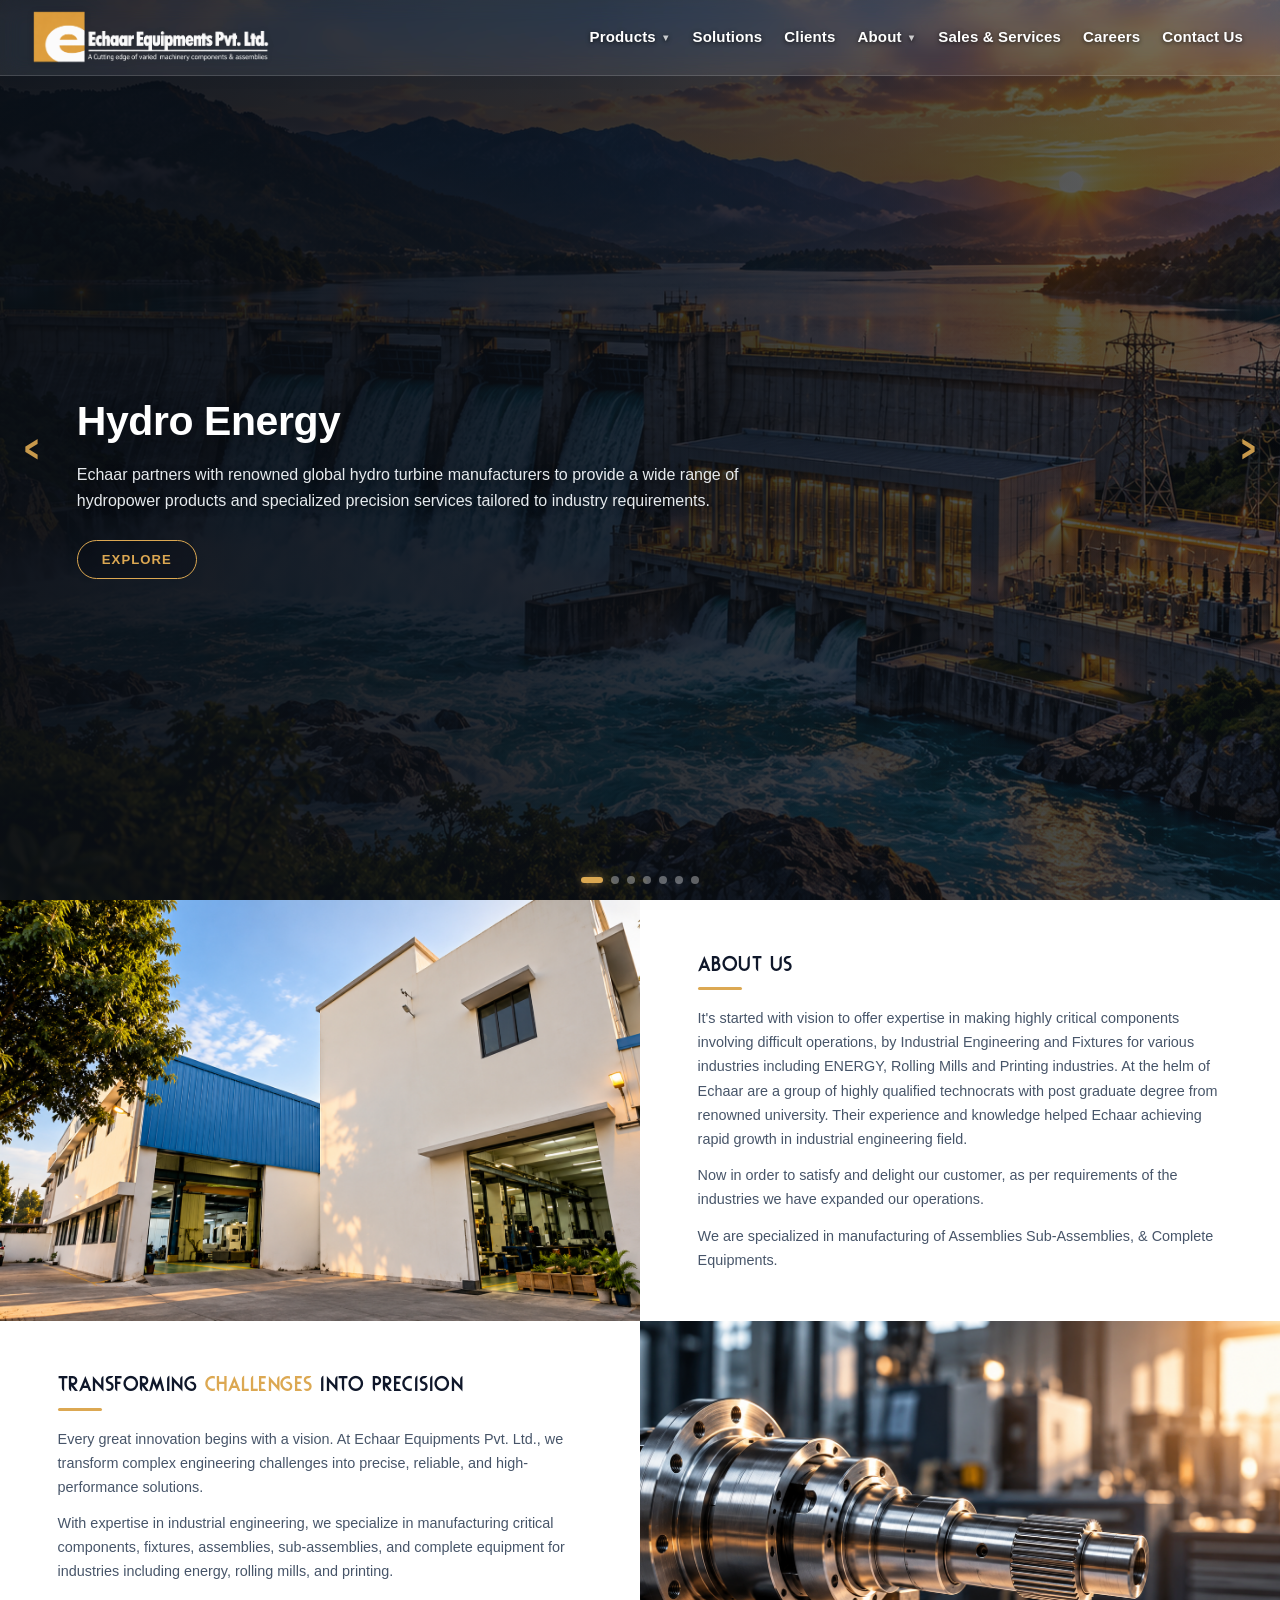
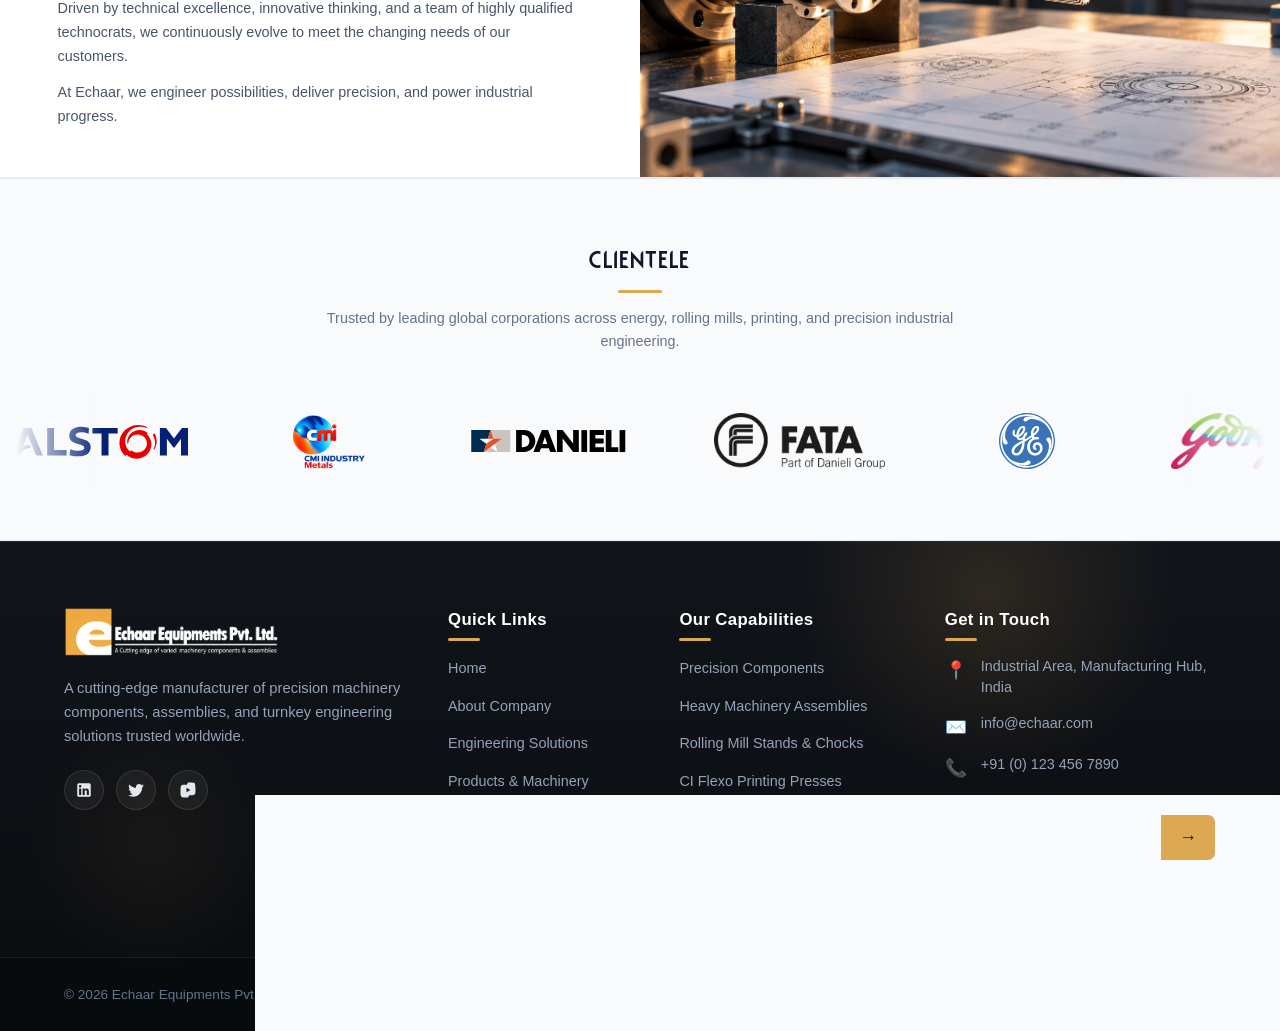
<file: html/index.html>
<!DOCTYPE html>
<html lang="en">
<head>
  <meta charset="UTF-8" />
  <meta name="viewport" content="width=device-width, initial-scale=1.0" />
  <title>Echaar Equipments Pvt. Ltd. | Precision Engineering & Turnkey Solutions</title>

  <!-- Favicon -->
  <link rel="icon" type="image/png" href="../logo/Echaar%20Equipments%20Favicon.png" />

  <!-- CSS Stylesheets -->
  <link rel="stylesheet" href="../css/common.css" />
  <link rel="stylesheet" href="../css/header.css" />
  <link rel="stylesheet" href="../css/style.css" />
  <link rel="stylesheet" href="../css/footor.css" />
</head>
<body class="home-page">

  <!-- ================= HEADER NAVBAR ================= -->
  <nav class="glass-navbar">
    <div class="nav-brand">
      <a href="index.html">
        <img 
          src="../logo/Echaar%20Equipments%20Logo.png" 
          alt="Echaar Equipments Logo" 
          class="nav-logo logo-dark"
        />
        <img 
          src="../logo/Echaar%20Equipments%20Logo%20footer.png" 
          alt="Echaar Equipments Logo" 
          class="nav-logo logo-light"
        />
      </a>
    </div>

    <!-- Mobile Toggle Button -->
    <button class="menu-toggle" id="menuToggle" aria-label="Toggle navigation">
      <span class="bar"></span>
      <span class="bar"></span>
      <span class="bar"></span>
    </button>

    <!-- Navigation Menu -->
    <ul class="nav-menu" id="navMenu">
    <!-- Products Dropdown: Products -> Group Title -> Group -->
    <li class="nav-item has-dropdown products-dropdown">
      <a href="products.html" class="nav-link">
        Products <span class="arrow-icon">▼</span>
      </a>
      <ul class="dropdown-menu products-menu">
        <div class="dropdown-division-col">
          <li class="dropdown-group-header">
            <span class="division-badge">Division</span>
            <span class="division-name">Converting Machinery Division</span>
          </li>
          <li class="dropdown-item">
            <a href="products.html?group=Ci+Flexopress">
              <span class="group-dot"></span>
              Ci Flexopress
            </a>
          </li>
          <li class="dropdown-item">
            <a href="products.html?group=FlexoDelight">
              <span class="group-dot"></span>
              FlexoDelight
            </a>
          </li>
          <li class="dropdown-item">
            <a href="products.html?group=Flexointelligent">
              <span class="group-dot"></span>
              Flexointelligent
            </a>
          </li>
          <li class="dropdown-item">
            <a href="products.html?group=Flexomaster">
              <span class="group-dot"></span>
              Flexomaster
            </a>
          </li>
        </div>
        <div class="dropdown-division-col">
          <li class="dropdown-group-header">
            <span class="division-badge">Division</span>
            <span class="division-name">Precision Manufacturing Division</span>
          </li>
          <li class="dropdown-item">
            <a href="products.html?group=Hydro+Energy">
              <span class="group-dot"></span>
              Hydro Energy
            </a>
          </li>
          <li class="dropdown-item">
            <a href="products.html?group=Windmill+Energy">
              <span class="group-dot"></span>
              Windmill Energy
            </a>
          </li>
          <li class="dropdown-item">
            <a href="products.html?group=Oil+%26+Gas">
              <span class="group-dot"></span>
              Oil & Gas
            </a>
          </li>
          <li class="dropdown-item">
            <a href="products.html?group=Cold+Rolling+Mills">
              <span class="group-dot"></span>
              Cold Rolling Mills
            </a>
          </li>
          <li class="dropdown-item">
            <a href="products.html?group=Valves">
              <span class="group-dot"></span>
              Valves
            </a>
          </li>
          <li class="dropdown-item">
            <a href="products.html?group=Construction+Equipments">
              <span class="group-dot"></span>
              Construction Equipments
            </a>
          </li>
          <li class="dropdown-item">
            <a href="products.html?group=Printing+Machines">
              <span class="group-dot"></span>
              Printing Machines
            </a>
          </li>
        </div>
      </ul>
    </li>

      <li class="nav-item">
        <a href="solutions.html" class="nav-link">Solutions</a>
      </li>

      <li class="nav-item">
        <a href="clients.html" class="nav-link">Clients</a>
      </li>

      <li class="nav-item has-dropdown">
        <a href="about.html" class="nav-link">
          About <span class="arrow-icon">▼</span>
        </a>
        <ul class="dropdown-menu">
          <li class="dropdown-item"><a href="about.html#about">About Us</a></li>
          <li class="dropdown-item"><a href="about.html#vision">Mission & Vision</a></li>
          <li class="dropdown-item"><a href="about.html#capabilities">Capabilities</a></li>
          <li class="dropdown-item"><a href="about.html#certifications">Certifications</a></li>
        </ul>
      </li>

      <li class="nav-item">
        <a href="#" class="nav-link">Sales & Services</a>
      </li>

      <li class="nav-item">
        <a href="careers.html" class="nav-link">Careers</a>
      </li>

      <li class="nav-item">
        <a href="contact.html" class="nav-link">Contact Us</a>
      </li>
    </ul>
  </nav>

  <!-- ================= MAIN CONTENT ================= -->
  <main>

    <!-- ================= 9-IMAGE HERO CAROUSEL ================= -->
    <section class="hero-carousel" aria-label="Featured Engineering Sectors">
      <div class="carousel-track-wrapper">
        <div class="carousel-track" id="carouselTrack">

          <!-- Slide 1: Hydro Energy -->
          <div class="carousel-slide active" data-index="0">
            <div class="slide-bg-image" style="background-image: url('../homepage%20images/Hydro%20Energy.png');"></div>
            <div class="slide-overlay"></div>
            <div class="slide-content-container">
              <div class="slide-content">
                <h1 class="slide-title">Hydro Energy</h1>
                <p class="slide-description">
                  Echaar partners with renowned global hydro turbine manufacturers to provide a wide range of hydropower products and specialized precision services tailored to industry requirements.
                </p>
                <div class="slide-actions">
                  <a href="products.html#energy" class="btn-outline-gold">EXPLORE</a>
                </div>
              </div>
            </div>
          </div>

          <!-- Slide 2: Windmill Energy -->
          <div class="carousel-slide" data-index="1">
            <div class="slide-bg-image" style="background-image: url('../homepage%20images/Windmill%20Energy.webp');"></div>
            <div class="slide-overlay"></div>
            <div class="slide-content-container">
              <div class="slide-content">
                <h2 class="slide-title">Windmill Energy</h2>
                <p class="slide-description">
                  Echaar has been actively involved in India's wind energy sector since its inception, delivering critical components and assemblies for technologically challenging applications.
                </p>
                <div class="slide-actions">
                  <a href="products.html#energy" class="btn-outline-gold">EXPLORE</a>
                </div>
              </div>
            </div>
          </div>

          <!-- Slide 3: Oil & Gas -->
          <div class="carousel-slide" data-index="2">
            <div class="slide-bg-image" style="background-image: url('../homepage%20images/Oil%20and%20Gas.png');"></div>
            <div class="slide-overlay"></div>
            <div class="slide-content-container">
              <div class="slide-content">
                <h2 class="slide-title">Oil & Gas</h2>
                <p class="slide-description">
                  Rapidly established expertise in manufacturing and exporting oil and gas components, meeting stringent quality standards while continuously expanding capabilities.
                </p>
                <div class="slide-actions">
                  <a href="products.html#valves" class="btn-outline-gold">EXPLORE</a>
                </div>
              </div>
            </div>
          </div>

          <!-- Slide 4: Cold Rolling Mills -->
          <div class="carousel-slide" data-index="3">
            <div class="slide-bg-image" style="background-image: url('../homepage%20images/Cold%20Rolling%20Mill.png');"></div>
            <div class="slide-overlay"></div>
            <div class="slide-content-container">
              <div class="slide-content">
                <h2 class="slide-title">Cold Rolling Mills</h2>
                <p class="slide-description">
                  Extensive experience in manufacturing a comprehensive range of components and equipment for cold rolling mills, offering turnkey solutions to meet diverse industry requirements.
                </p>
                <div class="slide-actions">
                  <a href="products.html#mills" class="btn-outline-gold">EXPLORE</a>
                </div>
              </div>
            </div>
          </div>

          <!-- Slide 5: Valves -->
          <div class="carousel-slide" data-index="4">
            <div class="slide-bg-image" style="background-image: url('../homepage%20images/Valve.png');"></div>
            <div class="slide-overlay"></div>
            <div class="slide-content-container">
              <div class="slide-content">
                <h2 class="slide-title">Valves</h2>
                <p class="slide-description">
                  Supplying high-performance industrial valves including gate valves, bellows-sealed valves, and critical components such as valve bodies, bonnets, and actuator bodies.
                </p>
                <div class="slide-actions">
                  <a href="products.html#valves" class="btn-outline-gold">EXPLORE</a>
                </div>
              </div>
            </div>
          </div>

          <!-- Slide 6: Construction Equipments -->
          <div class="carousel-slide" data-index="5">
            <div class="slide-bg-image" style="background-image: url('../homepage%20images/Construction%20machineries.png');"></div>
            <div class="slide-overlay"></div>
            <div class="slide-content-container">
              <div class="slide-content">
                <h2 class="slide-title">Construction Equipments</h2>
                <p class="slide-description">
                  Manufacturing high-precision, critical components for construction equipment used in high-pressure applications, including rotary actuator housings and manifolds.
                </p>
                <div class="slide-actions">
                  <a href="products.html#mills" class="btn-outline-gold">EXPLORE</a>
                </div>
              </div>
            </div>
          </div>

          <!-- Slide 7: Printing Machines -->
          <div class="carousel-slide" data-index="6">
            <div class="slide-bg-image" style="background-image: url('../homepage%20images/High-Tech%20Printing%20Press%20Production%20Floor.webp');"></div>
            <div class="slide-overlay"></div>
            <div class="slide-content-container">
              <div class="slide-content">
                <h2 class="slide-title">Printing Machines</h2>
                <p class="slide-description">
                  Echaar manufactures state-of-the-art Central Impression Flexographic Printing Presses (CI Flexo) ensuring superior printing quality, high dimensional accuracy, and world-class performance.
                </p>
                <div class="slide-actions">
                  <a href="products.html#printing" class="btn-outline-gold">EXPLORE</a>
                </div>
              </div>
            </div>
          </div>

        </div>
      </div>

      <!-- Minimalist Rodondo Font Side Arrows (Echaar Primary Colour) -->
      <button class="carousel-arrow prev-arrow" id="prevSlideBtn" aria-label="Previous Slide">&lt;</button>
      <button class="carousel-arrow next-arrow" id="nextSlideBtn" aria-label="Next Slide">&gt;</button>

      <!-- Slide Indicators / Pagination Dots -->
      <div class="carousel-indicators" id="carouselIndicators"></div>
    </section>

    <!-- ================= HOMEPAGE SHOWCASE / OVERVIEW ================= -->
    <section class="home-showcase-section">
      <div class="showcase-container">

        <!-- Row 1: Echaar Equipments Facility + Corporate Background -->
        <div class="showcase-row showcase-row-1">
          <div class="showcase-image-col">
            <img 
              src="../homepage%20images/Echaar%20Equipments.png" 
              alt="Echaar Equipments Manufacturing Facility" 
              class="showcase-img"
              loading="lazy"
            />
          </div>
          <div class="showcase-text-col">
            <h2 class="showcase-title">ABOUT US</h2>
            <div class="showcase-title-bar"></div>
            <p>
              It's started with vision to offer expertise in making highly critical components involving difficult operations, by Industrial Engineering and Fixtures for various industries including ENERGY, Rolling Mills and Printing industries. At the helm of Echaar are a group of highly qualified technocrats with post graduate degree from renowned university. Their experience and knowledge helped Echaar achieving rapid growth in industrial engineering field.
            </p>
            <p>
              Now in order to satisfy and delight our customer, as per requirements of the industries we have expanded our operations.
            </p>
            <p>
              We are specialized in manufacturing of Assemblies Sub-Assemblies, & Complete Equipments.
            </p>
          </div>
        </div>

        <!-- Row 2: Transforming Challenges Into Precision + Precision Machined Component -->
        <div class="showcase-row showcase-row-2 reverse-mobile">
          <div class="showcase-text-col">
            <h2 class="showcase-title">
              TRANSFORMING <span class="text-gold">CHALLENGES</span> INTO PRECISION
            </h2>
            <div class="showcase-title-bar"></div>
            <p>
              Every great innovation begins with a vision. At Echaar Equipments Pvt. Ltd., we transform complex engineering challenges into precise, reliable, and high-performance solutions.
            </p>
            <p>
              With expertise in industrial engineering, we specialize in manufacturing critical components, fixtures, assemblies, sub-assemblies, and complete equipment for industries including energy, rolling mills, and printing.
            </p>
            <p>
              Driven by technical excellence, innovative thinking, and a team of highly qualified technocrats, we continuously evolve to meet the changing needs of our customers.
            </p>
            <p>
              At Echaar, we engineer possibilities, deliver precision, and power industrial progress.
            </p>
          </div>
          <div class="showcase-image-col">
            <img 
              src="../homepage%20images/Precision%20Engineering.png" 
              alt="Precision Machined Engineering Component on Blueprint" 
              class="showcase-img"
              loading="lazy"
            />
          </div>
        </div>

      </div>
    </section>

    <!-- ================= LATEST NEWS SECTION (Google Sheets Live Feed) ================= -->
    <section class="home-news-section" id="homeNewsSection" style="display: none;">
      <div class="news-container">
        <div class="news-section-header">
          <h2 class="news-section-title">LATEST NEWS</h2>
          <div class="news-title-bar"></div>
          <p class="news-section-subtitle">
            Recent milestones, prestigious accolades, and corporate announcements from Echaar.
          </p>
        </div>

        <!-- 2 cards per row grid -->
        <div class="news-cards-grid" id="newsCardsGrid">
          <!-- Dynamically populated from Google Sheets -->
        </div>
      </div>
    </section>

    <!-- ================= CLIENT LOGOS CAROUSEL ================= -->
    <section class="home-clients-section">
      <div class="clients-section-header">
        <h2 class="clients-section-title">CLIENTELE</h2>
        <div class="clients-title-bar"></div>
        <p class="clients-section-subtitle">
          Trusted by leading global corporations across energy, rolling mills, printing, and precision industrial engineering.
        </p>
      </div>

      <div class="clients-carousel-viewport">
        <!-- Edge Gradient Fades for Infinite Feel -->
        <div class="clients-edge-fade fade-left"></div>
        <div class="clients-edge-fade fade-right"></div>

        <!-- Continuous Infinite Scrolling Track -->
        <div class="clients-carousel-track">
          <!-- Set 1 -->
          <div class="client-logo-card">
            <div class="client-logo-img-box">
              <img src="../clients/alstom-2.svg" alt="Alstom Logo" loading="lazy" />
            </div>
          </div>

          <div class="client-logo-card">
            <div class="client-logo-img-box">
              <img src="../clients/cmi-logo.webp" alt="CMI Industry Logo" loading="lazy" />
            </div>
          </div>

          <div class="client-logo-card">
            <div class="client-logo-img-box">
              <img src="../clients/logo_danieli.svg" alt="Danieli Logo" loading="lazy" />
            </div>
          </div>

          <div class="client-logo-card">
            <div class="client-logo-img-box">
              <img src="../clients/fatagroup-logo-d.png" alt="FATA Group Logo" loading="lazy" />
            </div>
          </div>

          <div class="client-logo-card">
            <div class="client-logo-img-box">
              <img src="../clients/general-electric.svg" alt="General Electric Logo" loading="lazy" />
            </div>
          </div>

          <div class="client-logo-card">
            <div class="client-logo-img-box">
              <img src="../clients/godrej-seeklogo.png" alt="Godrej Logo" loading="lazy" />
            </div>
          </div>

          <div class="client-logo-card">
            <div class="client-logo-img-box">
              <img src="../clients/Larsen___Toubro_idEyGWMyqs_0.svg" alt="Larsen & Toubro Logo" loading="lazy" />
            </div>
          </div>

          <div class="client-logo-card">
            <div class="client-logo-img-box">
              <img src="../clients/Manroland_Logo.svg.webp" alt="Manroland Logo" loading="lazy" />
            </div>
          </div>

          <div class="client-logo-card">
            <div class="client-logo-img-box">
              <img src="../clients/Manugraph%20Technology%20Logo.png" alt="Manugraph Technology Logo" loading="lazy" />
            </div>
          </div>

          <div class="client-logo-card">
            <div class="client-logo-img-box">
              <img src="../clients/suzlon-energy-logo.svg" alt="Suzlon Energy Logo" loading="lazy" />
            </div>
          </div>

          <div class="client-logo-card">
            <div class="client-logo-img-box">
              <img src="../clients/VW-India-Registered-Logo-1-scaled-200x43.jpg" alt="Volkswagen India Logo" loading="lazy" />
            </div>
          </div>

          <div class="client-logo-card">
            <div class="client-logo-img-box">
              <img src="../clients/wartsila-seeklogo.png" alt="Wärtsilä Logo" loading="lazy" />
            </div>
          </div>

          <!-- Set 2 (Identical Clones for Seamless Continuous Loop) -->
          <div class="client-logo-card" aria-hidden="true">
            <div class="client-logo-img-box">
              <img src="../clients/alstom-2.svg" alt="Alstom Logo" loading="lazy" />
            </div>
          </div>

          <div class="client-logo-card" aria-hidden="true">
            <div class="client-logo-img-box">
              <img src="../clients/cmi-logo.webp" alt="CMI Industry Logo" loading="lazy" />
            </div>
          </div>

          <div class="client-logo-card" aria-hidden="true">
            <div class="client-logo-img-box">
              <img src="../clients/logo_danieli.svg" alt="Danieli Logo" loading="lazy" />
            </div>
          </div>

          <div class="client-logo-card" aria-hidden="true">
            <div class="client-logo-img-box">
              <img src="../clients/fatagroup-logo-d.png" alt="FATA Group Logo" loading="lazy" />
            </div>
          </div>

          <div class="client-logo-card" aria-hidden="true">
            <div class="client-logo-img-box">
              <img src="../clients/general-electric.svg" alt="General Electric Logo" loading="lazy" />
            </div>
          </div>

          <div class="client-logo-card" aria-hidden="true">
            <div class="client-logo-img-box">
              <img src="../clients/godrej-seeklogo.png" alt="Godrej Logo" loading="lazy" />
            </div>
          </div>

          <div class="client-logo-card" aria-hidden="true">
            <div class="client-logo-img-box">
              <img src="../clients/Larsen___Toubro_idEyGWMyqs_0.svg" alt="Larsen & Toubro Logo" loading="lazy" />
            </div>
          </div>

          <div class="client-logo-card" aria-hidden="true">
            <div class="client-logo-img-box">
              <img src="../clients/Manroland_Logo.svg.webp" alt="Manroland Logo" loading="lazy" />
            </div>
          </div>

          <div class="client-logo-card" aria-hidden="true">
            <div class="client-logo-img-box">
              <img src="../clients/Manugraph%20Technology%20Logo.png" alt="Manugraph Technology Logo" loading="lazy" />
            </div>
          </div>

          <div class="client-logo-card" aria-hidden="true">
            <div class="client-logo-img-box">
              <img src="../clients/suzlon-energy-logo.svg" alt="Suzlon Energy Logo" loading="lazy" />
            </div>
          </div>

          <div class="client-logo-card" aria-hidden="true">
            <div class="client-logo-img-box">
              <img src="../clients/VW-India-Registered-Logo-1-scaled-200x43.jpg" alt="Volkswagen India Logo" loading="lazy" />
            </div>
          </div>

          <div class="client-logo-card" aria-hidden="true">
            <div class="client-logo-img-box">
              <img src="../clients/wartsila-seeklogo.png" alt="Wärtsilä Logo" loading="lazy" />
            </div>
          </div>
        </div>
      </div>
    </section>

  </main>

  <!-- ================= FOOTER ================= -->
  <footer class="glass-footer">
    <div class="footer-container">

      <!-- Column 1: Brand Info & Socials -->
      <div class="footer-col brand-col">
        <a href="index.html" class="footer-logo-link">
          <img 
            src="../logo/Echaar%20Equipments%20Logo%20footer.png" 
            alt="Echaar Equipments Logo" 
            class="footer-logo"
          />
        </a>
        <p class="company-desc">
          A cutting-edge manufacturer of precision machinery components, assemblies, and turnkey engineering solutions trusted worldwide.
        </p>
        <div class="footer-socials">
          <a href="#" aria-label="LinkedIn"><svg width="18" height="18" viewBox="0 0 24 24" fill="currentColor"><path d="M19 3a2 2 0 0 1 2 2v14a2 2 0 0 1-2 2H5a2 2 0 0 1-2-2V5a2 2 0 0 1 2-2h14m-.5 15.5v-5.3a3.26 3.26 0 0 0-3.26-3.26c-.85 0-1.84.52-2.28 1.3v-1.11h-2.79v8.37h2.79v-4.93c0-.77.62-1.4 1.39-1.4a1.4 1.4 0 0 1 1.4 1.4v4.93h2.75M6.88 8.56a1.68 1.68 0 0 0 1.68-1.68c0-.93-.75-1.69-1.68-1.69a1.69 1.69 0 0 0-1.69 1.69c0 .93.76 1.68 1.69 1.68m1.39 9.94v-8.37H5.5v8.37h2.77z"/></svg></a>
          <a href="#" aria-label="Twitter"><svg width="18" height="18" viewBox="0 0 24 24" fill="currentColor"><path d="M22.46 6c-.77.35-1.6.58-2.46.69.88-.53 1.56-1.37 1.88-2.38-.83.5-1.75.85-2.72 1.05C18.37 4.5 17.26 4 16 4c-2.35 0-4.27 1.92-4.27 4.29 0 .34.04.67.11.98C8.28 9.09 5.11 7.38 3 4.79c-.37.63-.58 1.37-.58 2.15 0 1.49.75 2.81 1.91 3.56-.71 0-1.37-.2-1.95-.5v.05c0 2.08 1.48 3.82 3.44 4.21a4.22 4.22 0 0 1-1.93.07 4.28 4.28 0 0 0 4 2.98 8.521 8.521 0 0 1-5.33 1.84c-.34 0-.68-.02-1.02-.06C3.44 20.29 5.7 21 8.12 21 16 21 20.33 14.46 20.33 8.79c0-.19 0-.37-.01-.56.84-.6 1.56-1.36 2.14-2.23z"/></svg></a>
          <a href="#" aria-label="YouTube"><svg width="18" height="18" viewBox="0 0 24 24" fill="currentColor"><path d="M10 15l5.19-3L10 9v6m11.56-7.83c.13.47.22 1.1.28 1.9.07.8.1 1.49.1 2.09L22 12c0 2.19-.16 3.8-.44 4.83-.25.9-.83 1.48-1.73 1.73-.47.13-1.33.22-2.65.28-1.3.07-2.49.1-3.59.1L12 22c-4.19 0-6.8-.16-7.83-.44-.9-.25-1.48-.83-1.73-1.73-.13-.47-.22-1.1-.28-1.9-.07-.8-.1-1.49-.1-2.09L2 12c0-2.19.16-3.8.44-4.83.25-.9.83-1.48 1.73-1.73.47-.13 1.33-.22 2.65-.28 1.3-.07 2.49-.1 3.59-.1L12 2c4.19 0 6.8.16 7.83.44.9.25 1.48.83 1.73 1.73z"/></svg></a>
        </div>
      </div>

      <!-- Column 2: Quick Links -->
      <div class="footer-col">
        <h4 class="col-title">Quick Links</h4>
        <ul class="footer-links">
          <li><a href="index.html">Home</a></li>
          <li><a href="about.html">About Company</a></li>
          <li><a href="solutions.html">Engineering Solutions</a></li>
          <li><a href="products.html">Products & Machinery</a></li>
          <li><a href="clients.html">Clients & Partners</a></li>
          <li><a href="careers.html">Careers</a></li>
          <li><a href="contact.html">Contact Us</a></li>
        </ul>
      </div>

      <!-- Column 3: Capabilities -->
      <div class="footer-col">
        <h4 class="col-title">Our Capabilities</h4>
        <ul class="footer-links">
          <li><a href="products.html#precision">Precision Components</a></li>
          <li><a href="products.html#precision">Heavy Machinery Assemblies</a></li>
          <li><a href="products.html#mills">Rolling Mill Stands & Chocks</a></li>
          <li><a href="products.html#printing">CI Flexo Printing Presses</a></li>
          <li><a href="about.html#capabilities">Quality & Testing</a></li>
        </ul>
      </div>

      <!-- Column 4: Contact & Newsletter -->
      <div class="footer-col">
        <h4 class="col-title">Get in Touch</h4>
        <div class="contact-item">
          <span class="icon">📍</span>
          <p>Industrial Area, Manufacturing Hub, India</p>
        </div>
        <div class="contact-item">
          <span class="icon">✉️</span>
          <p><a href="mailto:info@echaar.com">info@echaar.com</a></p>
        </div>
        <div class="contact-item">
          <span class="icon">📞</span>
          <p><a href="tel:+910000000000">+91 (0) 123 456 7890</a></p>
        </div>

        <form class="footer-newsletter" id="footerForm">
          <input type="email" placeholder="Enter your email" required aria-label="Email Address" />
          <button type="submit" aria-label="Subscribe">→</button>
        </form>
      </div>

    </div>

    <!-- Bottom Bar -->
    <div class="footer-bottom">
      <div class="footer-bottom-container">
        <p>&copy; <span id="currentYear"></span> Echaar Equipments Pvt. Ltd. All rights reserved.</p>
        <div class="bottom-links">
          <a href="#">Privacy Policy</a>
          <span>•</span>
          <a href="#">Terms of Use</a>
          <span>•</span>
          <button type="button" id="backToTop" class="back-to-top">Back to top ↑</button>
        </div>
      </div>
    </div>
  </footer>

  <!-- JavaScript Files -->
  <script src="../js/header.js"></script>
  <script src="../js/script.js"></script>
  <script src="../js/footor.js"></script>
</body>
</html>
</file>
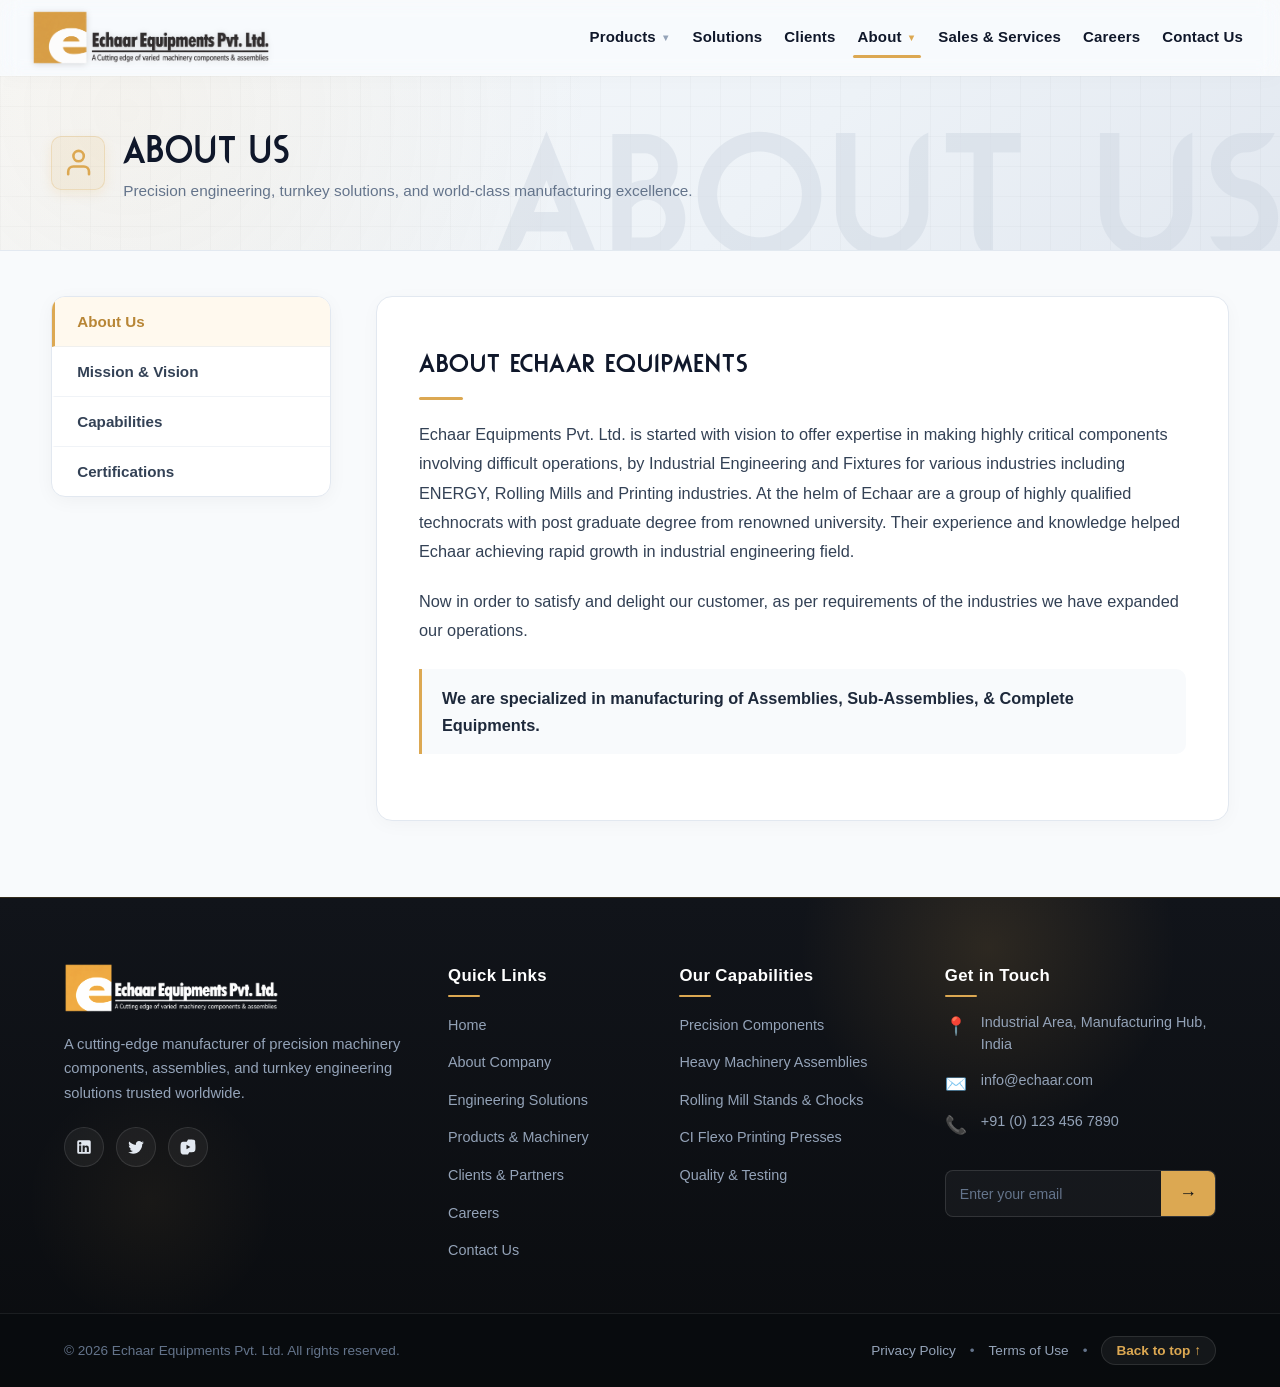
<file: html/about.html>
<!DOCTYPE html>
<html lang="en">
<head>
  <meta charset="UTF-8" />
  <meta name="viewport" content="width=device-width, initial-scale=1.0" />
  <title>About Us | Echaar Equipments Pvt. Ltd.</title>

  <!-- Favicon -->
  <link rel="icon" type="image/png" href="../logo/Echaar%20Equipments%20Favicon.png" />

  <!-- CSS Stylesheets -->
  <link rel="stylesheet" href="../css/common.css" />
  <link rel="stylesheet" href="../css/header.css" />
  <link rel="stylesheet" href="../css/about.css" />
  <link rel="stylesheet" href="../css/footor.css" />
</head>
<body>

  <!-- ================= HEADER NAVBAR ================= -->
  <nav class="glass-navbar">
    <div class="nav-brand">
      <a href="index.html">
        <img src="../logo/Echaar%20Equipments%20Logo.png" alt="Echaar Equipments Logo" class="nav-logo" />
      </a>
    </div>

    <!-- Mobile Hamburger Toggle -->
    <button class="menu-toggle" id="menuToggle" aria-label="Toggle navigation">
      <span class="bar"></span>
      <span class="bar"></span>
      <span class="bar"></span>
    </button>

    <!-- Navigation Menu -->
    <ul class="nav-menu" id="navMenu">
    <!-- Products Dropdown: Products -> Group Title -> Group -->
    <li class="nav-item has-dropdown products-dropdown">
      <a href="products.html" class="nav-link">
        Products <span class="arrow-icon">▼</span>
      </a>
      <ul class="dropdown-menu products-menu">
        <div class="dropdown-division-col">
          <li class="dropdown-group-header">
            <span class="division-badge">Division</span>
            <span class="division-name">Converting Machinery Division</span>
          </li>
          <li class="dropdown-item">
            <a href="products.html?group=Ci+Flexopress">
              <span class="group-dot"></span>
              Ci Flexopress
            </a>
          </li>
          <li class="dropdown-item">
            <a href="products.html?group=FlexoDelight">
              <span class="group-dot"></span>
              FlexoDelight
            </a>
          </li>
          <li class="dropdown-item">
            <a href="products.html?group=Flexointelligent">
              <span class="group-dot"></span>
              Flexointelligent
            </a>
          </li>
          <li class="dropdown-item">
            <a href="products.html?group=Flexomaster">
              <span class="group-dot"></span>
              Flexomaster
            </a>
          </li>
        </div>
        <div class="dropdown-division-col">
          <li class="dropdown-group-header">
            <span class="division-badge">Division</span>
            <span class="division-name">Precision Manufacturing Division</span>
          </li>
          <li class="dropdown-item">
            <a href="products.html?group=Hydro+Energy">
              <span class="group-dot"></span>
              Hydro Energy
            </a>
          </li>
          <li class="dropdown-item">
            <a href="products.html?group=Windmill+Energy">
              <span class="group-dot"></span>
              Windmill Energy
            </a>
          </li>
          <li class="dropdown-item">
            <a href="products.html?group=Oil+%26+Gas">
              <span class="group-dot"></span>
              Oil & Gas
            </a>
          </li>
          <li class="dropdown-item">
            <a href="products.html?group=Cold+Rolling+Mills">
              <span class="group-dot"></span>
              Cold Rolling Mills
            </a>
          </li>
          <li class="dropdown-item">
            <a href="products.html?group=Valves">
              <span class="group-dot"></span>
              Valves
            </a>
          </li>
          <li class="dropdown-item">
            <a href="products.html?group=Construction+Equipments">
              <span class="group-dot"></span>
              Construction Equipments
            </a>
          </li>
          <li class="dropdown-item">
            <a href="products.html?group=Printing+Machines">
              <span class="group-dot"></span>
              Printing Machines
            </a>
          </li>
        </div>
      </ul>
    </li>

      <li class="nav-item">
        <a href="solutions.html" class="nav-link">Solutions</a>
      </li>

      <li class="nav-item">
        <a href="clients.html" class="nav-link">Clients</a>
      </li>

      <li class="nav-item has-dropdown">
        <a href="about.html" class="nav-link active">
          About <span class="arrow-icon">▼</span>
        </a>
        <ul class="dropdown-menu">
          <li class="dropdown-item"><a href="about.html#about">About Us</a></li>
          <li class="dropdown-item"><a href="about.html#vision">Mission & Vision</a></li>
          <li class="dropdown-item"><a href="about.html#capabilities">Capabilities</a></li>
          <li class="dropdown-item"><a href="about.html#certifications">Certifications</a></li>
        </ul>
      </li>

      <li class="nav-item">
        <a href="#" class="nav-link">Sales & Services</a>
      </li>

      <li class="nav-item">
        <a href="careers.html" class="nav-link">Careers</a>
      </li>

      <li class="nav-item">
        <a href="contact.html" class="nav-link">Contact Us</a>
      </li>
    </ul>
  </nav>

  <!-- ================= INNER PAGE BANNER ================= -->
  <section class="page-title-banner">
    <div class="banner-content">
      <div class="banner-header-flex">
        <div class="banner-icon">
          <svg viewBox="0 0 24 24" fill="none" stroke="currentColor" stroke-width="2" stroke-linecap="round" stroke-linejoin="round">
            <path d="M20 21v-2a4 4 0 0 0-4-4H8a4 4 0 0 0-4 4v2"></path>
            <circle cx="12" cy="7" r="4"></circle>
          </svg>
        </div>
        <div>
          <h1 class="banner-title">About Us</h1>
          <p class="banner-subtitle">Precision engineering, turnkey solutions, and world-class manufacturing excellence.</p>
        </div>
      </div>
    </div>
    <span class="banner-watermark">ABOUT US</span>
  </section>

  <!-- ================= MAIN ABOUT CONTENT WITH SIDEBAR TABS ================= -->
  <main class="about-viewport">
    <div class="about-layout">

      <!-- Left Sidebar Navigation Card -->
      <aside class="about-sidebar" role="tablist" aria-label="About Navigation">
        <button class="about-tab-btn active" data-tab="about" role="tab" aria-selected="true" aria-controls="about">
          About Us
        </button>
        <button class="about-tab-btn" data-tab="vision" role="tab" aria-selected="false" aria-controls="vision">
          Mission & Vision
        </button>
        <button class="about-tab-btn" data-tab="capabilities" role="tab" aria-selected="false" aria-controls="capabilities">
          Capabilities
        </button>
        <button class="about-tab-btn" data-tab="certifications" role="tab" aria-selected="false" aria-controls="certifications">
          Certifications
        </button>
      </aside>

      <!-- Right Tab Content Area -->
      <section class="about-content-area">

        <!-- Panel 1: About Us -->
        <article class="about-tab-panel active" id="about" role="tabpanel" aria-labelledby="tab-about">
          <h2 class="panel-title">About Echaar Equipments</h2>
          <div class="about-text-body">
            <p>
              Echaar Equipments Pvt. Ltd. is started with vision to offer expertise in making highly critical components involving difficult operations, by Industrial Engineering and Fixtures for various industries including ENERGY, Rolling Mills and Printing industries. At the helm of Echaar are a group of highly qualified technocrats with post graduate degree from renowned university. Their experience and knowledge helped Echaar achieving rapid growth in industrial engineering field.
            </p>
            <p>
              Now in order to satisfy and delight our customer, as per requirements of the industries we have expanded our operations.
            </p>
            <div class="about-highlight-box">
              We are specialized in manufacturing of Assemblies, Sub-Assemblies, & Complete Equipments.
            </div>
          </div>
        </article>

        <!-- Panel 2: Mission & Vision -->
        <article class="about-tab-panel" id="vision" role="tabpanel" aria-labelledby="tab-vision">
          <h2 class="panel-title">Mission & Vision</h2>
          
          <div class="mv-section-block">
            <h3 class="mv-section-title">
              Our Vision
              <span class="mv-tag">2030 Roadmap</span>
            </h3>
            <ul class="mv-list">
              <li>
                <span class="mv-bullet">✦</span>
                <span>To become one of the top 5 ITNS manufacturer in India by 2030.</span>
              </li>
              <li>
                <span class="mv-bullet">✦</span>
                <span>To become a Global leader in supplying the best and economical Renewable Energy products.</span>
              </li>
              <li>
                <span class="mv-bullet">✦</span>
                <span>To become top 5 exporters among the ITNS manufacturer in India.</span>
              </li>
              <li>
                <span class="mv-bullet">✦</span>
                <span>To become one of the renowned names in building printing machines.</span>
              </li>
              <li>
                <span class="mv-bullet">✦</span>
                <span>Diversified business strategy to have sustainable growth in global market.</span>
              </li>
              <li>
                <span class="mv-bullet">✦</span>
                <span>To develop the best team of employees and suppliers.</span>
              </li>
            </ul>
          </div>

          <div class="mv-section-block">
            <h3 class="mv-section-title">
              Our Mission
              <span class="mv-tag">Core Objectives</span>
            </h3>
            <ul class="mv-list">
              <li>
                <span class="mv-bullet">✦</span>
                <span>To identify the upcoming industrial segments and successfully develop and supply quality economical products to sustain in global market and keep the maximum growth rate.</span>
              </li>
              <li>
                <span class="mv-bullet">✦</span>
                <span>To offer products and services to customers at most competitive prices by means of latest technology and innovative manufacturing.</span>
              </li>
              <li>
                <span class="mv-bullet">✦</span>
                <span>To develop critical and precision products for the leading companies globally in respective industrial sector.</span>
              </li>
              <li>
                <span class="mv-bullet">✦</span>
                <span>To collaborate with technology experts and design, develop and manufacture the best printing machines.</span>
              </li>
              <li>
                <span class="mv-bullet">✦</span>
                <span>To continuously train the employees and supplier by upgrading the skills, knowledge and nurture values to establish the Best Working Practices, Environment, Health, Safety & QMS practices.</span>
              </li>
              <li>
                <span class="mv-bullet">✦</span>
                <span>To introduce latest technology in manufacturing to enhance quality, productivity and economical cost of production.</span>
              </li>
            </ul>
          </div>
        </article>

        <!-- Panel 3: Capabilities -->
        <article class="about-tab-panel" id="capabilities" role="tabpanel" aria-labelledby="tab-capabilities">
          <h2 class="panel-title">Our Capabilities</h2>
          <p class="about-text-body">
            Comprehensive infrastructure equipped with advanced machinery and testing capabilities for high-precision manufacturing.
          </p>

          <div class="capabilities-grid">
            <div class="capability-card">
              <h4>Machining</h4>
              <p>CNC Machining of Critical Heavy Components, High Precision Machining involving critical process planning.</p>
            </div>

            <div class="capability-card">
              <h4>Heavy Fabrication</h4>
              <p>Quality Fabrications of Ferrous & Non Ferrous Metals, CNC Profile Cutting, Quality Welding through WPS, PQR & Qualified Welders.</p>
            </div>

            <div class="capability-card">
              <h4>Welding Processes</h4>
              <p>Specialized welding expertise including SMAW, SAW, FCAW, TIG, MIG & MAG processes for complex geometries.</p>
            </div>

            <div class="capability-card">
              <h4>Paint Shop</h4>
              <p>State of the Art Blasting and Painting booth with certified C5 Marine Painting capabilities.</p>
            </div>

            <div class="capability-card">
              <h4>Engineering & Management</h4>
              <p>Turnkey Project Management, Product Development, Research & Development, and advanced Industrial Engineering.</p>
            </div>

            <div class="capability-card">
              <h4>Quality Assurance & QA/QC</h4>
              <p>QAP Receipt QA, In-process QA & Final QA. High-precision CMM, Masters Slip Gauges, and Surfaces Roughness Testers.</p>
            </div>

            <div class="capability-card">
              <h4>Nondestructive Testing (NDT)</h4>
              <p>Certified NDT testing including Ultrasonic Testing, Hardness Testing, Magnetic Particle Testing, and Dye Penetrant Testing.</p>
            </div>
          </div>
        </article>

        <!-- Panel 4: Certifications -->
        <article class="about-tab-panel" id="certifications" role="tabpanel" aria-labelledby="tab-certifications">
          <h2 class="panel-title">Certifications & Quality Accreditations</h2>
          <p class="certifications-intro">
            Echaar Equipments Pvt. Ltd. is committed to maintaining the highest standards of quality and excellence. Our manufacturing processes and quality management systems are certified by leading global authorities.
          </p>

          <div class="certificates-grid">
            <!-- 1. ISO 9001 NABCB Certificate -->
            <div class="cert-card">
              <div class="cert-preview-wrapper">
                <span class="cert-icon-placeholder">📜</span>
              </div>
              <h4 class="cert-title">ISO 9001:2015 NABCB Quality Certificate</h4>
              <a href="../certificates/Certificate_NABCB_ISO_9001_639118592554103204_Ver_1.pdf" target="_blank" class="cert-view-btn">
                View Certificate PDF →
              </a>
            </div>

            <!-- 2. NSIC-CRISIL Certificate -->
            <div class="cert-card">
              <div class="cert-preview-wrapper">
                <img src="../certificates/NSIC-CRISIL-CERTIFICATE-2018-19.jpg" alt="NSIC-CRISIL Certificate" loading="lazy" />
              </div>
              <h4 class="cert-title">NSIC - CRISIL Rating (2018-19)</h4>
              <a href="../certificates/NSIC-CRISIL-CERTIFICATE-2018-19.jpg" target="_blank" class="cert-view-btn">
                View Certificate →
              </a>
            </div>

            <!-- 3. Award SME 2017 -->
            <div class="cert-card">
              <div class="cert-preview-wrapper">
                <span class="cert-icon-placeholder">🏆</span>
              </div>
              <h4 class="cert-title">National Award SME 2017</h4>
              <a href="../certificates/AWARD%20SME%202017.pdf" target="_blank" class="cert-view-btn">
                View Award PDF →
              </a>
            </div>

            <!-- 4. Certificate 2 -->
            <div class="cert-card">
              <div class="cert-preview-wrapper">
                <img src="../certificates/certificate_2.jpg" alt="CRISIL Certified" loading="lazy" />
              </div>
              <h4 class="cert-title">CRISIL Performance Assessment</h4>
              <a href="../certificates/certificate_2.jpg" target="_blank" class="cert-view-btn">
                View Certificate →
              </a>
            </div>

            <!-- 5. Vision Mission & Quality Policy -->
            <div class="cert-card">
              <div class="cert-preview-wrapper">
                <span class="cert-icon-placeholder">📑</span>
              </div>
              <h4 class="cert-title">Vision, Mission & Quality Policy</h4>
              <a href="../certificates/Echaar-Vision-Mission-and-Quality-Policy.pdf" target="_blank" class="cert-view-btn">
                View Policy PDF →
              </a>
            </div>
          </div>
        </article>

      </section>

    </div>
  </main>

  <!-- ================= FOOTER ================= -->
  <footer class="glass-footer">
    <div class="footer-container">

      <!-- Column 1: Brand Info & Socials -->
      <div class="footer-col brand-col">
        <a href="index.html" class="footer-logo-link">
          <img 
            src="../logo/Echaar%20Equipments%20Logo%20footer.png" 
            alt="Echaar Equipments Logo" 
            class="footer-logo"
          />
        </a>
        <p class="company-desc">
          A cutting-edge manufacturer of precision machinery components, assemblies, and turnkey engineering solutions trusted worldwide.
        </p>
        <div class="footer-socials">
          <a href="#" aria-label="LinkedIn"><svg width="18" height="18" viewBox="0 0 24 24" fill="currentColor"><path d="M19 3a2 2 0 0 1 2 2v14a2 2 0 0 1-2 2H5a2 2 0 0 1-2-2V5a2 2 0 0 1 2-2h14m-.5 15.5v-5.3a3.26 3.26 0 0 0-3.26-3.26c-.85 0-1.84.52-2.28 1.3v-1.11h-2.79v8.37h2.79v-4.93c0-.77.62-1.4 1.39-1.4a1.4 1.4 0 0 1 1.4 1.4v4.93h2.75M6.88 8.56a1.68 1.68 0 0 0 1.68-1.68c0-.93-.75-1.69-1.68-1.69a1.69 1.69 0 0 0-1.69 1.69c0 .93.76 1.68 1.69 1.68m1.39 9.94v-8.37H5.5v8.37h2.77z"/></svg></a>
          <a href="#" aria-label="Twitter"><svg width="18" height="18" viewBox="0 0 24 24" fill="currentColor"><path d="M22.46 6c-.77.35-1.6.58-2.46.69.88-.53 1.56-1.37 1.88-2.38-.83.5-1.75.85-2.72 1.05C18.37 4.5 17.26 4 16 4c-2.35 0-4.27 1.92-4.27 4.29 0 .34.04.67.11.98C8.28 9.09 5.11 7.38 3 4.79c-.37.63-.58 1.37-.58 2.15 0 1.49.75 2.81 1.91 3.56-.71 0-1.37-.2-1.95-.5v.05c0 2.08 1.48 3.82 3.44 4.21a4.22 4.22 0 0 1-1.93.07 4.28 4.28 0 0 0 4 2.98 8.521 8.521 0 0 1-5.33 1.84c-.34 0-.68-.02-1.02-.06C3.44 20.29 5.7 21 8.12 21 16 21 20.33 14.46 20.33 8.79c0-.19 0-.37-.01-.56.84-.6 1.56-1.36 2.14-2.23z"/></svg></a>
          <a href="#" aria-label="YouTube"><svg width="18" height="18" viewBox="0 0 24 24" fill="currentColor"><path d="M10 15l5.19-3L10 9v6m11.56-7.83c.13.47.22 1.1.28 1.9.07.8.1 1.49.1 2.09L22 12c0 2.19-.16 3.8-.44 4.83-.25.9-.83 1.48-1.73 1.73-.47.13-1.33.22-2.65.28-1.3.07-2.49.1-3.59.1L12 22c-4.19 0-6.8-.16-7.83-.44-.9-.25-1.48-.83-1.73-1.73-.13-.47-.22-1.1-.28-1.9-.07-.8-.1-1.49-.1-2.09L2 12c0-2.19.16-3.8.44-4.83.25-.9.83-1.48 1.73-1.73.47-.13 1.33-.22 2.65-.28 1.3-.07 2.49-.1 3.59-.1L12 2c4.19 0 6.8.16 7.83.44.9.25 1.48.83 1.73 1.73z"/></svg></a>
        </div>
      </div>

      <!-- Column 2: Quick Links -->
      <div class="footer-col">
        <h4 class="col-title">Quick Links</h4>
        <ul class="footer-links">
          <li><a href="index.html">Home</a></li>
          <li><a href="about.html">About Company</a></li>
          <li><a href="solutions.html">Engineering Solutions</a></li>
          <li><a href="products.html">Products & Machinery</a></li>
          <li><a href="clients.html">Clients & Partners</a></li>
          <li><a href="careers.html">Careers</a></li>
          <li><a href="contact.html">Contact Us</a></li>
        </ul>
      </div>

      <!-- Column 3: Capabilities -->
      <div class="footer-col">
        <h4 class="col-title">Our Capabilities</h4>
        <ul class="footer-links">
          <li><a href="products.html#precision">Precision Components</a></li>
          <li><a href="products.html#precision">Heavy Machinery Assemblies</a></li>
          <li><a href="products.html#mills">Rolling Mill Stands & Chocks</a></li>
          <li><a href="products.html#printing">CI Flexo Printing Presses</a></li>
          <li><a href="about.html#capabilities">Quality & Testing</a></li>
        </ul>
      </div>

      <!-- Column 4: Contact & Newsletter -->
      <div class="footer-col">
        <h4 class="col-title">Get in Touch</h4>
        <div class="contact-item">
          <span class="icon">📍</span>
          <p>Industrial Area, Manufacturing Hub, India</p>
        </div>
        <div class="contact-item">
          <span class="icon">✉️</span>
          <p><a href="mailto:info@echaar.com">info@echaar.com</a></p>
        </div>
        <div class="contact-item">
          <span class="icon">📞</span>
          <p><a href="tel:+910000000000">+91 (0) 123 456 7890</a></p>
        </div>

        <form class="footer-newsletter" id="footerForm">
          <input type="email" placeholder="Enter your email" required aria-label="Email Address" />
          <button type="submit" aria-label="Subscribe">→</button>
        </form>
      </div>

    </div>

    <!-- Bottom Bar -->
    <div class="footer-bottom">
      <div class="footer-bottom-container">
        <p>&copy; <span id="currentYear"></span> Echaar Equipments Pvt. Ltd. All rights reserved.</p>
        <div class="bottom-links">
          <a href="#">Privacy Policy</a>
          <span>•</span>
          <a href="#">Terms of Use</a>
          <span>•</span>
          <button type="button" id="backToTop" class="back-to-top">Back to top ↑</button>
        </div>
      </div>
    </div>
  </footer>

  <!-- JavaScript Files -->
  <script src="../js/header.js"></script>
  <script src="../js/about.js"></script>
  <script src="../js/footor.js"></script>
</body>
</html>
</file>
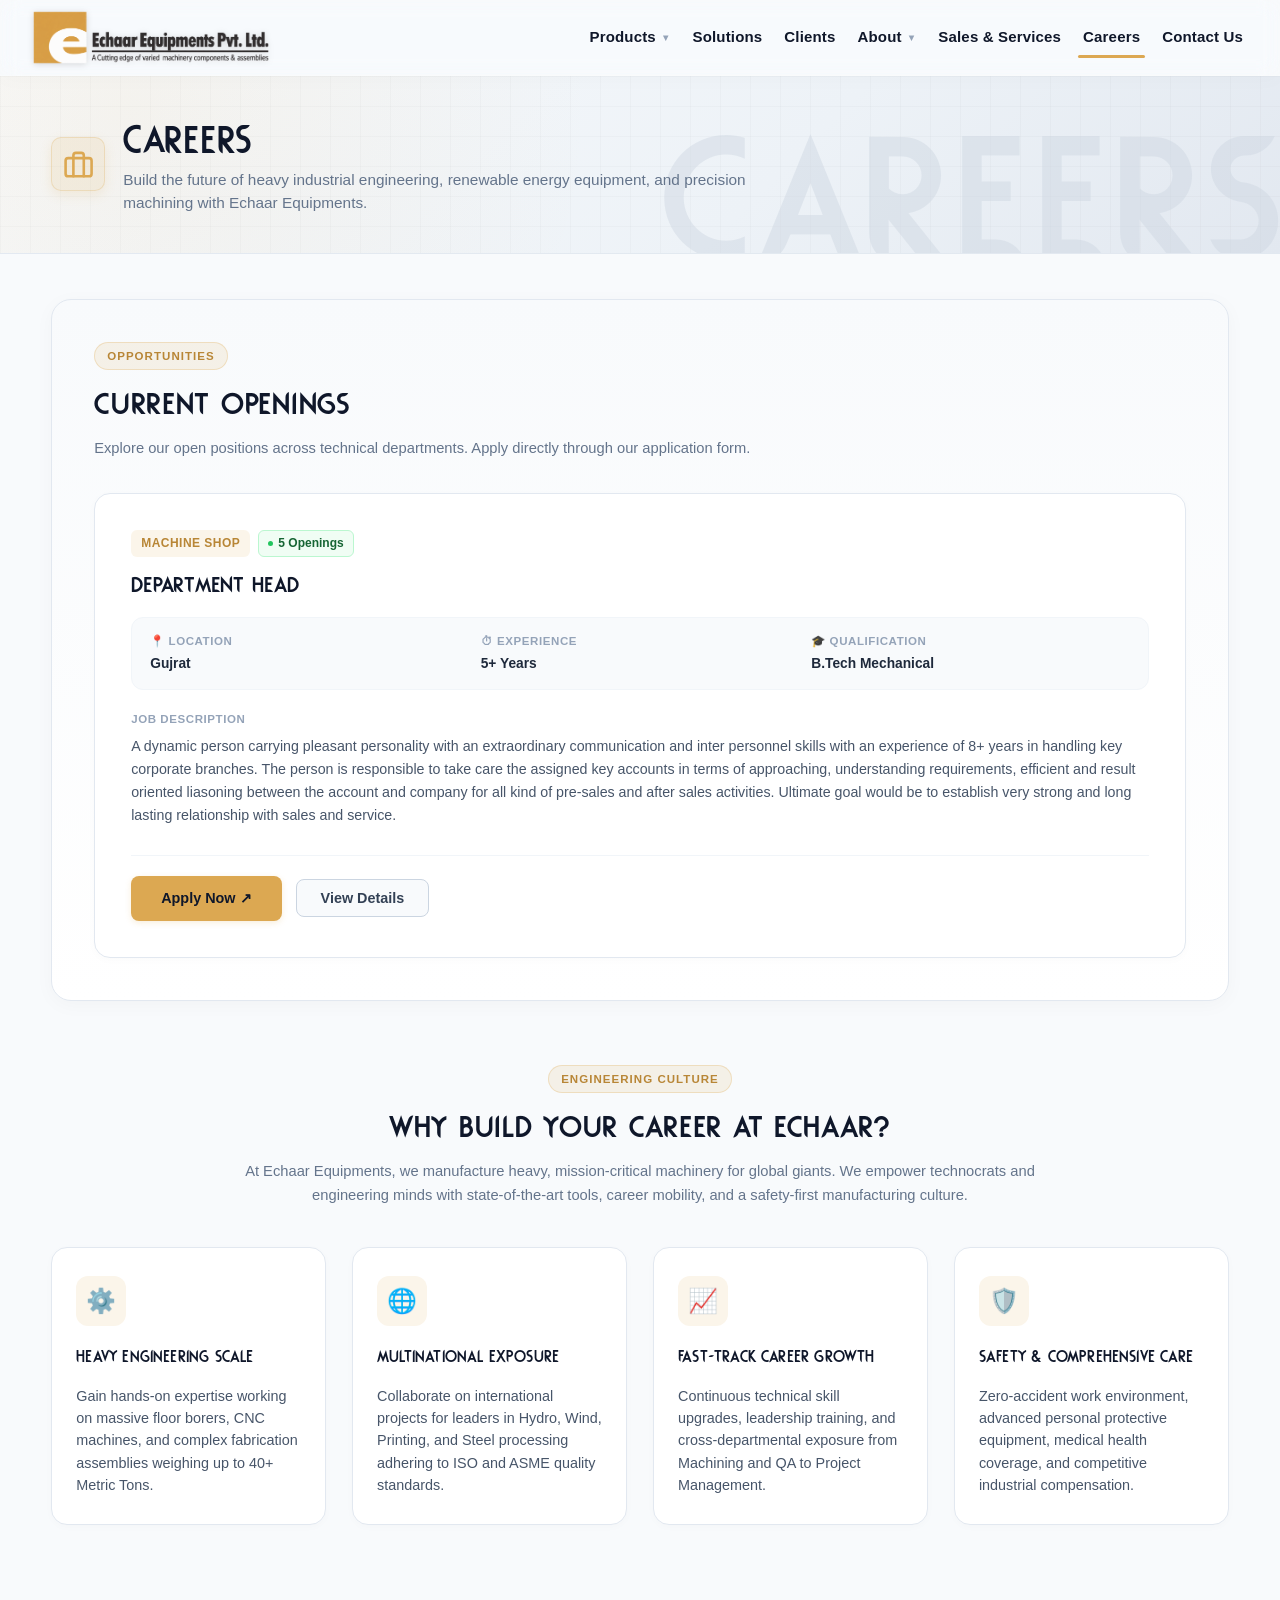
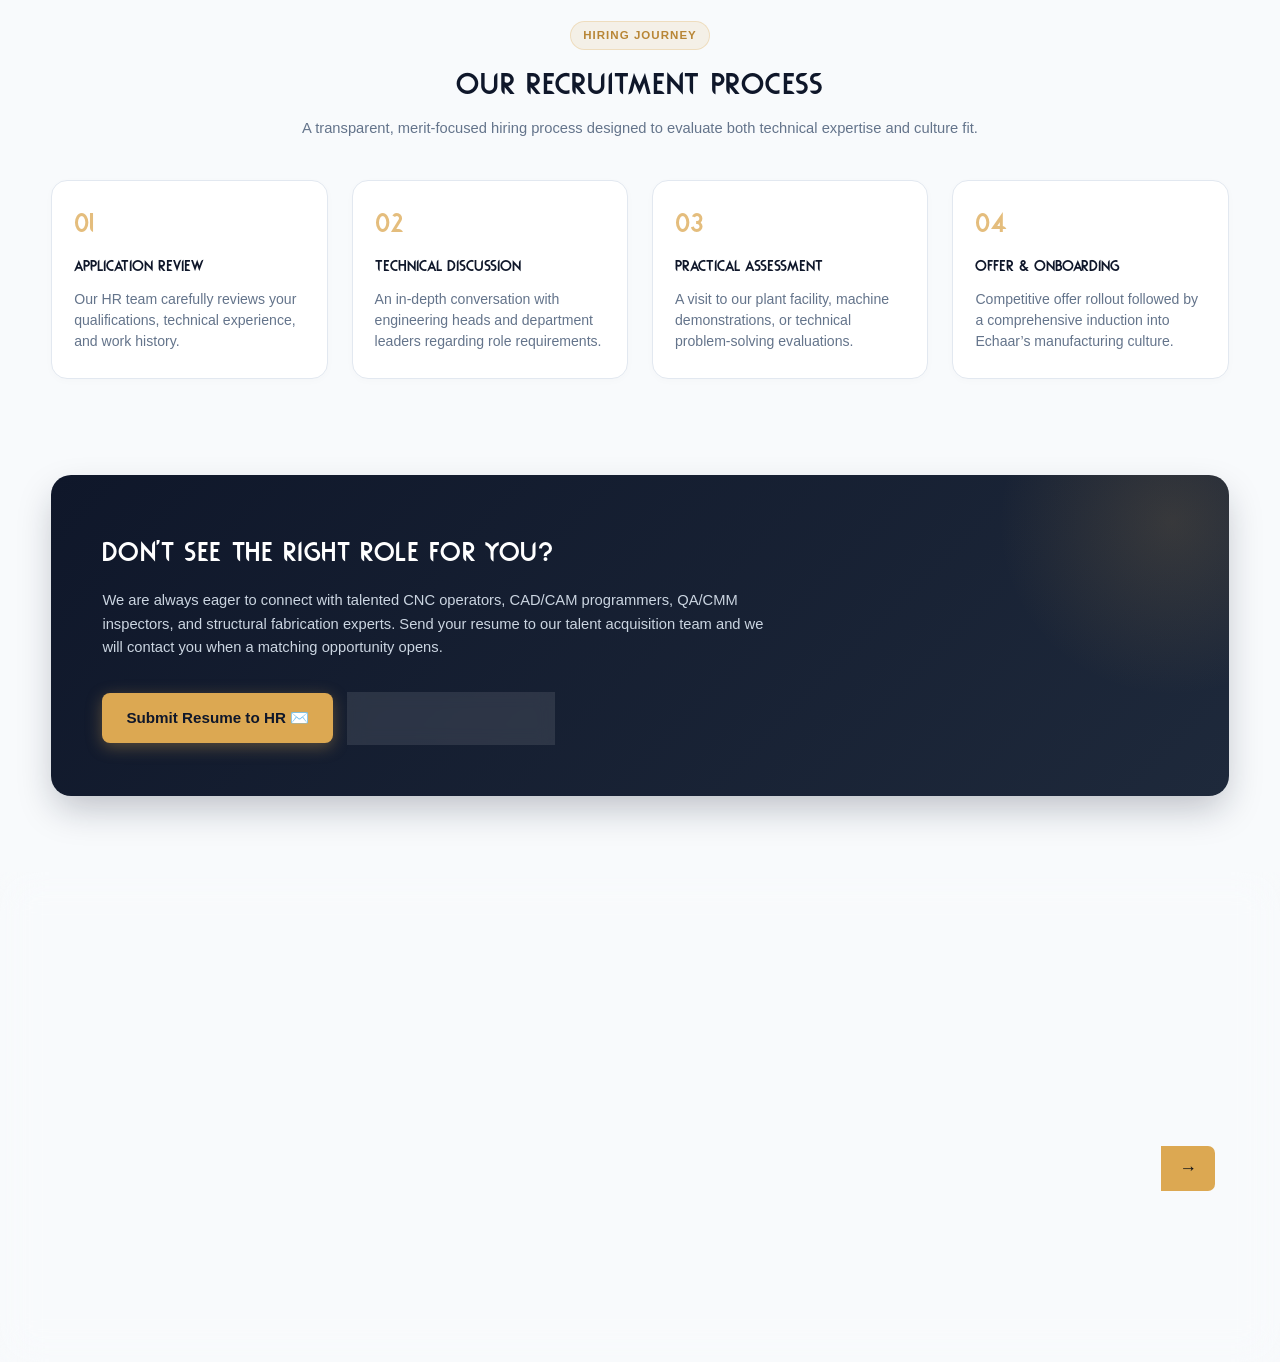
<file: html/careers.html>
<!DOCTYPE html>
<html lang="en">
<head>
  <meta charset="UTF-8" />
  <meta name="viewport" content="width=device-width, initial-scale=1.0" />
  <title>Careers & Opportunities | Echaar Equipments Pvt. Ltd.</title>

  <!-- Favicon -->
  <link rel="icon" type="image/png" href="../logo/Echaar%20Equipments%20Favicon.png" />

  <!-- CSS Stylesheets -->
  <link rel="stylesheet" href="../css/common.css" />
  <link rel="stylesheet" href="../css/header.css" />
  <link rel="stylesheet" href="../css/careers.css" />
  <link rel="stylesheet" href="../css/footor.css" />
</head>
<body>

  <!-- ================= HEADER NAVBAR ================= -->
  <nav class="glass-navbar">
    <div class="nav-brand">
      <a href="index.html">
        <img src="../logo/Echaar%20Equipments%20Logo.png" alt="Echaar Equipments Logo" class="nav-logo" />
      </a>
    </div>

    <!-- Mobile Hamburger Toggle -->
    <button class="menu-toggle" id="menuToggle" aria-label="Toggle navigation">
      <span class="bar"></span>
      <span class="bar"></span>
      <span class="bar"></span>
    </button>

    <!-- Navigation Menu -->
    <ul class="nav-menu" id="navMenu">
      <!-- Products Dropdown: Products -> Group Title -> Group -->
      <li class="nav-item has-dropdown products-dropdown">
        <a href="products.html" class="nav-link">
          Products <span class="arrow-icon">▼</span>
        </a>
        <ul class="dropdown-menu products-menu">
          <div class="dropdown-division-col">
            <li class="dropdown-group-header">
              <span class="division-badge">Division</span>
              <span class="division-name">Converting Machinery Division</span>
            </li>
            <li class="dropdown-item">
              <a href="products.html?group=Ci+Flexopress">
                <span class="group-dot"></span>
                Ci Flexopress
              </a>
            </li>
            <li class="dropdown-item">
              <a href="products.html?group=FlexoDelight">
                <span class="group-dot"></span>
                FlexoDelight
              </a>
            </li>
            <li class="dropdown-item">
              <a href="products.html?group=Flexointelligent">
                <span class="group-dot"></span>
                Flexointelligent
              </a>
            </li>
            <li class="dropdown-item">
              <a href="products.html?group=Flexomaster">
                <span class="group-dot"></span>
                Flexomaster
              </a>
            </li>
          </div>
          <div class="dropdown-division-col">
            <li class="dropdown-group-header">
              <span class="division-badge">Division</span>
              <span class="division-name">Precision Manufacturing Division</span>
            </li>
            <li class="dropdown-item">
              <a href="products.html?group=Hydro+Energy">
                <span class="group-dot"></span>
                Hydro Energy
              </a>
            </li>
            <li class="dropdown-item">
              <a href="products.html?group=Windmill+Energy">
                <span class="group-dot"></span>
                Windmill Energy
              </a>
            </li>
            <li class="dropdown-item">
              <a href="products.html?group=Oil+%26+Gas">
                <span class="group-dot"></span>
                Oil & Gas
              </a>
            </li>
            <li class="dropdown-item">
              <a href="products.html?group=Cold+Rolling+Mills">
                <span class="group-dot"></span>
                Cold Rolling Mills
              </a>
            </li>
            <li class="dropdown-item">
              <a href="products.html?group=Valves">
                <span class="group-dot"></span>
                Valves
              </a>
            </li>
            <li class="dropdown-item">
              <a href="products.html?group=Construction+Equipments">
                <span class="group-dot"></span>
                Construction Equipments
              </a>
            </li>
            <li class="dropdown-item">
              <a href="products.html?group=Printing+Machines">
                <span class="group-dot"></span>
                Printing Machines
              </a>
            </li>
          </div>
        </ul>
      </li>

      <li class="nav-item">
        <a href="solutions.html" class="nav-link">Solutions</a>
      </li>

      <li class="nav-item">
        <a href="clients.html" class="nav-link">Clients</a>
      </li>

      <!-- About Dropdown -->
      <li class="nav-item has-dropdown">
        <a href="about.html" class="nav-link">
          About <span class="arrow-icon">▼</span>
        </a>
        <ul class="dropdown-menu">
          <li class="dropdown-item"><a href="about.html#about">About Us</a></li>
          <li class="dropdown-item"><a href="about.html#vision">Mission & Vision</a></li>
          <li class="dropdown-item"><a href="about.html#capabilities">Capabilities</a></li>
          <li class="dropdown-item"><a href="about.html#certifications">Certifications</a></li>
        </ul>
      </li>

      <li class="nav-item">
        <a href="#" class="nav-link">Sales & Services</a>
      </li>

      <li class="nav-item">
        <a href="careers.html" class="nav-link active">Careers</a>
      </li>

      <li class="nav-item">
        <a href="contact.html" class="nav-link">Contact Us</a>
      </li>
    </ul>
  </nav>

  <!-- ================= INNER PAGE BANNER ================= -->
  <section class="page-title-banner">
    <div class="banner-content">
      <div class="banner-header-flex">
        <div class="banner-icon">
          <svg viewBox="0 0 24 24" fill="none" stroke="currentColor" stroke-width="2" stroke-linecap="round" stroke-linejoin="round">
            <rect x="2" y="7" width="20" height="14" rx="2" ry="2"></rect>
            <path d="M16 21V5a2 2 0 0 0-2-2h-4a2 2 0 0 0-2 2v16"></path>
          </svg>
        </div>
        <div>
          <h1 class="banner-title">Careers</h1>
          <p class="banner-subtitle">Build the future of heavy industrial engineering, renewable energy equipment, and precision machining with Echaar Equipments.</p>
        </div>
      </div>
    </div>
    <span class="banner-watermark">CAREERS</span>
  </section>

  <!-- ================= MAIN CAREERS VIEWPORT ================= -->
  <main class="careers-viewport">

    <!-- Section 1: Current Job Openings (Live Dynamic from Google Sheet) -->
    <section class="careers-openings-section" id="openingsSection" aria-label="Current Job Openings">
      <div class="openings-header-row">
        <div>
          <span class="section-tag">OPPORTUNITIES</span>
          <h2 class="section-title">Current Openings</h2>
          <p class="section-subtitle">
            Explore our open positions across technical departments. Apply directly through our application form.
          </p>
        </div>
      </div>

      <!-- Dynamic Jobs Container -->
      <div class="jobs-container" id="jobsContainer">
        <div class="careers-loader-box">
          <div class="careers-spinner"></div>
          <p>Fetching active openings from recruitment database...</p>
        </div>
      </div>

      <!-- Empty State -->
      <div class="jobs-empty-state" id="jobsEmptyState" style="display: none;">
        <div class="empty-icon">📋</div>
        <h3>No Openings Available</h3>
        <p>There are currently no active job openings at the moment. Check back soon or submit a general application below.</p>
      </div>
    </section>

    <!-- Section 2: Why Join Echaar (Culture & Values) -->
    <section class="careers-values-section" aria-label="Why Join Echaar Equipments">
      <div class="careers-section-header">
        <span class="section-tag">ENGINEERING CULTURE</span>
        <h2 class="section-title">Why Build Your Career at Echaar?</h2>
        <p class="section-subtitle">
          At Echaar Equipments, we manufacture heavy, mission-critical machinery for global giants. We empower technocrats and engineering minds with state-of-the-art tools, career mobility, and a safety-first manufacturing culture.
        </p>
      </div>

      <div class="values-grid">
        <div class="value-card">
          <div class="value-icon-box">⚙️</div>
          <h3 class="value-card-title">Heavy Engineering Scale</h3>
          <p class="value-card-text">
            Gain hands-on expertise working on massive floor borers, CNC machines, and complex fabrication assemblies weighing up to 40+ Metric Tons.
          </p>
        </div>

        <div class="value-card">
          <div class="value-icon-box">🌐</div>
          <h3 class="value-card-title">Multinational Exposure</h3>
          <p class="value-card-text">
            Collaborate on international projects for leaders in Hydro, Wind, Printing, and Steel processing adhering to ISO and ASME quality standards.
          </p>
        </div>

        <div class="value-card">
          <div class="value-icon-box">📈</div>
          <h3 class="value-card-title">Fast-Track Career Growth</h3>
          <p class="value-card-text">
            Continuous technical skill upgrades, leadership training, and cross-departmental exposure from Machining and QA to Project Management.
          </p>
        </div>

        <div class="value-card">
          <div class="value-icon-box">🛡️</div>
          <h3 class="value-card-title">Safety & Comprehensive Care</h3>
          <p class="value-card-text">
            Zero-accident work environment, advanced personal protective equipment, medical health coverage, and competitive industrial compensation.
          </p>
        </div>
      </div>
    </section>

    <!-- Section 3: Recruitment Process -->
    <section class="hiring-process-section" aria-label="Our Recruitment Process">
      <div class="careers-section-header">
        <span class="section-tag">HIRING JOURNEY</span>
        <h2 class="section-title">Our Recruitment Process</h2>
        <p class="section-subtitle">A transparent, merit-focused hiring process designed to evaluate both technical expertise and culture fit.</p>
      </div>

      <div class="process-steps-grid">
        <div class="process-step-card">
          <span class="step-number">01</span>
          <h3 class="step-title">Application Review</h3>
          <p class="step-text">Our HR team carefully reviews your qualifications, technical experience, and work history.</p>
        </div>

        <div class="process-step-card">
          <span class="step-number">02</span>
          <h3 class="step-title">Technical Discussion</h3>
          <p class="step-text">An in-depth conversation with engineering heads and department leaders regarding role requirements.</p>
        </div>

        <div class="process-step-card">
          <span class="step-number">03</span>
          <h3 class="step-title">Practical Assessment</h3>
          <p class="step-text">A visit to our plant facility, machine demonstrations, or technical problem-solving evaluations.</p>
        </div>

        <div class="process-step-card">
          <span class="step-number">04</span>
          <h3 class="step-title">Offer & Onboarding</h3>
          <p class="step-text">Competitive offer rollout followed by a comprehensive induction into Echaar’s manufacturing culture.</p>
        </div>
      </div>
    </section>

    <!-- Section 4: General Talent Pool / Spontaneous Application Banner -->
    <section class="careers-cta-banner">
      <div class="cta-content">
        <h2 class="cta-title">Don't See the Right Role For You?</h2>
        <p class="cta-desc">
          We are always eager to connect with talented CNC operators, CAD/CAM programmers, QA/CMM inspectors, and structural fabrication experts. Send your resume to our talent acquisition team and we will contact you when a matching opportunity opens.
        </p>
      </div>
      <div class="cta-actions">
        <a href="mailto:careers@echaar.com?subject=General%20Application%20-%20Candidate%20Resume" class="cta-btn-primary">
          Submit Resume to HR ✉️
        </a>
        <a href="tel:+910000000000" class="cta-btn-secondary">
          Call Recruitment Desk
        </a>
      </div>
    </section>

  </main>

  <!-- ================= JOB DETAIL & APPLICATION MODAL ================= -->
  <div class="job-modal-backdrop" id="jobModal" role="dialog" aria-modal="true" aria-labelledby="modalJobTitle">
    <div class="job-modal-dialog">
      <div class="job-modal-header">
        <div class="modal-title-group">
          <span class="modal-dept-badge" id="modalJobDept">Department</span>
          <h3 class="modal-job-title" id="modalJobTitle">Position Title</h3>
        </div>
        <button type="button" class="job-modal-close-btn" id="jobModalClose" aria-label="Close job details">✕</button>
      </div>

      <div class="job-modal-body">
        <!-- Highlights Bar -->
        <div class="job-modal-meta-grid">
          <div class="modal-meta-card">
            <span class="meta-label">Vacancies</span>
            <strong class="meta-val" id="modalJobVacancies">-</strong>
          </div>
          <div class="modal-meta-card">
            <span class="meta-label">Qualification</span>
            <strong class="meta-val" id="modalJobQualification">-</strong>
          </div>
          <div class="modal-meta-card">
            <span class="meta-label">Experience</span>
            <strong class="meta-val" id="modalJobExperience">-</strong>
          </div>
          <div class="modal-meta-card">
            <span class="meta-label">Location</span>
            <strong class="meta-val" id="modalJobLocation">-</strong>
          </div>
        </div>

        <!-- Description Section -->
        <div class="job-modal-desc-box">
          <h4 class="desc-heading">Role Overview & Responsibilities</h4>
          <div class="desc-content" id="modalJobDescription">
            <!-- Populated dynamically -->
          </div>
        </div>
      </div>

      <div class="job-modal-footer">
        <a href="#" target="_blank" rel="noopener noreferrer" class="btn-apply-primary" id="modalApplyLink">
          Apply Now (Google Form) ↗
        </a>
        <a href="#" class="btn-apply-email" id="modalEmailApply">
          Apply via Email ✉
        </a>
      </div>
    </div>
  </div>

  <!-- ================= FOOTER ================= -->
  <footer class="glass-footer">
    <div class="footer-container">
      <!-- Column 1: Company Info -->
      <div class="footer-col brand-col">
        <a href="index.html" class="footer-logo-link">
          <img src="../logo/Echaar%20Equipments%20Logo%20footer.png" alt="Echaar Equipments Logo" class="footer-logo" />
        </a>
        <p class="company-desc">
          A cutting edge manufacturer of varied precision machinery components, assemblies, and turnkey engineering solutions.
        </p>
        <div class="footer-socials">
          <a href="#" aria-label="LinkedIn"><svg width="18" height="18" viewBox="0 0 24 24" fill="currentColor"><path d="M19 3a2 2 0 0 1 2 2v14a2 2 0 0 1-2 2H5a2 2 0 0 1-2-2V5a2 2 0 0 1 2-2h14m-.5 15.5v-5.3a3.26 3.26 0 0 0-3.26-3.26c-.85 0-1.84.52-2.28 1.3v-1.11h-2.79v8.37h2.79v-4.93c0-.77.62-1.4 1.39-1.4a1.4 1.4 0 0 1 1.4 1.4v4.93h2.75M6.88 8.56a1.68 1.68 0 0 0 1.68-1.68c0-.93-.75-1.69-1.68-1.69a1.69 1.69 0 0 0-1.69 1.69c0 .93.76 1.68 1.69 1.68m1.39 9.94v-8.37H5.5v8.37h2.77z"/></svg></a>
          <a href="#" aria-label="Twitter"><svg width="18" height="18" viewBox="0 0 24 24" fill="currentColor"><path d="M22.46 6c-.77.35-1.6.58-2.46.69.88-.53 1.56-1.37 1.88-2.38-.83.5-1.75.85-2.72 1.05C18.37 4.5 17.26 4 16 4c-2.35 0-4.27 1.92-4.27 4.29 0 .34.04.67.11.98C8.28 9.09 5.11 7.38 3 4.79c-.37.63-.58 1.37-.58 2.15 0 1.49.75 2.81 1.91 3.56-.71 0-1.37-.2-1.95-.5v.05c0 2.08 1.48 3.82 3.44 4.21a4.22 4.22 0 0 1-1.93.07 4.28 4.28 0 0 0 4 2.98 8.521 8.521 0 0 1-5.33 1.84c-.34 0-.68-.02-1.02-.06C3.44 20.29 5.7 21 8.12 21 16 21 20.33 14.46 20.33 8.79c0-.19 0-.37-.01-.56.84-.6 1.56-1.36 2.14-2.23z"/></svg></a>
          <a href="#" aria-label="YouTube"><svg width="18" height="18" viewBox="0 0 24 24" fill="currentColor"><path d="M10 15l5.19-3L10 9v6m11.56-7.83c.13.47.22 1.1.28 1.9.07.8.1 1.49.1 2.09L22 12c0 2.19-.16 3.8-.44 4.83-.25.9-.83 1.48-1.73 1.73-.47.13-1.33.22-2.65.28-1.3.07-2.49.1-3.59.1L12 22c-4.19 0-6.8-.16-7.83-.44-.9-.25-1.48-.83-1.73-1.73-.13-.47-.22-1.1-.28-1.9-.07-.8-.1-1.49-.1-2.09L2 12c0-2.19.16-3.8.44-4.83.25-.9.83-1.48 1.73-1.73.47-.13 1.33-.22 2.65-.28 1.3-.07 2.49-.1 3.59-.1L12 2c4.19 0 6.8.16 7.83.44.9.25 1.48.83 1.73 1.73z"/></svg></a>
        </div>
      </div>

      <!-- Column 2: Quick Links -->
      <div class="footer-col">
        <h4 class="col-title">Quick Links</h4>
        <ul class="footer-links">
          <li><a href="index.html">Home</a></li>
          <li><a href="about.html">About Company</a></li>
          <li><a href="solutions.html">Engineering Solutions</a></li>
          <li><a href="products.html">Products & Machinery</a></li>
          <li><a href="clients.html">Clients & Partners</a></li>
          <li><a href="careers.html">Careers</a></li>
          <li><a href="contact.html">Contact Us</a></li>
        </ul>
      </div>

      <!-- Column 3: Capabilities -->
      <div class="footer-col">
        <h4 class="col-title">Our Capabilities</h4>
        <ul class="footer-links">
          <li><a href="products.html?group=Hydro+Energy">Hydro Energy Components</a></li>
          <li><a href="products.html?group=Windmill+Energy">Windmill Assemblies</a></li>
          <li><a href="products.html">Heavy CNC Machining</a></li>
          <li><a href="products.html">Precision Tooling & Fixtures</a></li>
          <li><a href="about.html#capabilities">Quality & Testing</a></li>
        </ul>
      </div>

      <!-- Column 4: Contact & Newsletter -->
      <div class="footer-col">
        <h4 class="col-title">Get in Touch</h4>
        <div class="contact-item">
          <span class="icon">📍</span>
          <p>Industrial Area, Manufacturing Hub, India</p>
        </div>
        <div class="contact-item">
          <span class="icon">✉️</span>
          <p><a href="mailto:info@echaar.com">info@echaar.com</a></p>
        </div>
        <div class="contact-item">
          <span class="icon">📞</span>
          <p><a href="tel:+910000000000">+91 (0) 123 456 7890</a></p>
        </div>

        <form class="footer-newsletter" id="footerForm">
          <input type="email" placeholder="Enter your email" required aria-label="Email Address" />
          <button type="submit" aria-label="Subscribe">→</button>
        </form>
      </div>
    </div>

    <!-- Bottom Bar -->
    <div class="footer-bottom">
      <div class="footer-bottom-container">
        <p>&copy; <span id="currentYear"></span> Echaar Equipments Pvt. Ltd. All rights reserved.</p>
        <div class="bottom-links">
          <a href="#">Privacy Policy</a>
          <span>•</span>
          <a href="#">Terms of Use</a>
          <span>•</span>
          <button type="button" id="backToTop" class="back-to-top">Back to top ↑</button>
        </div>
      </div>
    </div>
  </footer>

  <!-- JavaScript Files -->
  <script src="../js/header.js"></script>
  <script src="../js/careers.js"></script>
  <script src="../js/footor.js"></script>
</body>
</html>
</file>
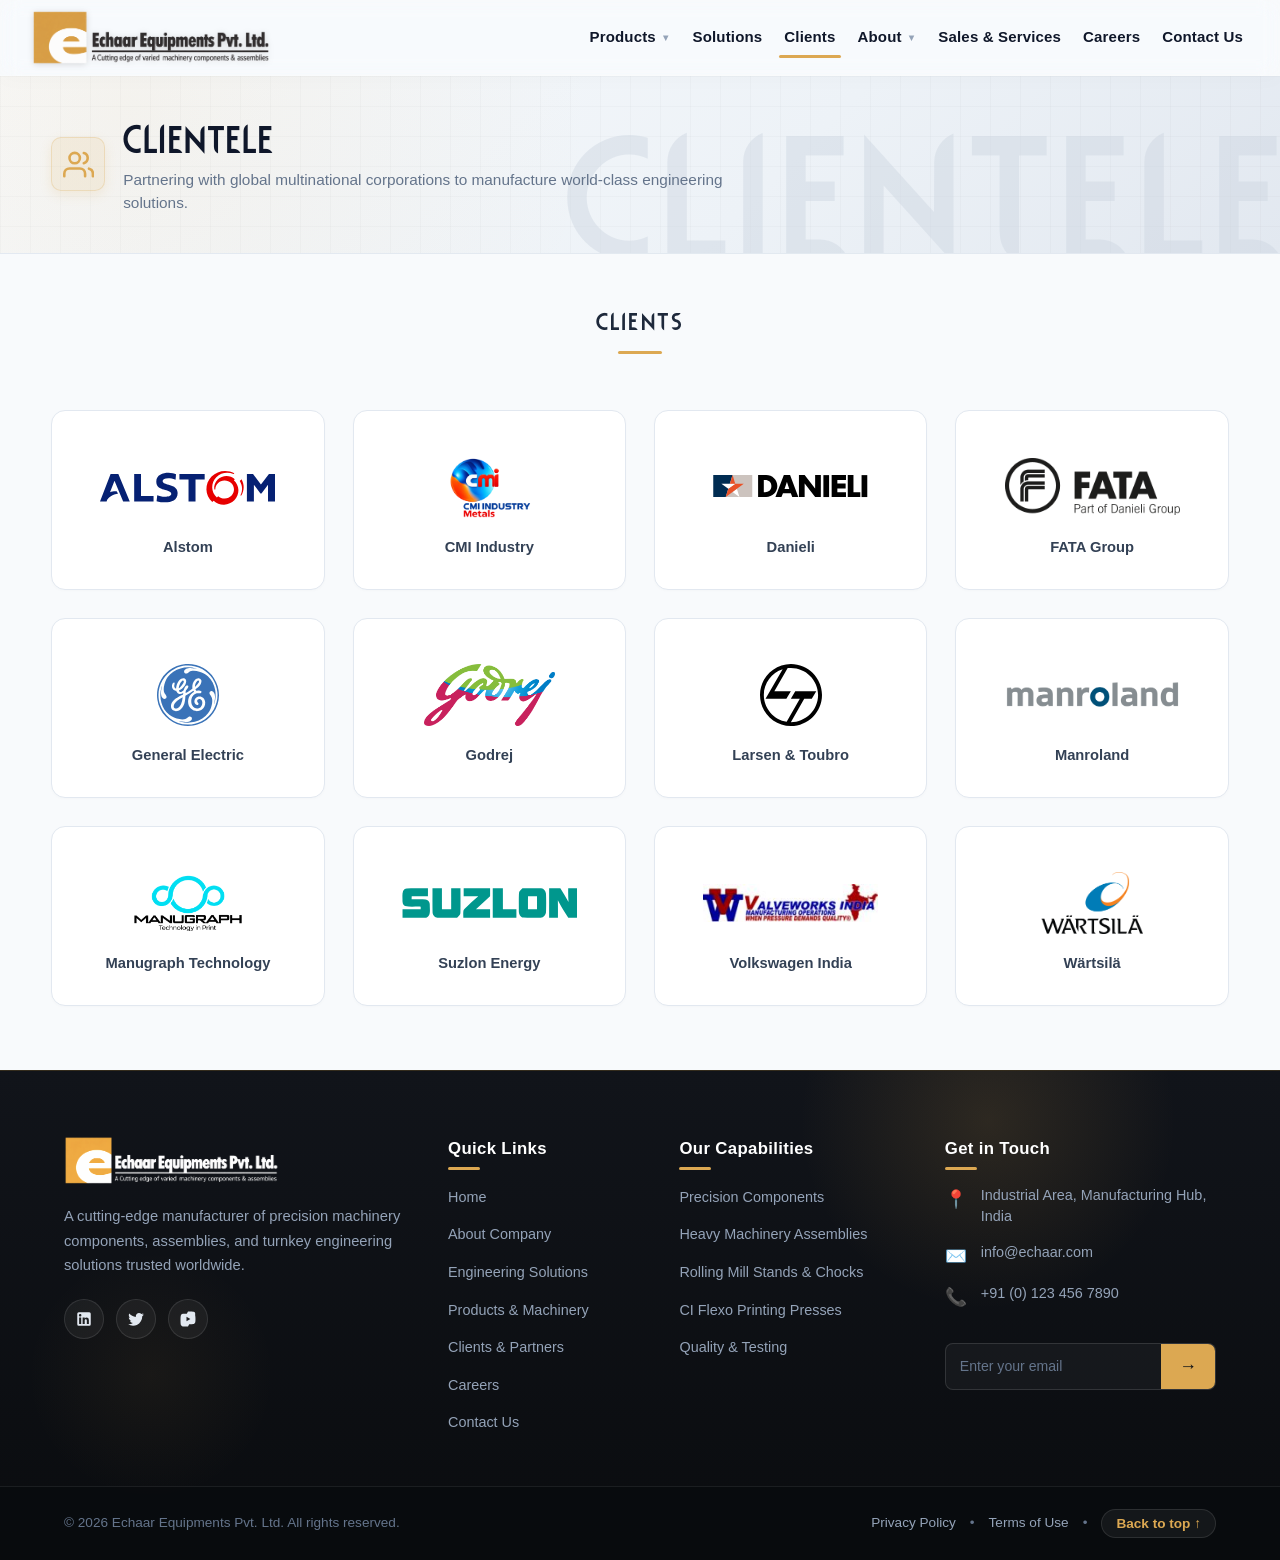
<file: html/clients.html>
<!DOCTYPE html>
<html lang="en">
<head>
  <meta charset="UTF-8" />
  <meta name="viewport" content="width=device-width, initial-scale=1.0" />
  <title>Clientele | Echaar Equipments Pvt. Ltd.</title>

  <!-- Favicon -->
  <link rel="icon" type="image/png" href="../logo/Echaar%20Equipments%20Favicon.png" />

  <!-- CSS Stylesheets -->
  <link rel="stylesheet" href="../css/common.css" />
  <link rel="stylesheet" href="../css/header.css" />
  <link rel="stylesheet" href="../css/clients.css" />
  <link rel="stylesheet" href="../css/footor.css" />
</head>
<body>

  <!-- ================= HEADER NAVBAR ================= -->
  <nav class="glass-navbar">
    <div class="nav-brand">
      <a href="index.html">
        <img src="../logo/Echaar%20Equipments%20Logo.png" alt="Echaar Equipments Logo" class="nav-logo" />
      </a>
    </div>

    <!-- Mobile Hamburger Toggle -->
    <button class="menu-toggle" id="menuToggle" aria-label="Toggle navigation">
      <span class="bar"></span>
      <span class="bar"></span>
      <span class="bar"></span>
    </button>

    <!-- Navigation Menu -->
    <ul class="nav-menu" id="navMenu">
    <!-- Products Dropdown: Products -> Group Title -> Group -->
    <li class="nav-item has-dropdown products-dropdown">
      <a href="products.html" class="nav-link">
        Products <span class="arrow-icon">▼</span>
      </a>
      <ul class="dropdown-menu products-menu">
        <div class="dropdown-division-col">
          <li class="dropdown-group-header">
            <span class="division-badge">Division</span>
            <span class="division-name">Converting Machinery Division</span>
          </li>
          <li class="dropdown-item">
            <a href="products.html?group=Ci+Flexopress">
              <span class="group-dot"></span>
              Ci Flexopress
            </a>
          </li>
          <li class="dropdown-item">
            <a href="products.html?group=FlexoDelight">
              <span class="group-dot"></span>
              FlexoDelight
            </a>
          </li>
          <li class="dropdown-item">
            <a href="products.html?group=Flexointelligent">
              <span class="group-dot"></span>
              Flexointelligent
            </a>
          </li>
          <li class="dropdown-item">
            <a href="products.html?group=Flexomaster">
              <span class="group-dot"></span>
              Flexomaster
            </a>
          </li>
        </div>
        <div class="dropdown-division-col">
          <li class="dropdown-group-header">
            <span class="division-badge">Division</span>
            <span class="division-name">Precision Manufacturing Division</span>
          </li>
          <li class="dropdown-item">
            <a href="products.html?group=Hydro+Energy">
              <span class="group-dot"></span>
              Hydro Energy
            </a>
          </li>
          <li class="dropdown-item">
            <a href="products.html?group=Windmill+Energy">
              <span class="group-dot"></span>
              Windmill Energy
            </a>
          </li>
          <li class="dropdown-item">
            <a href="products.html?group=Oil+%26+Gas">
              <span class="group-dot"></span>
              Oil & Gas
            </a>
          </li>
          <li class="dropdown-item">
            <a href="products.html?group=Cold+Rolling+Mills">
              <span class="group-dot"></span>
              Cold Rolling Mills
            </a>
          </li>
          <li class="dropdown-item">
            <a href="products.html?group=Valves">
              <span class="group-dot"></span>
              Valves
            </a>
          </li>
          <li class="dropdown-item">
            <a href="products.html?group=Construction+Equipments">
              <span class="group-dot"></span>
              Construction Equipments
            </a>
          </li>
          <li class="dropdown-item">
            <a href="products.html?group=Printing+Machines">
              <span class="group-dot"></span>
              Printing Machines
            </a>
          </li>
        </div>
      </ul>
    </li>

      <li class="nav-item">
        <a href="solutions.html" class="nav-link">Solutions</a>
      </li>

      <li class="nav-item">
        <a href="clients.html" class="nav-link active">Clients</a>
      </li>

      <li class="nav-item has-dropdown">
        <a href="about.html" class="nav-link">
          About <span class="arrow-icon">▼</span>
        </a>
        <ul class="dropdown-menu">
          <li class="dropdown-item"><a href="about.html#about">About Us</a></li>
          <li class="dropdown-item"><a href="about.html#vision">Mission & Vision</a></li>
          <li class="dropdown-item"><a href="about.html#capabilities">Capabilities</a></li>
          <li class="dropdown-item"><a href="about.html#certifications">Certifications</a></li>
        </ul>
      </li>

      <li class="nav-item">
        <a href="#" class="nav-link">Sales & Services</a>
      </li>

      <li class="nav-item">
        <a href="careers.html" class="nav-link">Careers</a>
      </li>

      <li class="nav-item">
        <a href="contact.html" class="nav-link">Contact Us</a>
      </li>
    </ul>
  </nav>

  <!-- ================= INNER PAGE BANNER ================= -->
  <section class="page-title-banner">
    <div class="banner-content">
      <div class="banner-header-flex">
        <div class="banner-icon">
          <svg viewBox="0 0 24 24" fill="none" stroke="currentColor" stroke-width="2" stroke-linecap="round" stroke-linejoin="round">
            <path d="M17 21v-2a4 4 0 0 0-4-4H5a4 4 0 0 0-4 4v2"></path>
            <circle cx="9" cy="7" r="4"></circle>
            <path d="M23 21v-2a4 4 0 0 0-3-3.87"></path>
            <path d="M16 3.13a4 4 0 0 1 0 7.75"></path>
          </svg>
        </div>
        <div>
          <h1 class="banner-title">Clientele</h1>
          <p class="banner-subtitle">Partnering with global multinational corporations to manufacture world-class engineering solutions.</p>
        </div>
      </div>
    </div>
    <span class="banner-watermark">CLIENTELE</span>
  </section>

  <!-- ================= MAIN CLIENTS CONTENT ================= -->
  <main class="clients-viewport">

    <!-- Section Header -->
    <div class="client-group-header">
      <h2 class="client-group-title">Clients</h2>
    </div>

    <!-- Client Logo Cards Grid -->
    <div class="clients-grid" id="clientsGrid">

      <!-- 1. Alstom -->
      <div class="client-card">
        <div class="client-card-img-wrapper">
          <img src="../clients/alstom-2.svg" alt="Alstom" loading="lazy" />
        </div>
        <p class="client-name">Alstom</p>
      </div>

      <!-- 2. CMI Industry -->
      <div class="client-card">
        <div class="client-card-img-wrapper">
          <img src="../clients/cmi-logo.webp" alt="CMI Industry" loading="lazy" />
        </div>
        <p class="client-name">CMI Industry</p>
      </div>

      <!-- 3. Danieli -->
      <div class="client-card">
        <div class="client-card-img-wrapper">
          <img src="../clients/logo_danieli.svg" alt="Danieli" loading="lazy" />
        </div>
        <p class="client-name">Danieli</p>
      </div>

      <!-- 4. FATA Group -->
      <div class="client-card">
        <div class="client-card-img-wrapper">
          <img src="../clients/fatagroup-logo-d.png" alt="FATA Group" loading="lazy" />
        </div>
        <p class="client-name">FATA Group</p>
      </div>

      <!-- 5. General Electric -->
      <div class="client-card">
        <div class="client-card-img-wrapper">
          <img src="../clients/general-electric.svg" alt="General Electric" loading="lazy" />
        </div>
        <p class="client-name">General Electric</p>
      </div>

      <!-- 6. Godrej -->
      <div class="client-card">
        <div class="client-card-img-wrapper">
          <img src="../clients/godrej-seeklogo.png" alt="Godrej" loading="lazy" />
        </div>
        <p class="client-name">Godrej</p>
      </div>

      <!-- 7. Larsen & Toubro -->
      <div class="client-card">
        <div class="client-card-img-wrapper">
          <img src="../clients/Larsen___Toubro_idEyGWMyqs_0.svg" alt="Larsen & Toubro" loading="lazy" />
        </div>
        <p class="client-name">Larsen & Toubro</p>
      </div>

      <!-- 8. Manroland -->
      <div class="client-card">
        <div class="client-card-img-wrapper">
          <img src="../clients/Manroland_Logo.svg.webp" alt="Manroland" loading="lazy" />
        </div>
        <p class="client-name">Manroland</p>
      </div>

      <!-- 9. Manugraph Technology -->
      <div class="client-card">
        <div class="client-card-img-wrapper">
          <img src="../clients/Manugraph%20Technology%20Logo.png" alt="Manugraph Technology" loading="lazy" />
        </div>
        <p class="client-name">Manugraph Technology</p>
      </div>

      <!-- 10. Suzlon Energy -->
      <div class="client-card">
        <div class="client-card-img-wrapper">
          <img src="../clients/suzlon-energy-logo.svg" alt="Suzlon Energy" loading="lazy" />
        </div>
        <p class="client-name">Suzlon Energy</p>
      </div>

      <!-- 11. Volkswagen India -->
      <div class="client-card">
        <div class="client-card-img-wrapper">
          <img src="../clients/VW-India-Registered-Logo-1-scaled-200x43.jpg" alt="Volkswagen India" loading="lazy" />
        </div>
        <p class="client-name">Volkswagen India</p>
      </div>

      <!-- 12. Wärtsilä -->
      <div class="client-card">
        <div class="client-card-img-wrapper">
          <img src="../clients/wartsila-seeklogo.png" alt="Wärtsilä" loading="lazy" />
        </div>
        <p class="client-name">Wärtsilä</p>
      </div>

    </div>

  </main>

  <!-- ================= FOOTER ================= -->
  <footer class="glass-footer">
    <div class="footer-container">

      <!-- Column 1: Brand Info & Socials -->
      <div class="footer-col brand-col">
        <a href="index.html" class="footer-logo-link">
          <img 
            src="../logo/Echaar%20Equipments%20Logo%20footer.png" 
            alt="Echaar Equipments Logo" 
            class="footer-logo"
          />
        </a>
        <p class="company-desc">
          A cutting-edge manufacturer of precision machinery components, assemblies, and turnkey engineering solutions trusted worldwide.
        </p>
        <div class="footer-socials">
          <a href="#" aria-label="LinkedIn"><svg width="18" height="18" viewBox="0 0 24 24" fill="currentColor"><path d="M19 3a2 2 0 0 1 2 2v14a2 2 0 0 1-2 2H5a2 2 0 0 1-2-2V5a2 2 0 0 1 2-2h14m-.5 15.5v-5.3a3.26 3.26 0 0 0-3.26-3.26c-.85 0-1.84.52-2.28 1.3v-1.11h-2.79v8.37h2.79v-4.93c0-.77.62-1.4 1.39-1.4a1.4 1.4 0 0 1 1.4 1.4v4.93h2.75M6.88 8.56a1.68 1.68 0 0 0 1.68-1.68c0-.93-.75-1.69-1.68-1.69a1.69 1.69 0 0 0-1.69 1.69c0 .93.76 1.68 1.69 1.68m1.39 9.94v-8.37H5.5v8.37h2.77z"/></svg></a>
          <a href="#" aria-label="Twitter"><svg width="18" height="18" viewBox="0 0 24 24" fill="currentColor"><path d="M22.46 6c-.77.35-1.6.58-2.46.69.88-.53 1.56-1.37 1.88-2.38-.83.5-1.75.85-2.72 1.05C18.37 4.5 17.26 4 16 4c-2.35 0-4.27 1.92-4.27 4.29 0 .34.04.67.11.98C8.28 9.09 5.11 7.38 3 4.79c-.37.63-.58 1.37-.58 2.15 0 1.49.75 2.81 1.91 3.56-.71 0-1.37-.2-1.95-.5v.05c0 2.08 1.48 3.82 3.44 4.21a4.22 4.22 0 0 1-1.93.07 4.28 4.28 0 0 0 4 2.98 8.521 8.521 0 0 1-5.33 1.84c-.34 0-.68-.02-1.02-.06C3.44 20.29 5.7 21 8.12 21 16 21 20.33 14.46 20.33 8.79c0-.19 0-.37-.01-.56.84-.6 1.56-1.36 2.14-2.23z"/></svg></a>
          <a href="#" aria-label="YouTube"><svg width="18" height="18" viewBox="0 0 24 24" fill="currentColor"><path d="M10 15l5.19-3L10 9v6m11.56-7.83c.13.47.22 1.1.28 1.9.07.8.1 1.49.1 2.09L22 12c0 2.19-.16 3.8-.44 4.83-.25.9-.83 1.48-1.73 1.73-.47.13-1.33.22-2.65.28-1.3.07-2.49.1-3.59.1L12 22c-4.19 0-6.8-.16-7.83-.44-.9-.25-1.48-.83-1.73-1.73-.13-.47-.22-1.1-.28-1.9-.07-.8-.1-1.49-.1-2.09L2 12c0-2.19.16-3.8.44-4.83.25-.9.83-1.48 1.73-1.73.47-.13 1.33-.22 2.65-.28 1.3-.07 2.49-.1 3.59-.1L12 2c4.19 0 6.8.16 7.83.44.9.25 1.48.83 1.73 1.73z"/></svg></a>
        </div>
      </div>

      <!-- Column 2: Quick Links -->
      <div class="footer-col">
        <h4 class="col-title">Quick Links</h4>
        <ul class="footer-links">
          <li><a href="index.html">Home</a></li>
          <li><a href="about.html">About Company</a></li>
          <li><a href="solutions.html">Engineering Solutions</a></li>
          <li><a href="products.html">Products & Machinery</a></li>
          <li><a href="clients.html">Clients & Partners</a></li>
          <li><a href="careers.html">Careers</a></li>
          <li><a href="contact.html">Contact Us</a></li>
        </ul>
      </div>

      <!-- Column 3: Capabilities -->
      <div class="footer-col">
        <h4 class="col-title">Our Capabilities</h4>
        <ul class="footer-links">
          <li><a href="products.html#precision">Precision Components</a></li>
          <li><a href="products.html#precision">Heavy Machinery Assemblies</a></li>
          <li><a href="products.html#mills">Rolling Mill Stands & Chocks</a></li>
          <li><a href="products.html#printing">CI Flexo Printing Presses</a></li>
          <li><a href="about.html#capabilities">Quality & Testing</a></li>
        </ul>
      </div>

      <!-- Column 4: Contact & Newsletter -->
      <div class="footer-col">
        <h4 class="col-title">Get in Touch</h4>
        <div class="contact-item">
          <span class="icon">📍</span>
          <p>Industrial Area, Manufacturing Hub, India</p>
        </div>
        <div class="contact-item">
          <span class="icon">✉️</span>
          <p><a href="mailto:info@echaar.com">info@echaar.com</a></p>
        </div>
        <div class="contact-item">
          <span class="icon">📞</span>
          <p><a href="tel:+910000000000">+91 (0) 123 456 7890</a></p>
        </div>

        <form class="footer-newsletter" id="footerForm">
          <input type="email" placeholder="Enter your email" required aria-label="Email Address" />
          <button type="submit" aria-label="Subscribe">→</button>
        </form>
      </div>

    </div>

    <!-- Bottom Bar -->
    <div class="footer-bottom">
      <div class="footer-bottom-container">
        <p>&copy; <span id="currentYear"></span> Echaar Equipments Pvt. Ltd. All rights reserved.</p>
        <div class="bottom-links">
          <a href="#">Privacy Policy</a>
          <span>•</span>
          <a href="#">Terms of Use</a>
          <span>•</span>
          <button type="button" id="backToTop" class="back-to-top">Back to top ↑</button>
        </div>
      </div>
    </div>
  </footer>

  <!-- JavaScript Files -->
  <script src="../js/header.js"></script>
  <script src="../js/clients.js"></script>
  <script src="../js/footor.js"></script>
</body>
</html>
</file>
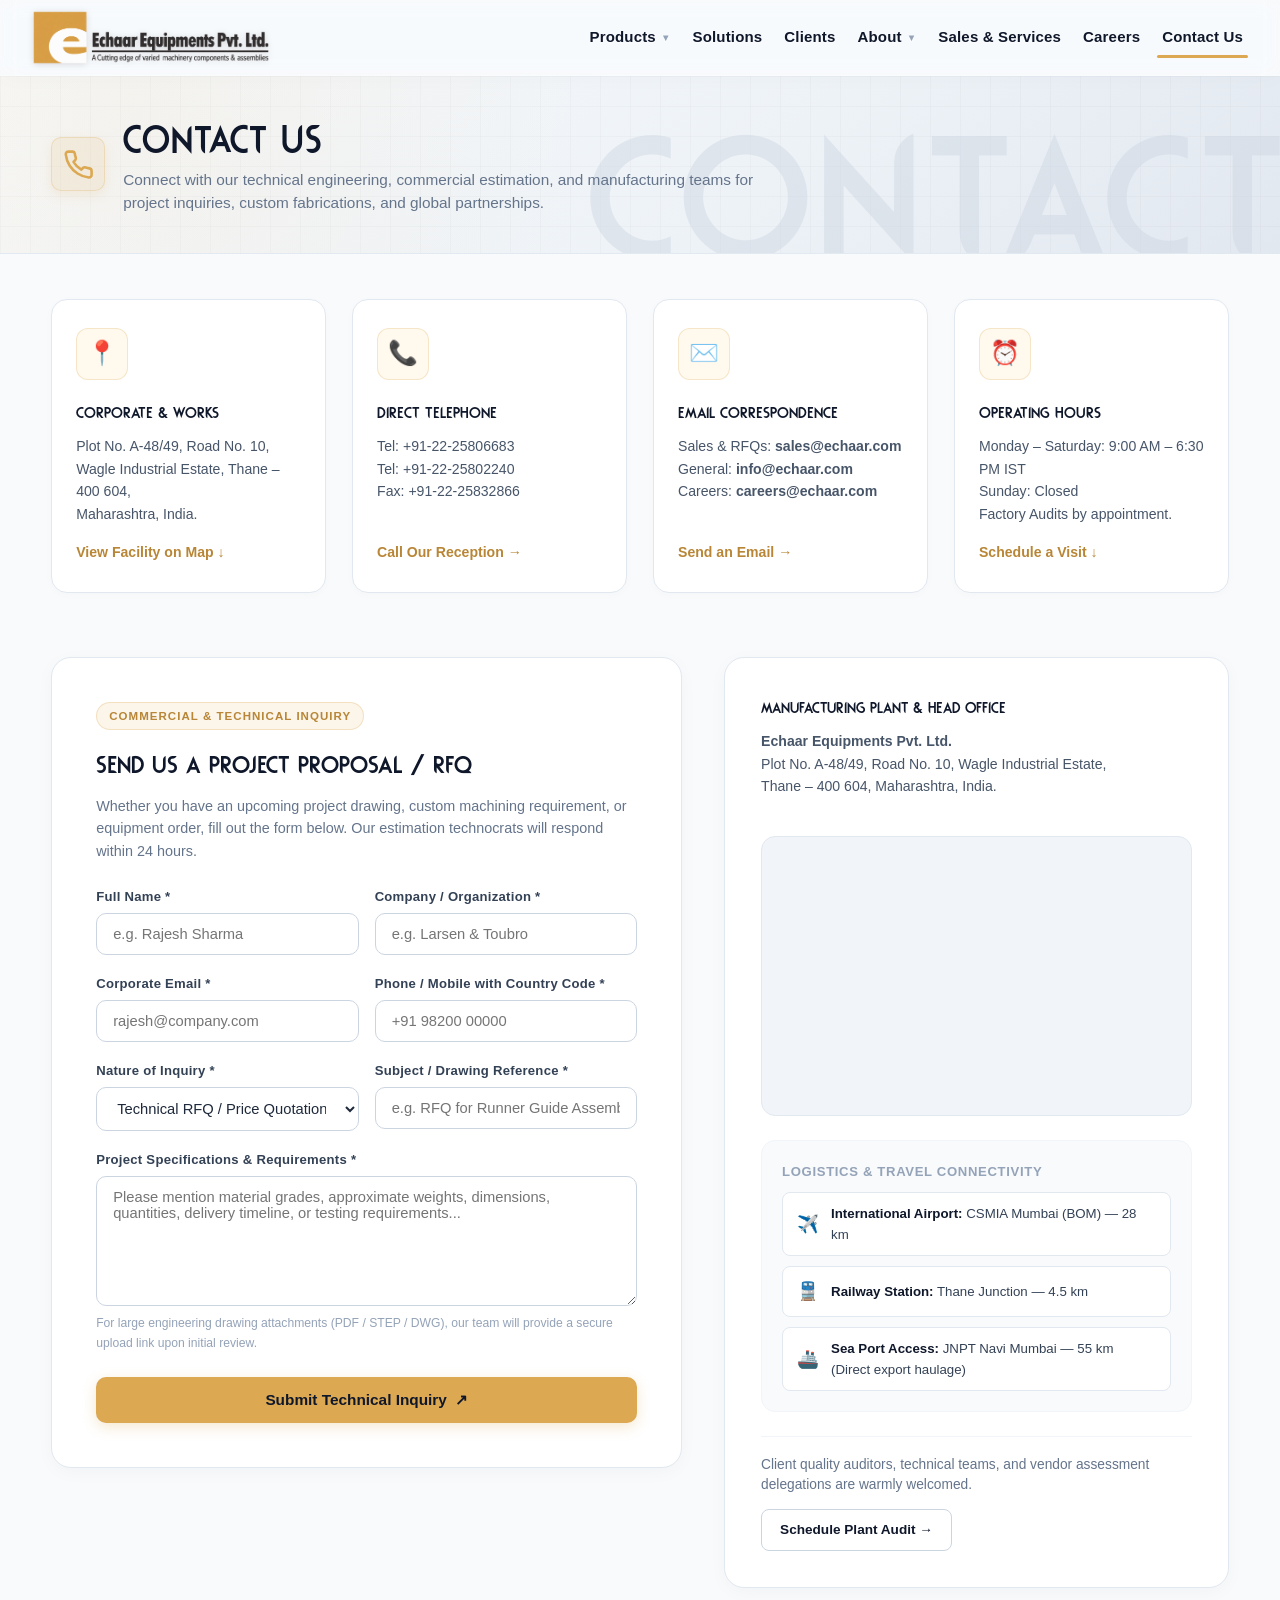
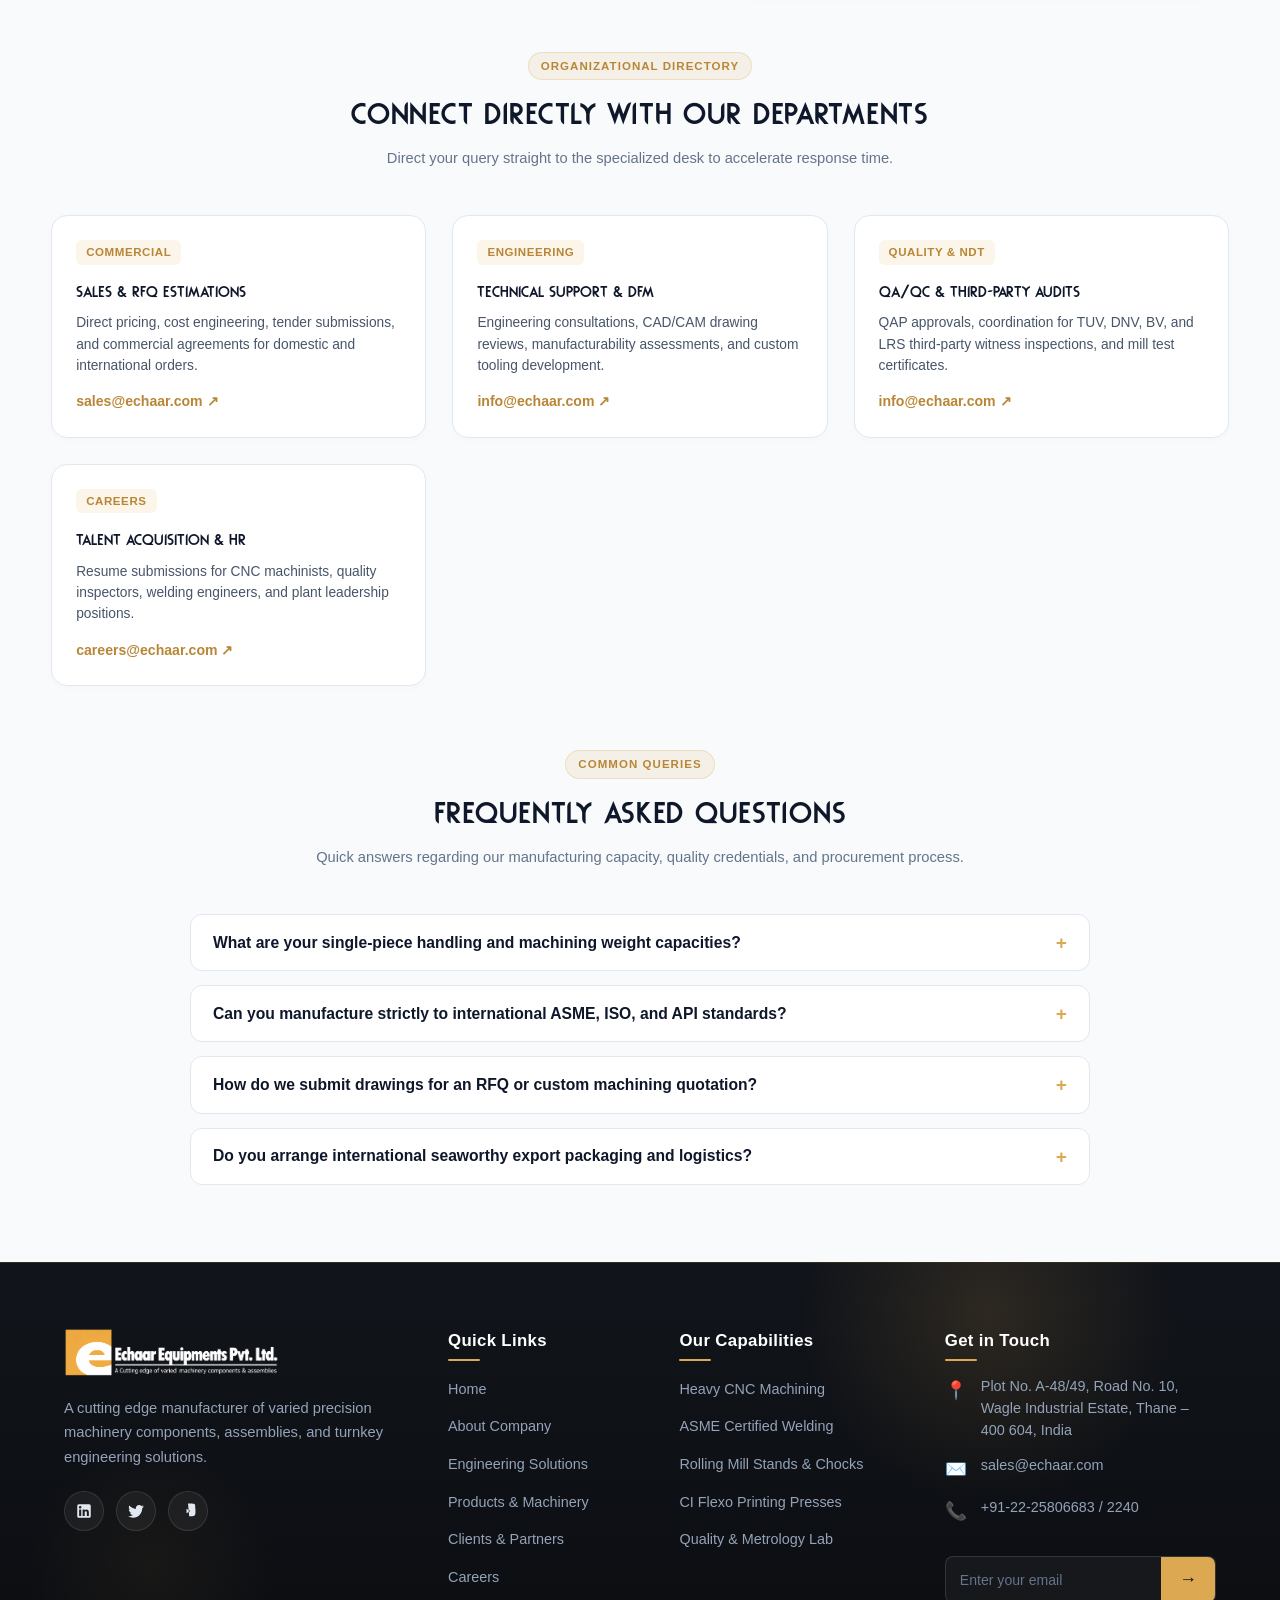
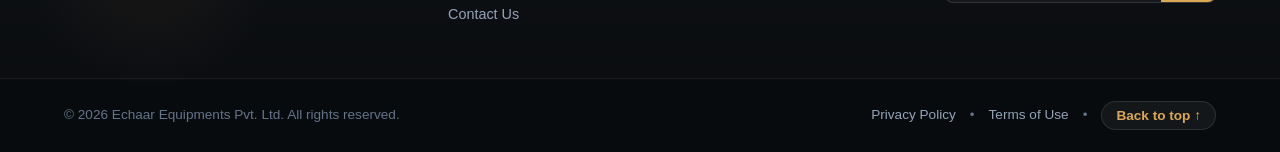
<file: html/contact.html>
<!DOCTYPE html>
<html lang="en">
<head>
  <meta charset="UTF-8" />
  <meta name="viewport" content="width=device-width, initial-scale=1.0" />
  <meta name="description" content="Contact Echaar Equipments Pvt. Ltd. Get in touch with our engineering and sales teams for custom heavy machining, turnkey assemblies, hydro & wind components, and RFQs." />
  <meta name="keywords" content="Contact Echaar Equipments, Industrial Engineering Contact, Precision Machining RFQ, Thane Wagle Estate Engineering, Heavy Fabrication India" />
  <title>Contact Us | Echaar Equipments Pvt. Ltd.</title>

  <!-- Favicon -->
  <link rel="icon" type="image/png" href="../logo/Echaar%20Equipments%20Favicon.png" />

  <!-- Stylesheets -->
  <link rel="stylesheet" href="../css/common.css" />
  <link rel="stylesheet" href="../css/header.css" />
  <link rel="stylesheet" href="../css/footor.css" />
  <link rel="stylesheet" href="../css/contact.css" />
</head>
<body>

  <!-- ================= TOP FLOATING NAVIGATION ================= -->
  <nav class="glass-navbar">
    <!-- Brand Logo linked to index.html -->
    <div class="nav-brand">
      <a href="index.html">
        <img 
          src="../logo/Echaar%20Equipments%20Logo.png" 
          alt="Echaar Equipments Logo" 
          class="nav-logo"
        />
      </a>
    </div>

    <!-- Mobile Toggle Button -->
    <button class="menu-toggle" id="menuToggle" aria-label="Toggle navigation">
      <span class="bar"></span>
      <span class="bar"></span>
      <span class="bar"></span>
    </button>

    <!-- Navigation Menu -->
    <ul class="nav-menu" id="navMenu">
      <!-- Products Dropdown: Products -> Group Title -> Group -->
      <li class="nav-item has-dropdown products-dropdown">
        <a href="products.html" class="nav-link">
          Products <span class="arrow-icon">▼</span>
        </a>
        <ul class="dropdown-menu products-menu">
          <div class="dropdown-division-col">
            <li class="dropdown-group-header">
              <span class="division-badge">Division</span>
              <span class="division-name">Converting Machinery Division</span>
            </li>
            <li class="dropdown-item">
              <a href="products.html?group=Ci+Flexopress">
                <span class="group-dot"></span>
                Ci Flexopress
              </a>
            </li>
            <li class="dropdown-item">
              <a href="products.html?group=FlexoDelight">
                <span class="group-dot"></span>
                FlexoDelight
              </a>
            </li>
            <li class="dropdown-item">
              <a href="products.html?group=Flexointelligent">
                <span class="group-dot"></span>
                Flexointelligent
              </a>
            </li>
            <li class="dropdown-item">
              <a href="products.html?group=Flexomaster">
                <span class="group-dot"></span>
                Flexomaster
              </a>
            </li>
          </div>
          <div class="dropdown-division-col">
            <li class="dropdown-group-header">
              <span class="division-badge">Division</span>
              <span class="division-name">Precision Manufacturing Division</span>
            </li>
            <li class="dropdown-item">
              <a href="products.html?group=Hydro+Energy">
                <span class="group-dot"></span>
                Hydro Energy
              </a>
            </li>
            <li class="dropdown-item">
              <a href="products.html?group=Windmill+Energy">
                <span class="group-dot"></span>
                Windmill Energy
              </a>
            </li>
            <li class="dropdown-item">
              <a href="products.html?group=Oil+%26+Gas">
                <span class="group-dot"></span>
                Oil & Gas
              </a>
            </li>
            <li class="dropdown-item">
              <a href="products.html?group=Cold+Rolling+Mills">
                <span class="group-dot"></span>
                Cold Rolling Mills
              </a>
            </li>
            <li class="dropdown-item">
              <a href="products.html?group=Valves">
                <span class="group-dot"></span>
                Valves
              </a>
            </li>
            <li class="dropdown-item">
              <a href="products.html?group=Construction+Equipments">
                <span class="group-dot"></span>
                Construction Equipments
              </a>
            </li>
            <li class="dropdown-item">
              <a href="products.html?group=Printing+Machines">
                <span class="group-dot"></span>
                Printing Machines
              </a>
            </li>
          </div>
        </ul>
      </li>

      <li class="nav-item">
        <a href="solutions.html" class="nav-link">Solutions</a>
      </li>

      <li class="nav-item">
        <a href="clients.html" class="nav-link">Clients</a>
      </li>

      <!-- About Dropdown -->
      <li class="nav-item has-dropdown">
        <a href="about.html" class="nav-link">
          About <span class="arrow-icon">▼</span>
        </a>
        <ul class="dropdown-menu">
          <li class="dropdown-item"><a href="about.html#about">About Us</a></li>
          <li class="dropdown-item"><a href="about.html#vision">Mission & Vision</a></li>
          <li class="dropdown-item"><a href="about.html#capabilities">Capabilities</a></li>
          <li class="dropdown-item"><a href="about.html#certifications">Certifications</a></li>
        </ul>
      </li>

      <li class="nav-item">
        <a href="#" class="nav-link">Sales & Services</a>
      </li>

      <li class="nav-item">
        <a href="careers.html" class="nav-link">Careers</a>
      </li>

      <li class="nav-item">
        <a href="contact.html" class="nav-link active">Contact Us</a>
      </li>
    </ul>
  </nav>

  <!-- ================= INNER PAGE BANNER ================= -->
  <section class="page-title-banner">
    <div class="banner-content">
      <div class="banner-header-flex">
        <div class="banner-icon">
          <svg viewBox="0 0 24 24" fill="none" stroke="currentColor" stroke-width="2" stroke-linecap="round" stroke-linejoin="round">
            <path d="M22 16.92v3a2 2 0 0 1-2.18 2 19.79 19.79 0 0 1-8.63-3.07 19.5 19.5 0 0 1-6-6 19.79 19.79 0 0 1-3.07-8.67A2 2 0 0 1 4.11 2h3a2 2 0 0 1 2 1.72 12.84 12.84 0 0 0 .7 2.81 2 2 0 0 1-.45 2.11L8.09 9.91a16 16 0 0 0 6 6l1.27-1.27a2 2 0 0 1 2.11-.45 12.84 12.84 0 0 0 2.81.7A2 2 0 0 1 22 16.92z"></path>
          </svg>
        </div>
        <div>
          <h1 class="banner-title">Contact Us</h1>
          <p class="banner-subtitle">Connect with our technical engineering, commercial estimation, and manufacturing teams for project inquiries, custom fabrications, and global partnerships.</p>
        </div>
      </div>
    </div>
    <span class="banner-watermark">CONTACT</span>
  </section>

  <!-- ================= MAIN CONTACT VIEWPORT ================= -->
  <main class="contact-viewport">

    <!-- Section 1: Quick Contact Channels (4 Cards) -->
    <section class="contact-channels-section" aria-label="Contact Channels">
      <div class="contact-channels-grid">

        <!-- Card 1: Headquarters & Works -->
        <div class="channel-card">
          <div class="channel-icon-box">📍</div>
          <h3 class="channel-title">Corporate &amp; Works</h3>
          <p class="channel-text">
            Plot No. A-48/49, Road No. 10,<br />
            Wagle Industrial Estate, Thane – 400 604,<br />
            Maharashtra, India.
          </p>
          <a href="#locationMap" class="channel-link">View Facility on Map ↓</a>
        </div>

        <!-- Card 2: Phone & Fax -->
        <div class="channel-card">
          <div class="channel-icon-box">📞</div>
          <h3 class="channel-title">Direct Telephone</h3>
          <p class="channel-text">
            Tel: +91-22-25806683<br />
            Tel: +91-22-25802240<br />
            Fax: +91-22-25832866
          </p>
          <a href="tel:+912225806683" class="channel-link">Call Our Reception →</a>
        </div>

        <!-- Card 3: Department Emails -->
        <div class="channel-card">
          <div class="channel-icon-box">✉️</div>
          <h3 class="channel-title">Email Correspondence</h3>
          <p class="channel-text">
            Sales &amp; RFQs: <strong>sales@echaar.com</strong><br />
            General: <strong>info@echaar.com</strong><br />
            Careers: <strong>careers@echaar.com</strong>
          </p>
          <a href="mailto:sales@echaar.com" class="channel-link">Send an Email →</a>
        </div>

        <!-- Card 4: Operating Hours -->
        <div class="channel-card">
          <div class="channel-icon-box">⏰</div>
          <h3 class="channel-title">Operating Hours</h3>
          <p class="channel-text">
            Monday – Saturday: 9:00 AM – 6:30 PM IST<br />
            Sunday: Closed<br />
            Factory Audits by appointment.
          </p>
          <a href="#contactFormCard" class="channel-link">Schedule a Visit ↓</a>
        </div>

      </div>
    </section>

    <!-- Section 2: Main Inquiry Form & Map Layout (Two Columns) -->
    <section class="contact-main-layout" id="contactFormCard" aria-label="Inquiry Form and Location">

      <!-- Left Column: Technical RFQ / Inquiry Form -->
      <div class="contact-form-card">
        <div class="form-header">
          <span class="section-tag">COMMERCIAL &amp; TECHNICAL INQUIRY</span>
          <h2 class="form-title">Send Us a Project Proposal / RFQ</h2>
          <p class="form-subtitle">
            Whether you have an upcoming project drawing, custom machining requirement, or equipment order, fill out the form below. Our estimation technocrats will respond within 24 hours.
          </p>
        </div>

        <!-- Success Notification Banner -->
        <div class="form-success-banner" id="formSuccessBanner" role="alert">
          <span>✓</span>
          <span>Thank you! Your inquiry has been formatted. Opening your default email client to send your message to sales@echaar.com...</span>
        </div>

        <form class="contact-form" id="contactForm">
          <div class="form-row">
            <div class="form-group">
              <label class="form-label" for="contactName">Full Name *</label>
              <input type="text" id="contactName" class="form-input" placeholder="e.g. Rajesh Sharma" required />
            </div>
            <div class="form-group">
              <label class="form-label" for="contactCompany">Company / Organization *</label>
              <input type="text" id="contactCompany" class="form-input" placeholder="e.g. Larsen &amp; Toubro" required />
            </div>
          </div>

          <div class="form-row">
            <div class="form-group">
              <label class="form-label" for="contactEmail">Corporate Email *</label>
              <input type="email" id="contactEmail" class="form-input" placeholder="rajesh@company.com" required />
            </div>
            <div class="form-group">
              <label class="form-label" for="contactPhone">Phone / Mobile with Country Code *</label>
              <input type="tel" id="contactPhone" class="form-input" placeholder="+91 98200 00000" required />
            </div>
          </div>

          <div class="form-row">
            <div class="form-group">
              <label class="form-label" for="contactType">Nature of Inquiry *</label>
              <select id="contactType" class="form-select" required>
                <option value="Technical RFQ / Quotation">Technical RFQ / Price Quotation</option>
                <option value="Hydro Turbine Components">Hydro Energy Equipment / Turbine Parts</option>
                <option value="Windmill Heavy Assemblies">Wind Turbine Structural &amp; Drivetrain</option>
                <option value="Rolling Mill Stands &amp; Chocks">Cold/Hot Rolling Mill Equipment</option>
                <option value="High Pressure Valves &amp; Oil/Gas">Severe-Service Valves &amp; Wellhead Equipment</option>
                <option value="CI Flexo Printing Machinery">CI Flexo Printing Presses</option>
                <option value="Custom Heavy Machining &amp; Fabrication">Custom Heavy Machining &amp; Fabrication</option>
                <option value="Vendor / Supplier Partnership">Vendor / Supplier Partnership</option>
                <option value="General Corporate Inquiry">General Corporate Inquiry</option>
              </select>
            </div>
            <div class="form-group">
              <label class="form-label" for="contactSubject">Subject / Drawing Reference *</label>
              <input type="text" id="contactSubject" class="form-input" placeholder="e.g. RFQ for Runner Guide Assembly" required />
            </div>
          </div>

          <div class="form-group">
            <label class="form-label" for="contactMessage">Project Specifications &amp; Requirements *</label>
            <textarea id="contactMessage" class="form-textarea" placeholder="Please mention material grades, approximate weights, dimensions, quantities, delivery timeline, or testing requirements..." required></textarea>
            <span class="form-hint">For large engineering drawing attachments (PDF / STEP / DWG), our team will provide a secure upload link upon initial review.</span>
          </div>

          <button type="submit" class="btn-form-submit">
            <span>Submit Technical Inquiry</span> ↗
          </button>
        </form>
      </div>

      <!-- Right Column: Interactive Map & Plant Access -->
      <div class="contact-info-card" id="locationMap">
        
        <div>
          <h3 class="facility-name">Manufacturing Plant &amp; Head Office</h3>
          <p class="facility-address">
            <strong>Echaar Equipments Pvt. Ltd.</strong><br />
            Plot No. A-48/49, Road No. 10, Wagle Industrial Estate,<br />
            Thane – 400 604, Maharashtra, India.
          </p>
        </div>

        <!-- Embedded Google Maps -->
        <div class="map-container">
          <iframe 
            title="Echaar Equipments Facility Location Map"
            src="https://www.google.com/maps/embed?pb=!1m18!1m12!1m3!1d3768.188209867962!2d72.9467645149028!3d19.186981887024823!2m3!1f0!2f0!3f0!3m2!1i1024!2i768!4f13.1!3m3!1m2!1s0x3be7b902e8697cd1%3A0x6b8bcce1cb55535!2sWagle%20Industrial%20Estate%2C%20Thane%20West%2C%20Thane%2C%20Maharashtra%20400604!5e0!3m2!1sen!2sin!4v1697620000000!5m2!1sen!2sin" 
            allowfullscreen="" 
            loading="lazy" 
            referrerpolicy="no-referrer-when-downgrade">
          </iframe>
        </div>

        <!-- Transit Connectivity Highlights -->
        <div class="facility-details-box">
          <h4 style="font-size: 0.82rem; text-transform: uppercase; color: #94a3b8; font-weight: 700; margin-bottom: 10px; letter-spacing: 0.05em;">Logistics &amp; Travel Connectivity</h4>
          <div class="transit-grid">
            <div class="transit-item">
              <span class="transit-icon">✈️</span>
              <div class="transit-text">
                <strong>International Airport:</strong> CSMIA Mumbai (BOM) &mdash; 28 km
              </div>
            </div>
            <div class="transit-item">
              <span class="transit-icon">🚆</span>
              <div class="transit-text">
                <strong>Railway Station:</strong> Thane Junction &mdash; 4.5 km
              </div>
            </div>
            <div class="transit-item">
              <span class="transit-icon">🚢</span>
              <div class="transit-text">
                <strong>Sea Port Access:</strong> JNPT Navi Mumbai &mdash; 55 km (Direct export haulage)
              </div>
            </div>
          </div>
        </div>

        <!-- Plant Visit / Audit Box -->
        <div class="plant-audit-box">
          <p class="audit-text">
            Client quality auditors, technical teams, and vendor assessment delegations are warmly welcomed.
          </p>
          <a href="mailto:info@echaar.com?subject=Factory%20Visit%20and%20Quality%20Audit%20Request" class="btn-schedule-visit">
            Schedule Plant Audit →
          </a>
        </div>

      </div>

    </section>

    <!-- Section 3: Specialized Departmental Directory -->
    <section class="departments-section" aria-label="Departmental Directory">
      <div class="contact-section-header">
        <span class="section-tag">ORGANIZATIONAL DIRECTORY</span>
        <h2 class="section-title">Connect Directly with Our Departments</h2>
        <p class="section-subtitle">
          Direct your query straight to the specialized desk to accelerate response time.
        </p>
      </div>

      <div class="departments-grid">
        <!-- Division 1: Commercial & Estimations -->
        <div class="dept-card">
          <span class="dept-badge">COMMERCIAL</span>
          <h3 class="dept-title">Sales &amp; RFQ Estimations</h3>
          <p class="dept-desc">
            Direct pricing, cost engineering, tender submissions, and commercial agreements for domestic and international orders.
          </p>
          <a href="mailto:sales@echaar.com" class="dept-email-link">sales@echaar.com ↗</a>
        </div>

        <!-- Division 2: Design & Engineering -->
        <div class="dept-card">
          <span class="dept-badge">ENGINEERING</span>
          <h3 class="dept-title">Technical Support &amp; DFM</h3>
          <p class="dept-desc">
            Engineering consultations, CAD/CAM drawing reviews, manufacturability assessments, and custom tooling development.
          </p>
          <a href="mailto:info@echaar.com?subject=Technical%20Engineering%20Inquiry" class="dept-email-link">info@echaar.com ↗</a>
        </div>

        <!-- Division 3: Quality Assurance -->
        <div class="dept-card">
          <span class="dept-badge">QUALITY &amp; NDT</span>
          <h3 class="dept-title">QA/QC &amp; Third-Party Audits</h3>
          <p class="dept-desc">
            QAP approvals, coordination for TUV, DNV, BV, and LRS third-party witness inspections, and mill test certificates.
          </p>
          <a href="mailto:info@echaar.com?subject=Quality%20Assurance%20and%20Inspection%20Inquiry" class="dept-email-link">info@echaar.com ↗</a>
        </div>

        <!-- Division 4: HR & Recruitment -->
        <div class="dept-card">
          <span class="dept-badge">CAREERS</span>
          <h3 class="dept-title">Talent Acquisition &amp; HR</h3>
          <p class="dept-desc">
            Resume submissions for CNC machinists, quality inspectors, welding engineers, and plant leadership positions.
          </p>
          <a href="mailto:careers@echaar.com" class="dept-email-link">careers@echaar.com ↗</a>
        </div>
      </div>
    </section>

    <!-- Section 4: Frequently Asked Inquiries (FAQ Accordion) -->
    <section class="faq-section" aria-label="Frequently Asked Questions">
      <div class="contact-section-header">
        <span class="section-tag">COMMON QUERIES</span>
        <h2 class="section-title">Frequently Asked Questions</h2>
        <p class="section-subtitle">
          Quick answers regarding our manufacturing capacity, quality credentials, and procurement process.
        </p>
      </div>

      <div class="faq-container">
        <!-- FAQ 1 -->
        <div class="faq-item">
          <button type="button" class="faq-question-btn">
            <span>What are your single-piece handling and machining weight capacities?</span>
            <span class="faq-icon">+</span>
          </button>
          <div class="faq-answer">
            <p>
              Our manufacturing facility is equipped with heavy-duty overhead cranes and large CNC floor boring machines capable of handling, machining, and fabricating single-piece assemblies weighing up to 40+ Metric Tons, with turning diameters up to 5,500 mm and boring travel lengths up to 12,000 mm.
            </p>
          </div>
        </div>

        <!-- FAQ 2 -->
        <div class="faq-item">
          <button type="button" class="faq-question-btn">
            <span>Can you manufacture strictly to international ASME, ISO, and API standards?</span>
            <span class="faq-icon">+</span>
          </button>
          <div class="faq-answer">
            <p>
              Yes. Echaar Equipments holds ISO 9001:2015 NABCB quality certification. Our welding procedures and welders are qualified under ASME Section IX, EN ISO 15614, and AWS D1.1. Our oil and gas valves and wellhead equipment comply with API 6A, API 6D, and NACE MR0175 standards.
            </p>
          </div>
        </div>

        <!-- FAQ 3 -->
        <div class="faq-item">
          <button type="button" class="faq-question-btn">
            <span>How do we submit drawings for an RFQ or custom machining quotation?</span>
            <span class="faq-icon">+</span>
          </button>
          <div class="faq-answer">
            <p>
              You can submit your requirements through the form on this page or email us directly at <strong>sales@echaar.com</strong>. We accept 2D drawings (PDF, DWG, DXF) and 3D CAD models (STEP, IGES, Parasolid). Our engineering team will review tolerances, material specifications, and revert promptly.
            </p>
          </div>
        </div>

        <!-- FAQ 4 -->
        <div class="faq-item">
          <button type="button" class="faq-question-btn">
            <span>Do you arrange international seaworthy export packaging and logistics?</span>
            <span class="faq-icon">+</span>
          </button>
          <div class="faq-answer">
            <p>
              Absolutely. We have extensive export experience delivering to North America, Europe, and Asia. All export consignments are treated with VCI anti-rust barriers, shrink wrapping, and packed in ISPM-15 certified heat-treated fumigated wooden crates with direct freight forwarding to JNPT port in Navi Mumbai.
            </p>
          </div>
        </div>
      </div>
    </section>

  </main>

  <!-- ================= GLASS FOOTER ================= -->
  <footer class="glass-footer">
    <div class="footer-container">
      <!-- Column 1: Company Info & Footer Logo linked to index.html -->
      <div class="footer-col brand-col">
        <a href="index.html" class="footer-logo-link">
          <img 
            src="../logo/Echaar%20Equipments%20Logo%20footer.png" 
            alt="Echaar Equipments Logo" 
            class="footer-logo"
          />
        </a>
        <p class="company-desc">
          A cutting edge manufacturer of varied precision machinery components, assemblies, and turnkey engineering solutions.
        </p>
        <div class="footer-socials">
          <a href="#" aria-label="LinkedIn"><svg width="18" height="18" viewBox="0 0 24 24" fill="currentColor"><path d="M19 3a2 2 0 0 1 2 2v14a2 2 0 0 1-2 2H5a2 2 0 0 1-2-2V5a2 2 0 0 1 2-2h14m-.5 15.5v-5.3a3.26 3.26 0 0 0-3.26-3.26c-.85 0-1.84.52-2.28 1.3v-1.11h-2.79v8.37h2.79v-4.93c0-.77.62-1.4 1.39-1.4a1.4 1.4 0 0 1 1.4 1.4v4.93h2.75M6.88 8.56a1.68 1.68 0 0 0 1.68-1.68c0-.93-.75-1.69-1.68-1.69a1.69 1.69 0 0 0-1.69 1.69c0 .93.76 1.68 1.69 1.68m1.39 9.94v-8.37H5.5v8.37h2.77z"/></svg></a>
          <a href="#" aria-label="Twitter"><svg width="18" height="18" viewBox="0 0 24 24" fill="currentColor"><path d="M22.46 6c-.77.35-1.6.58-2.46.69.88-.53 1.56-1.37 1.88-2.38-.83.5-1.75.85-2.72 1.05C18.37 4.5 17.26 4 16 4c-2.35 0-4.27 1.92-4.27 4.29 0 .34.04.67.11.98C8.28 9.09 5.11 7.38 3 4.79c-.37.63-.58 1.37-.58 2.15 0 1.49.75 2.81 1.91 3.56-.71 0-1.37-.2-1.95-.5v.05c0 2.08 1.48 3.82 3.44 4.21a4.22 4.22 0 0 1-1.93.07 4.28 4.28 0 0 0 4 2.98 8.521 8.521 0 0 1-5.33 1.84c-.34 0-.68-.02-1.02-.06C3.44 20.29 5.7 21 8.12 21 16 21 20.33 14.46 20.33 8.79c0-.19 0-.37-.01-.56.84-.6 1.56-1.36 2.14-2.23z"/></svg></a>
          <a href="#" aria-label="YouTube"><svg width="18" height="18" viewBox="0 0 24 24" fill="currentColor"><path d="M10 15l5.19-3L10 9v6m11.56-7.83c.13.47.22 1.1.28 1.9.07.8.1 1.49.1 2.09L22 12c0 2.19-.16 3.8-.44 4.83-.25.9-.83 1.48-1.73 1.73-.47.13-1.33.22-2.65.28-1.3.07-2.49.1-3.59.1L12 2c4.19 0 6.8.16 7.83.44.9.25 1.48.83 1.73 1.73z"/></svg></a>
        </div>
      </div>

      <!-- Column 2: Quick Links -->
      <div class="footer-col">
        <h4 class="col-title">Quick Links</h4>
        <ul class="footer-links">
          <li><a href="index.html">Home</a></li>
          <li><a href="about.html">About Company</a></li>
          <li><a href="solutions.html">Engineering Solutions</a></li>
          <li><a href="products.html">Products &amp; Machinery</a></li>
          <li><a href="clients.html">Clients &amp; Partners</a></li>
          <li><a href="careers.html">Careers</a></li>
          <li><a href="contact.html">Contact Us</a></li>
        </ul>
      </div>

      <!-- Column 3: Capabilities -->
      <div class="footer-col">
        <h4 class="col-title">Our Capabilities</h4>
        <ul class="footer-links">
          <li><a href="solutions.html">Heavy CNC Machining</a></li>
          <li><a href="solutions.html">ASME Certified Welding</a></li>
          <li><a href="solutions.html">Rolling Mill Stands &amp; Chocks</a></li>
          <li><a href="solutions.html">CI Flexo Printing Presses</a></li>
          <li><a href="about.html#capabilities">Quality &amp; Metrology Lab</a></li>
        </ul>
      </div>

      <!-- Column 4: Contact & Newsletter -->
      <div class="footer-col">
        <h4 class="col-title">Get in Touch</h4>
        <div class="contact-item">
          <span class="icon">📍</span>
          <p>Plot No. A-48/49, Road No. 10, Wagle Industrial Estate, Thane – 400 604, India</p>
        </div>
        <div class="contact-item">
          <span class="icon">✉️</span>
          <p><a href="mailto:sales@echaar.com">sales@echaar.com</a></p>
        </div>
        <div class="contact-item">
          <span class="icon">📞</span>
          <p><a href="tel:+912225806683">+91-22-25806683 / 2240</a></p>
        </div>

        <form class="footer-newsletter" id="footerForm">
          <input type="email" placeholder="Enter your email" required aria-label="Email Address" />
          <button type="submit" aria-label="Subscribe">→</button>
        </form>
      </div>
    </div>

    <!-- Bottom Bar -->
    <div class="footer-bottom">
      <div class="footer-bottom-container">
        <p>&copy; <span id="currentYear"></span> Echaar Equipments Pvt. Ltd. All rights reserved.</p>
        <div class="bottom-links">
          <a href="#">Privacy Policy</a>
          <span>•</span>
          <a href="#">Terms of Use</a>
          <span>•</span>
          <button type="button" id="backToTop" class="back-to-top">Back to top ↑</button>
        </div>
      </div>
    </div>
  </footer>

  <!-- Scripts -->
  <script src="../js/header.js"></script>
  <script src="../js/footor.js"></script>
  <script src="../js/contact.js"></script>
</body>
</html>
</file>
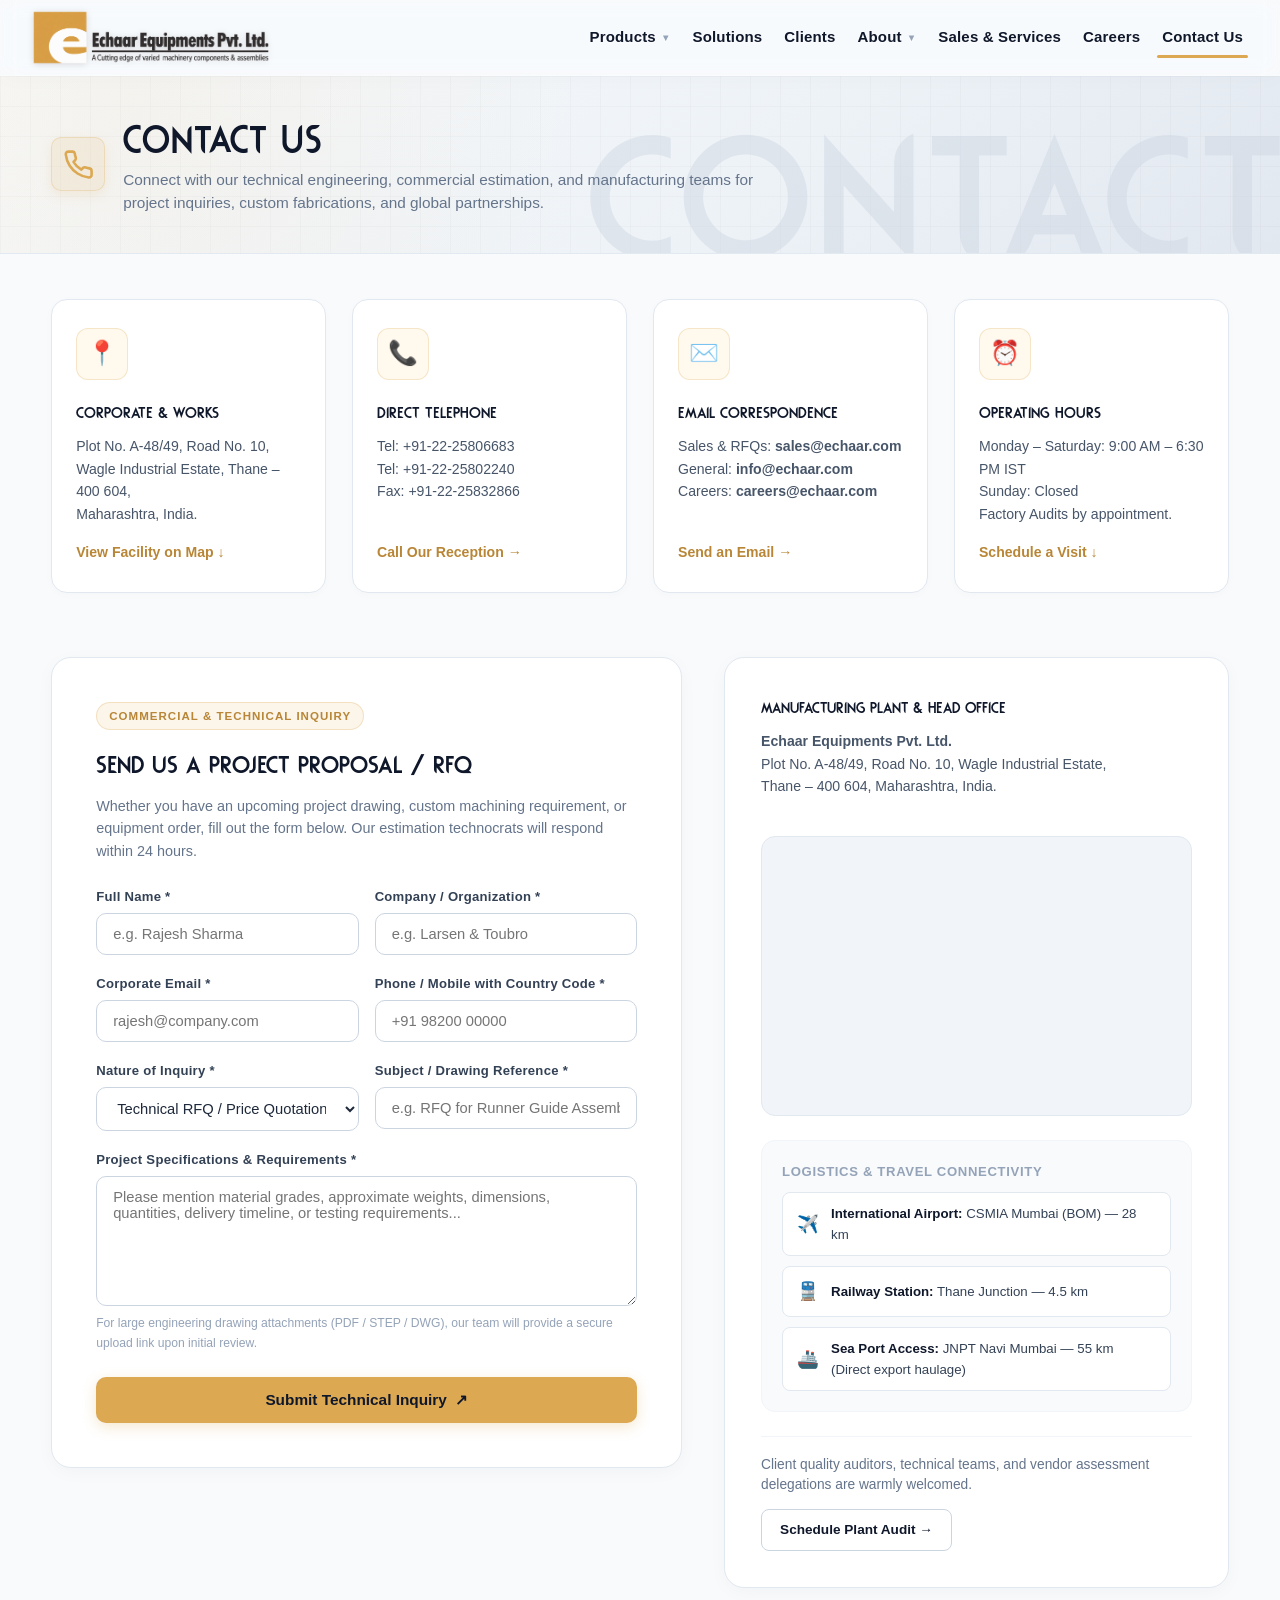
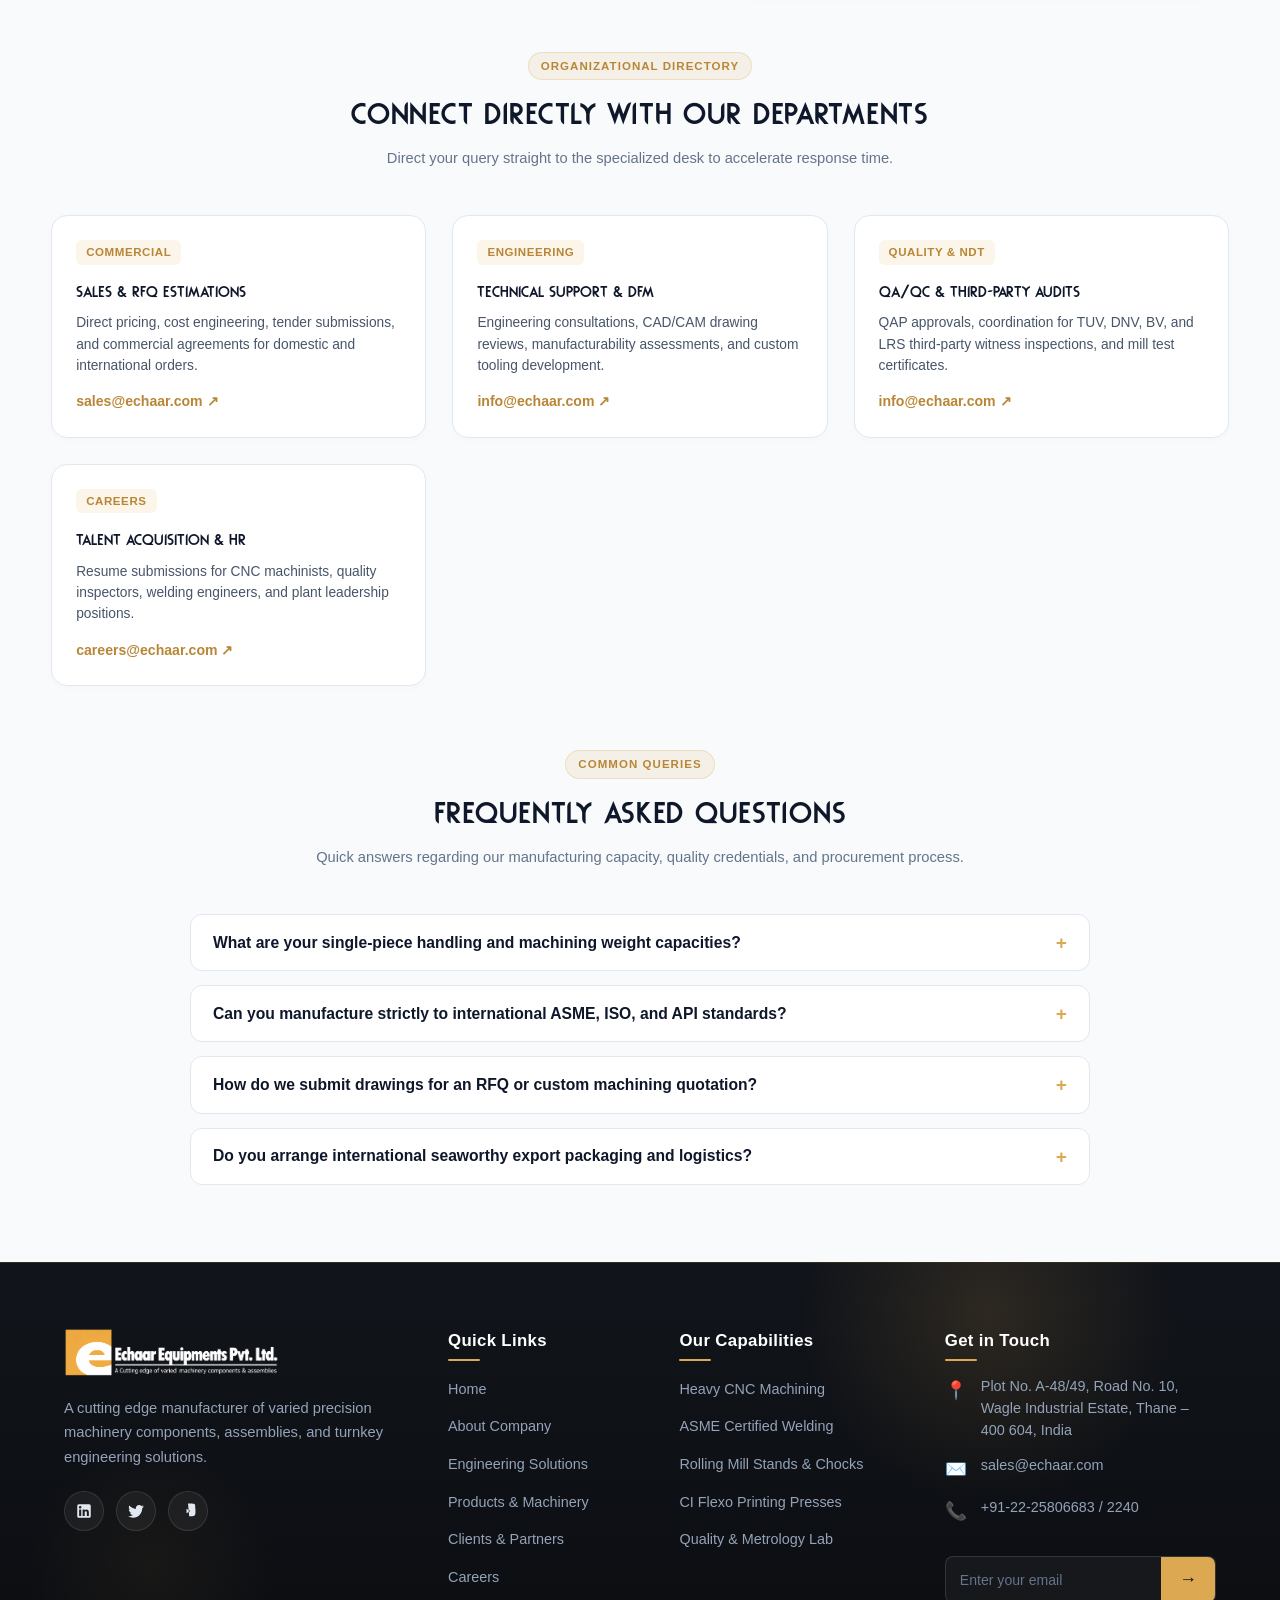
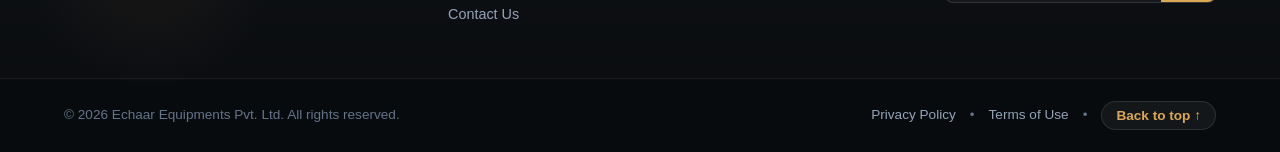
<file: html/contact_us.html>
<!DOCTYPE html>
<html lang="en">
<head>
  <meta charset="UTF-8">
  <meta http-equiv="refresh" content="0; url=contact.html">
  <title>Redirecting to Contact Us...</title>
  <script>window.location.href = "contact.html";</script>
</head>
<body>
  <p>Redirecting to <a href="contact.html">Contact Us</a>...</p>
</body>
</html>
</file>
<file: css/common.css>
/* Local Custom Fonts */
@font-face {
  font-family: 'Rodondo';
  src: url('../fonts/rodondo/Rodondo.otf') format('opentype');
  font-weight: 100 900;
  font-style: normal;
  font-display: swap;
}

@font-face {
  font-family: 'Rodondo';
  src: url('../fonts/rodondo/Rodondo.otf') format('opentype');
  font-weight: normal;
  font-style: normal;
  font-display: swap;
}

@font-face {
  font-family: 'Rodondo';
  src: url('../fonts/rodondo/Rodondo.otf') format('opentype');
  font-weight: bold;
  font-style: normal;
  font-display: swap;
}

@font-face {
  font-family: 'Resolve Sans';
  src: url('../fonts/resolve_sans/Resolve-Light.otf') format('opentype');
  font-weight: 300;
  font-style: normal;
  font-display: swap;
}

:root {
  /* Brand Accent Colors */
  --primary-accent: #DCA852;
  --primary-gold: #DCA852;
  --primary-gold-dark: #b88636;
  --primary-gold-light: rgba(220, 168, 82, 0.12);
  --primary-gold-glow: rgba(220, 168, 82, 0.35);
  --brand-gold: #DCA852;

  /* Typography Colors */
  --text-dark: #1e293b;
  --text-body: #334155;
  --text-muted: #64748b;
  --text-light: #f8fafc;
  --text-dark-headings: #0f172a;

  /* Background Colors */
  --bg-body: #f8fafc;
  --bg-surface: #ffffff;
  --bg-surface-elevated: #ffffff;
  --bg-dark: #0d1117;
  --glass-dark: rgba(18, 22, 28, 0.82);
  --glass-border-dark: rgba(255, 255, 255, 0.1);

  /* Glassmorphism Defaults */
  --glass-bg: rgba(255, 255, 255, 0.85);
  --glass-border: rgba(226, 232, 240, 0.8);
  --glass-dropdown-bg: rgba(255, 255, 255, 0.96);
  --shadow-subtle: 0 4px 20px -2px rgba(0, 0, 0, 0.06);
  --shadow-card: 0 10px 30px -4px rgba(15, 23, 42, 0.05), 0 4px 12px -2px rgba(15, 23, 42, 0.03);
  --shadow-hover: 0 20px 35px -6px rgba(15, 23, 42, 0.1), 0 8px 16px -4px rgba(220, 168, 82, 0.12);

  /* Font Families */
  --font-sans: -apple-system, BlinkMacSystemFont, "Segoe UI", Roboto, "Helvetica Neue", Arial, sans-serif;
  --font-heading: -apple-system, BlinkMacSystemFont, "Segoe UI", Roboto, "Helvetica Neue", Arial, sans-serif;

  /* Layout */
  --navbar-height: 76px;
  --border-radius-sm: 6px;
  --border-radius-md: 10px;
  --border-radius-lg: 16px;
  --border-radius-full: 9999px;
  --transition-smooth: all 0.28s cubic-bezier(0.16, 1, 0.3, 1);
}

/* Global Reset & Box Sizing */
*, *::before, *::after {
  box-sizing: border-box;
  margin: 0;
  padding: 0;
}

html {
  scroll-behavior: smooth;
  -webkit-font-smoothing: antialiased;
  -moz-osx-font-smoothing: grayscale;
}

body {
  font-family: var(--font-sans);
  background-color: var(--bg-body);
  color: var(--text-body);
  line-height: 1.6;
  min-height: 100vh;
  display: flex;
  flex-direction: column;
}

/* ==========================================================================
   ECHAAR SPECIAL SCROLLBAR (Precision Industrial Gold & Deep Slate Identity)
   ========================================================================== */
/* Standard modern Firefox scrollbar */
html, body, * {
  scrollbar-width: thin;
  scrollbar-color: #DCA852 #0b0f17;
}

/* Chrome, Edge, Safari WebKit Global Scrollbar */
::-webkit-scrollbar {
  width: 10px;
  height: 10px;
}

::-webkit-scrollbar-track {
  background: #0b0f17; /* Signature Echaar Dark Slate Track */
  border-left: 1px solid rgba(255, 255, 255, 0.08);
}

::-webkit-scrollbar-thumb {
  background: linear-gradient(180deg, #F3D28A 0%, #DCA852 50%, #B88636 100%);
  border-radius: 9999px;
  border: 2px solid #0b0f17; /* Creates polished floating cylinder effect */
  box-shadow: inset 0 1px 1px rgba(255, 255, 255, 0.4), 0 0 8px rgba(220, 168, 82, 0.35);
  transition: all 0.25s ease;
}

::-webkit-scrollbar-thumb:hover {
  background: linear-gradient(180deg, #FFE8A8 0%, #E8B55F 50%, #C9953F 100%);
  border-color: #0b0f17;
  box-shadow: inset 0 1px 1px rgba(255, 255, 255, 0.6), 0 0 16px rgba(220, 168, 82, 0.85);
}

::-webkit-scrollbar-thumb:active {
  background: linear-gradient(180deg, #DCA852 0%, #A6762B 100%);
}

::-webkit-scrollbar-corner {
  background: #0b0f17;
}

/* Echaar Special Scroll Reading Progress Line */
.echaar-scroll-progress {
  position: fixed;
  top: 0;
  left: 0;
  width: 0%;
  height: 3px;
  background: linear-gradient(90deg, #B88636 0%, #DCA852 50%, #FFE099 100%);
  box-shadow: 0 0 10px rgba(220, 168, 82, 0.9), 0 0 4px #DCA852;
  z-index: 10005;
  pointer-events: none;
  transition: width 0.06s ease-out;
}

main {
  flex: 1 0 auto;
}

/* ==========================================================================
   REUSABLE INNER PAGE TITLE BANNER
   ========================================================================== */
.page-title-banner {
  position: relative;
  width: 100%;
  min-height: clamp(130px, 16vw, 175px);
  background: linear-gradient(135deg, #f8fafc 0%, #edf2f7 60%, #e2e8f0 100%);
  display: flex;
  align-items: center;
  padding: clamp(1.6rem, 3vw, 2.4rem) 4%;
  overflow: hidden;
  border-bottom: 1px solid rgba(226, 232, 240, 0.9);
}

/* Subtle decorative industrial mesh background */
.page-title-banner::before {
  content: '';
  position: absolute;
  top: 0;
  left: 0;
  right: 0;
  bottom: 0;
  background-image: 
    radial-gradient(circle at 10% 20%, rgba(220, 168, 82, 0.08) 0%, transparent 40%),
    linear-gradient(to right, rgba(0, 0, 0, 0.02) 1px, transparent 1px),
    linear-gradient(to bottom, rgba(0, 0, 0, 0.02) 1px, transparent 1px);
  background-size: 100% 100%, 30px 30px, 30px 30px;
  pointer-events: none;
  z-index: 1;
}

.banner-content {
  position: relative;
  z-index: 2;
  display: flex;
  flex-direction: column;
  gap: 8px;
  max-width: 800px;
}

.banner-header-flex {
  display: flex;
  align-items: center;
  gap: 18px;
}

.banner-icon {
  width: clamp(42px, 4.5vw, 54px);
  height: clamp(42px, 4.5vw, 54px);
  display: flex;
  align-items: center;
  justify-content: center;
  color: var(--primary-accent);
  background: rgba(220, 168, 82, 0.12);
  border: 1px solid rgba(220, 168, 82, 0.25);
  border-radius: var(--border-radius-md);
  flex-shrink: 0;
  box-shadow: 0 4px 12px rgba(220, 168, 82, 0.15);
}

.banner-icon svg {
  width: 60%;
  height: 60%;
  stroke: var(--primary-accent);
  stroke-width: 2;
  fill: none;
}

.banner-title {
  font-family: 'Rodondo', var(--font-sans);
  font-size: clamp(2rem, 3.4vw, 2.85rem);
  font-weight: 700;
  color: var(--text-dark-headings);
  letter-spacing: 0.02em;
  line-height: 1.15;
  margin: 0;
}

.banner-subtitle {
  font-size: clamp(0.92rem, 1.2vw, 1.05rem);
  color: var(--text-muted);
  margin-top: 4px;
  line-height: 1.5;
  max-width: 650px;
}

/* Translucent Executive Watermark in Banner (Right Bottom Anchored) */
.banner-watermark {
  position: absolute;
  right: -10px;
  bottom: -24px;
  top: auto;
  transform: none;
  font-family: 'Rodondo', sans-serif;
  font-size: clamp(6.5rem, 16vw, 13.5rem);
  font-weight: normal;
  letter-spacing: 0.03em;
  color: rgba(203, 213, 225, 0.45);
  line-height: 0.76;
  pointer-events: none;
  user-select: none;
  z-index: 1;
  text-transform: uppercase;
  white-space: nowrap;
}

@media (max-width: 768px) {
  .page-title-banner {
    padding: 1.75rem 5%;
    min-height: 140px;
  }
  .banner-watermark {
    display: none; /* Hide large watermark on mobile for clean look */
  }
  .banner-header-flex {
    gap: 12px;
  }
}
</file>
<file: css/header.css>
/* ==========================================================================
   HEADER & NAVIGATION BAR STYLES (header.css)
   Echaar Equipments Pvt. Ltd. - Glassmorphism & Compact Padding Edition
   ========================================================================== */

/* Glassmorphism Navbar Container */
.glass-navbar {
  position: sticky;
  top: 0;
  width: 100%;
  height: 76px; /* Enhanced height for larger prominent logo */
  background: rgba(255, 255, 255, 0.08); /* Modern ultra-transparent glass */
  backdrop-filter: blur(10px) saturate(140%);
  -webkit-backdrop-filter: blur(10px) saturate(140%);
  border-bottom: 1px solid rgba(255, 255, 255, 0.15);
  box-shadow: 0 4px 20px 0 rgba(0, 0, 0, 0.02);
  display: flex;
  align-items: center;
  justify-content: space-between;
  padding: 0 2.5%; /* Clean balanced side padding */
  z-index: 1000;
  transition: all 0.28s cubic-bezier(0.16, 1, 0.3, 1);
}

/* Scrolled Compact Navbar */
.glass-navbar.scrolled {
  height: 64px;
  background: rgba(255, 255, 255, 0.88);
  backdrop-filter: blur(20px) saturate(180%);
  -webkit-backdrop-filter: blur(20px) saturate(180%);
  border-bottom-color: rgba(220, 168, 82, 0.25);
  box-shadow: 0 8px 30px -4px rgba(15, 23, 42, 0.08),
              inset 0 1px 0 0 rgba(255, 255, 255, 0.9);
}

/* Brand / Logo Area */
.nav-brand {
  display: flex;
  align-items: center;
}

.nav-brand a {
  display: inline-flex;
  align-items: center;
  text-decoration: none;
  transition: opacity 0.2s ease, transform 0.2s ease;
}

.nav-brand a:hover {
  opacity: 0.95;
  transform: scale(1.02);
}

.nav-brand .nav-logo {
  height: 56px; /* Significantly bigger and prominently visible logo */
  width: auto;
  max-width: 320px;
  display: block;
  object-fit: contain;
  filter: drop-shadow(0 1px 3px rgba(0, 0, 0, 0.15));
  transition: all 0.25s ease;
}

.nav-brand .nav-logo.logo-light {
  display: none;
}

.nav-brand .nav-logo.logo-dark {
  display: block;
}

.home-page .glass-navbar:not(.scrolled) .nav-brand .nav-logo.logo-light {
  display: block;
}

.home-page .glass-navbar:not(.scrolled) .nav-brand .nav-logo.logo-dark {
  display: none;
}

.glass-navbar.scrolled .nav-brand .nav-logo {
  height: 48px;
  filter: none;
}

.glass-navbar.scrolled .nav-brand .nav-logo.logo-light {
  display: none !important;
}

.glass-navbar.scrolled .nav-brand .nav-logo.logo-dark {
  display: block !important;
}

/* Home Page Top Hero High-Contrast Links */
.home-page .glass-navbar:not(.scrolled) .nav-link {
  color: #ffffff;
  text-shadow: 0 1px 4px rgba(0, 0, 0, 0.7);
}

.home-page .glass-navbar:not(.scrolled) .nav-link:hover {
  color: var(--primary-accent, #DCA852);
}

.home-page .glass-navbar:not(.scrolled) .nav-link.active {
  color: #ffffff;
}

.home-page .glass-navbar:not(.scrolled) .arrow-icon {
  color: rgba(255, 255, 255, 0.75);
}

.home-page .glass-navbar:not(.scrolled) .menu-toggle .bar {
  background-color: #ffffff;
}

/* Navigation Links List */
.nav-menu {
  display: flex;
  align-items: center;
  gap: 12px; /* Reduced gap between items */
  list-style: none;
  margin: 0;
  padding: 0;
}

.nav-item {
  position: relative;
}

/* Navigation Link Styling - Clean with Underline Only */
.nav-link {
  display: inline-flex;
  align-items: center;
  gap: 5px;
  text-decoration: none;
  color: #0f172a;
  font-size: 0.94rem;
  font-weight: 600;
  padding: 8px 5px;
  position: relative;
  letter-spacing: 0.01em;
  background: transparent;
  border: none;
  text-shadow: 0 1px 2px rgba(255, 255, 255, 0.45);
  transition: color 0.22s ease, text-shadow 0.22s ease;
}

.glass-navbar.scrolled .nav-link {
  text-shadow: none;
}

/* Underline Animation */
.nav-link::after {
  content: '';
  position: absolute;
  bottom: 0;
  left: 0;
  width: 0;
  height: 2.5px;
  background: var(--primary-accent, #DCA852);
  border-radius: 2px;
  transition: width 0.25s cubic-bezier(0.16, 1, 0.3, 1);
}

.nav-link:hover {
  color: #0f172a;
}

.nav-link:hover::after {
  width: 100%;
}

/* Active Link State - Underline Only */
.nav-link.active {
  color: #0f172a;
  font-weight: 600;
  background: transparent;
  border: none;
  box-shadow: none;
}

.nav-link.active::after {
  width: 100%;
  background: var(--primary-accent, #DCA852);
}

/* Arrow Icon */
.arrow-icon {
  font-size: 0.6rem;
  display: inline-block;
  color: #94a3b8;
  transition: transform 0.22s ease, color 0.22s ease;
}

.nav-link:hover .arrow-icon,
.nav-link.active .arrow-icon {
  color: #DCA852;
}

/* ==========================================================================
   GLASSMORPHISM DROPDOWN MENUS (Desktop)
   ========================================================================== */
.dropdown-menu {
  position: absolute;
  top: calc(100% + 6px);
  left: 0;
  min-width: 195px;
  background: rgba(255, 255, 255, 0.75);
  backdrop-filter: blur(24px) saturate(190%);
  -webkit-backdrop-filter: blur(24px) saturate(190%);
  border: 1px solid rgba(255, 255, 255, 0.85);
  box-shadow: 0 16px 36px -4px rgba(15, 23, 42, 0.1), 
              0 4px 12px rgba(0, 0, 0, 0.03),
              inset 0 1px 1px rgba(255, 255, 255, 0.9);
  border-radius: 12px;
  padding: 6px;
  list-style: none;
  opacity: 0;
  visibility: hidden;
  transform: translateY(8px);
  transition: opacity 0.2s ease, transform 0.2s cubic-bezier(0.16, 1, 0.3, 1), visibility 0.2s;
  pointer-events: none;
  z-index: 1010;
}

/* Bridge to prevent hover gap break */
.dropdown-menu::before {
  content: '';
  position: absolute;
  top: -8px;
  left: 0;
  right: 0;
  height: 8px;
}

.dropdown-item {
  list-style: none;
}

.dropdown-item a {
  display: flex;
  align-items: center;
  padding: 7px 12px; /* Reduced dropdown item padding */
  color: #475569;
  font-size: 0.85rem;
  font-weight: 500;
  text-decoration: none;
  border-radius: 8px;
  transition: all 0.18s ease;
  position: relative;
}

.dropdown-item a:hover {
  background: rgba(220, 168, 82, 0.14);
  color: #0f172a;
  padding-left: 16px;
  font-weight: 600;
}

.dropdown-item a:hover::before {
  content: '';
  position: absolute;
  left: 6px;
  top: 50%;
  transform: translateY(-50%);
  width: 3px;
  height: 14px;
  background-color: #DCA852;
  border-radius: 2px;
}

/* Products Dropdown: Group Title Header & Group Links */
.dropdown-group-header {
  padding: 8px 12px 10px;
  border-bottom: 1px solid rgba(226, 232, 240, 0.9);
  margin-bottom: 6px;
  display: flex;
  flex-direction: column;
  gap: 4px;
}

.dropdown-group-header .division-badge {
  background: rgba(220, 168, 82, 0.15);
  color: var(--primary-gold-dark, #b88636);
  font-size: 0.68rem;
  font-weight: 800;
  letter-spacing: 0.08em;
  text-transform: uppercase;
  padding: 2px 7px;
  border-radius: 4px;
  width: fit-content;
  border: 1px solid rgba(220, 168, 82, 0.28);
}

.dropdown-group-header .division-name {
  font-family: 'Rodondo', sans-serif;
  font-size: 0.88rem;
  font-weight: 700;
  color: #0f172a;
  letter-spacing: 0.02em;
}

.dropdown-item a .group-dot {
  width: 6px;
  height: 6px;
  border-radius: 50%;
  background: var(--primary-accent, #DCA852);
  display: inline-block;
  margin-right: 8px;
  transition: transform 0.2s ease;
}

.dropdown-item a:hover .group-dot {
  transform: scale(1.4);
}

/* Products Multi-Column Mega Dropdown (Desktop) */
@media (min-width: 993px) {
  .dropdown-menu.products-menu {
    min-width: 550px;
    max-width: min(660px, calc(100vw - 40px));
    display: flex;
    flex-direction: row;
    align-items: stretch;
    gap: 16px;
    padding: 12px 14px;
  }

  .dropdown-division-col {
    flex: 1;
    min-width: 240px;
    display: flex;
    flex-direction: column;
    gap: 2px;
  }

  .dropdown-division-col:first-child {
    border-right: 1px solid rgba(226, 232, 240, 0.85);
    padding-right: 14px;
  }
}

/* Products Dropdown Mobile Stacking */
@media (max-width: 992px) {
  .dropdown-menu.products-menu {
    min-width: 100%;
    max-width: 100%;
  }

  .dropdown-division-col {
    display: flex;
    flex-direction: column;
    gap: 2px;
  }

  .dropdown-division-col:first-child {
    border-bottom: 1px solid rgba(226, 232, 240, 0.6);
    padding-bottom: 8px;
    margin-bottom: 8px;
  }
}

/* Desktop Hover Trigger */
@media (min-width: 993px) {
  .has-dropdown:hover .dropdown-menu {
    opacity: 1;
    visibility: visible;
    transform: translateY(0);
    pointer-events: auto;
  }

  .has-dropdown:hover .arrow-icon {
    transform: rotate(180deg);
  }
}

/* ==========================================================================
   MOBILE HAMBURGER & COMPACT DRAWER
   ========================================================================== */
.menu-toggle {
  display: none;
  flex-direction: column;
  justify-content: space-around;
  width: 34px;
  height: 34px;
  padding: 6px;
  background: rgba(255, 255, 255, 0.6);
  backdrop-filter: blur(12px);
  -webkit-backdrop-filter: blur(12px);
  border: 1px solid rgba(255, 255, 255, 0.8);
  border-radius: 8px;
  cursor: pointer;
  z-index: 1002;
  transition: all 0.22s ease;
}

.menu-toggle:hover {
  background: rgba(255, 255, 255, 0.85);
  border-color: rgba(220, 168, 82, 0.4);
}

.menu-toggle .bar {
  height: 2px;
  width: 100%;
  background-color: #1e293b;
  border-radius: 2px;
  transition: all 0.28s cubic-bezier(0.16, 1, 0.3, 1);
  transform-origin: center;
}

.menu-toggle.is-active {
  background: rgba(220, 168, 82, 0.15);
  border-color: #DCA852;
}

.menu-toggle.is-active .bar:nth-child(1) {
  transform: translateY(6px) rotate(45deg);
  background-color: #DCA852;
}

.menu-toggle.is-active .bar:nth-child(2) {
  opacity: 0;
  transform: scaleX(0);
}

.menu-toggle.is-active .bar:nth-child(3) {
  transform: translateY(-6px) rotate(-45deg);
  background-color: #DCA852;
}

/* Mobile Backdrop Overlay */
.nav-backdrop {
  position: fixed;
  top: 0;
  left: 0;
  width: 100vw;
  height: 100vh;
  background: rgba(15, 23, 42, 0.35);
  backdrop-filter: blur(6px);
  -webkit-backdrop-filter: blur(6px);
  z-index: 998;
  opacity: 0;
  visibility: hidden;
  transition: all 0.28s ease;
}

.nav-backdrop.active {
  opacity: 1;
  visibility: visible;
}

/* Mobile Navigation Drawer */
@media (max-width: 992px) {
  .glass-navbar {
    height: 66px;
    padding: 0 4%;
  }

  .nav-brand .nav-logo {
    height: 46px;
    max-width: 240px;
  }

  .glass-navbar.scrolled {
    height: 60px;
  }

  .glass-navbar.scrolled .nav-brand .nav-logo {
    height: 42px;
  }

  .menu-toggle {
    display: flex;
  }

  .nav-menu {
    position: fixed;
    top: 0;
    right: -100%;
    width: 80%;
    max-width: 320px;
    height: 100vh;
    background: rgba(255, 255, 255, 0.88);
    backdrop-filter: blur(24px) saturate(190%);
    -webkit-backdrop-filter: blur(24px) saturate(190%);
    border-left: 1px solid rgba(255, 255, 255, 0.8);
    flex-direction: column;
    align-items: flex-start;
    padding: 72px 22px 30px;
    gap: 10px;
    box-shadow: -10px 0 35px rgba(0, 0, 0, 0.08);
    transition: right 0.32s cubic-bezier(0.16, 1, 0.3, 1);
    overflow-y: auto;
    z-index: 999;
  }

  .nav-menu.active {
    right: 0;
  }

  .nav-item {
    width: 100%;
    border-bottom: 1px solid rgba(226, 232, 240, 0.5);
    padding-bottom: 4px;
  }

  .nav-link {
    width: 100%;
    justify-content: space-between;
    font-size: 0.95rem;
    padding: 8px 6px;
  }

  .dropdown-menu {
    position: static;
    opacity: 1;
    visibility: visible;
    transform: none;
    box-shadow: none;
    background: rgba(255, 255, 255, 0.55);
    padding: 4px 10px;
    border: none;
    border-left: 2px solid #DCA852;
    border-radius: 4px;
    margin: 4px 0 8px 4px;
    display: none;
    pointer-events: auto;
  }

  .dropdown-menu.mobile-open {
    display: block;
    animation: fadeInDown 0.22s ease;
  }

  .dropdown-group-header {
    padding: 6px 8px 8px;
    margin-bottom: 4px;
  }

  .dropdown-item a {
    padding: 6px 8px;
    font-size: 0.88rem;
  }
}

@keyframes fadeInDown {
  from {
    opacity: 0;
    transform: translateY(-6px);
  }
  to {
    opacity: 1;
    transform: translateY(0);
  }
}

@media (max-width: 480px) {
  .nav-brand .nav-logo {
    height: 40px;
    max-width: 195px;
  }
}
</file>
<file: css/style.css>
/* ==========================================================================
   HOMEPAGE & CAROUSEL STYLES (style.css)
   Echaar Equipments Pvt. Ltd.
   ========================================================================== */

/* Local Custom Fonts */
@font-face {
  font-family: 'Rodondo';
  src: url('../fonts/rodondo/Rodondo.otf') format('opentype');
  font-weight: 100 900;
  font-style: normal;
  font-display: swap;
}

/* ==========================================================================
   HERO CAROUSEL CONTAINER
   ========================================================================== */
.hero-carousel {
  position: relative;
  width: 100%;
  height: 100vh;
  height: 100dvh;
  margin-top: -76px; /* Transparent navbar sits on top of full-view hero */
  overflow: hidden;
  background: #090c10;
}

.carousel-track-wrapper {
  position: relative;
  width: 100%;
  height: 100%;
}

.carousel-track {
  position: relative;
  width: 100%;
  height: 100%;
}

/* Individual Carousel Slide */
.carousel-slide {
  position: absolute;
  top: 0;
  left: 0;
  width: 100%;
  height: 100%;
  opacity: 0;
  visibility: hidden;
  transition: opacity 0.75s cubic-bezier(0.16, 1, 0.3, 1), visibility 0.75s ease;
  z-index: 1;
}

.carousel-slide.active {
  opacity: 1;
  visibility: visible;
  z-index: 2;
}

/* Background Image with Slow Zoom Ken-Burns Effect */
.slide-bg-image {
  position: absolute;
  top: 0;
  left: 0;
  width: 100%;
  height: 100%;
  background-size: cover;
  background-position: center;
  transform: scale(1.04);
  transition: transform 7s cubic-bezier(0.1, 0.8, 0.3, 1);
}

.carousel-slide.active .slide-bg-image {
  transform: scale(1);
}

/* Dark Gradient Overlays for High-Contrast Text Legibility */
.slide-overlay {
  position: absolute;
  top: 0;
  left: 0;
  width: 100%;
  height: 100%;
  background: linear-gradient(90deg, 
              rgba(10, 14, 20, 0.88) 0%, 
              rgba(10, 14, 20, 0.68) 45%, 
              rgba(10, 14, 20, 0.25) 100%),
              linear-gradient(180deg, 
              rgba(10, 14, 20, 0.45) 0%, 
              rgba(10, 14, 20, 0.6) 100%);
  pointer-events: none;
}

/* Content Container matching full-view layout with navbar offset and arrow clearance */
.slide-content-container {
  position: relative;
  z-index: 3;
  width: 100%;
  height: 100%;
  max-width: 1400px;
  margin: 0 auto;
  display: flex;
  align-items: center;
  padding: 76px clamp(60px, 6vw, 96px) 0; /* Clear clearance ensuring text never overlaps side arrows */
}

.slide-content {
  max-width: 1020px;
  transform: translateY(20px);
  opacity: 0;
  transition: transform 0.65s cubic-bezier(0.16, 1, 0.3, 1) 0.15s, opacity 0.65s ease 0.15s;
}

.carousel-slide.active .slide-content {
  transform: translateY(0);
  opacity: 1;
}

/* Slide Typography: Single line for Construction Equipments and clean hierarchy */
.slide-title {
  font-size: clamp(1.75rem, 3.2vw, 2.75rem);
  font-weight: 800;
  color: #ffffff;
  letter-spacing: -0.01em;
  line-height: 1.2;
  margin-bottom: 16px;
  text-shadow: 0 4px 20px rgba(0, 0, 0, 0.35);
  white-space: nowrap; /* Keeps titles like Construction Equipments strictly on one line */
}

.slide-description {
  font-size: clamp(0.95rem, 1.25vw, 1.15rem);
  color: rgba(241, 245, 249, 0.95);
  line-height: 1.65;
  margin-bottom: 26px;
  max-width: 720px;
  text-shadow: 0 2px 10px rgba(0, 0, 0, 0.4);
}

/* Button (Exact Gold Outline Button from user screenshot) */
.slide-actions {
  display: flex;
  align-items: center;
  gap: 16px;
  flex-wrap: wrap;
}

.btn-outline-gold {
  display: inline-flex;
  align-items: center;
  gap: 8px;
  border: 1.5px solid #DCA852;
  background: rgba(10, 14, 20, 0.35);
  backdrop-filter: blur(8px);
  -webkit-backdrop-filter: blur(8px);
  color: #DCA852;
  font-size: 0.82rem;
  font-weight: 700;
  text-transform: uppercase;
  letter-spacing: 0.08em;
  padding: 8px 24px;
  border-radius: 50px;
  text-decoration: none;
  cursor: pointer;
  transition: all 0.28s cubic-bezier(0.16, 1, 0.3, 1);
}

.btn-outline-gold:hover {
  background: #DCA852;
  color: #0f172a;
  box-shadow: 0 4px 18px rgba(220, 168, 82, 0.4);
  transform: translateY(-2px);
}

.btn-outline-gold:active {
  transform: translateY(0);
}

/* ==========================================================================
   MINIMALIST RODONDO SIDE ARROWS (ECHAAR PRIMARY COLOUR)
   ========================================================================== */
.carousel-arrow {
  position: absolute;
  top: 50%;
  transform: translateY(-50%);
  width: auto;
  height: auto;
  padding: 4px 6px; /* Minimal padding */
  background: transparent;
  border: none;
  border-radius: 0;
  outline: none;
  box-shadow: none;
  backdrop-filter: none;
  -webkit-backdrop-filter: none;
  color: #DCA852;
  font-family: 'Rodondo', sans-serif;
  font-size: clamp(2.2rem, 3.4vw, 3.2rem);
  font-weight: 700;
  line-height: 1;
  display: flex;
  align-items: center;
  justify-content: center;
  cursor: pointer;
  z-index: 10;
  transition: transform 0.25s cubic-bezier(0.16, 1, 0.3, 1), 
              color 0.25s ease, 
              text-shadow 0.25s ease, 
              opacity 0.25s ease;
  user-select: none;
  -webkit-user-select: none;
  opacity: 0.9;
}

.carousel-arrow.prev-arrow {
  left: clamp(10px, 1.4vw, 18px); /* Shifted to the far left side */
}

.carousel-arrow.next-arrow {
  right: clamp(10px, 1.4vw, 18px); /* Shifted to the far right side */
}

.carousel-arrow:hover {
  background: transparent;
  color: #ffd685;
  opacity: 1;
  text-shadow: 0 0 16px rgba(220, 168, 82, 0.85), 0 0 35px rgba(220, 168, 82, 0.45);
}

.carousel-arrow.prev-arrow:hover {
  transform: translateY(-50%) translateX(-2px) scale(1.12);
}

.carousel-arrow.next-arrow:hover {
  transform: translateY(-50%) translateX(2px) scale(1.12);
}

.carousel-arrow:active {
  transform: translateY(-50%) scale(0.92);
}

/* ==========================================================================
   MINIMALIST CAROUSEL INDICATORS (Floating Dots)
   ========================================================================== */
.carousel-indicators {
  position: absolute;
  bottom: 12px; /* Taken a bit down as requested */
  left: 50%;
  transform: translateX(-50%);
  display: flex;
  align-items: center;
  gap: 8px;
  z-index: 10;
  padding: 4px 8px;
  background: transparent;
  border: none;
  backdrop-filter: none;
  -webkit-backdrop-filter: none;
  border-radius: 0;
}

.indicator-dot {
  width: 8px;
  height: 8px;
  border-radius: 50%;
  background: rgba(255, 255, 255, 0.35);
  border: none;
  cursor: pointer;
  padding: 0;
  transition: all 0.28s cubic-bezier(0.16, 1, 0.3, 1);
}

.indicator-dot:hover {
  background: rgba(255, 255, 255, 0.85);
  transform: scale(1.2);
}

.indicator-dot.active {
  width: 22px;
  height: 6px;
  border-radius: 4px;
  background: #DCA852;
  box-shadow: 0 0 10px rgba(220, 168, 82, 0.7);
}


/* ==========================================================================
   HOMEPAGE SHOWCASE SECTION (Full-Bleed Edge-to-Edge - No Margin, No Padding)
   ========================================================================== */
.home-showcase-section {
  width: 100%;
  margin: 0;
  padding: 0;
  background: #ffffff;
  overflow: hidden;
  border-bottom: 1px solid rgba(226, 232, 240, 0.8);
}

.showcase-container {
  width: 100%;
  max-width: 100%;
  margin: 0;
  padding: 0;
  display: flex;
  flex-direction: column;
}

.showcase-row {
  display: grid;
  width: 100%;
  margin: 0;
  padding: 0;
  gap: 0; /* Zero gap between image and text */
  align-items: stretch;
}

/* Balanced 1:1 symmetrical layout for showcase rows */
.showcase-row.showcase-row-1 {
  grid-template-columns: 1fr 1fr;
}

.showcase-row.showcase-row-2 {
  grid-template-columns: 1fr 1fr;
}

.showcase-image-col {
  width: 100%;
  height: 100%;
  min-height: 100%;
  margin: 0;
  padding: 0;
  overflow: hidden;
  position: relative;
  display: flex;
  align-items: stretch;
  background: #ffffff;
}

.showcase-row-1 .showcase-image-col,
.showcase-row-2 .showcase-image-col {
  justify-content: stretch;
}

.showcase-img {
  width: 100%;
  height: 100%;
  min-height: 100%;
  max-width: 100%;
  display: block;
  object-fit: cover;
  object-position: center top; /* Flush edge-to-edge with 0 gap above */
  margin: 0;
  padding: 0;
  border: none;
  border-radius: 0;
  box-shadow: none;
}

.showcase-row-1 .showcase-img {
  margin: 0;
}

.showcase-row-2 .showcase-img {
  margin: 0;
  object-position: center;
}

.showcase-text-col {
  display: flex;
  flex-direction: column;
  justify-content: center;
  padding: clamp(28px, 3.8vw, 52px) clamp(30px, 4.5vw, 64px);
  background: #ffffff;
}

.showcase-text-col p {
  font-size: clamp(0.9rem, 0.95vw, 0.98rem);
  color: #475569;
  line-height: 1.68;
  margin-bottom: 12px;
}

.showcase-text-col p:last-child {
  margin-bottom: 0;
}

/* Showcase Titles (ABOUT US & TRANSFORMING CHALLENGES INTO PRECISION) */
.showcase-title {
  font-family: 'Rodondo', sans-serif;
  font-size: clamp(1.4rem, 1.9vw, 1.85rem);
  font-weight: 700;
  color: #0f172a;
  letter-spacing: 0.02em;
  line-height: 1.25;
  margin-bottom: 8px;
  text-transform: uppercase;
}

.showcase-title .text-gold {
  color: #DCA852;
}

.showcase-title-bar {
  width: 44px;
  height: 3px;
  background: #DCA852;
  border-radius: 2px;
  margin-bottom: 16px;
}

/* ==========================================================================
   HOMEPAGE LATEST NEWS SECTION (Google Sheets Live Feed)
   ========================================================================== */
.home-news-section {
  padding: clamp(2.4rem, 4vw, 3.5rem) 4%;
  background: #ffffff;
  border-top: 1px solid rgba(226, 232, 240, 0.9);
  position: relative;
}

.news-container {
  max-width: 1200px;
  margin: 0 auto;
}

.news-section-header {
  text-align: left;
  max-width: 850px;
  margin: 0 0 clamp(1.4rem, 2.2vw, 2rem) 0;
}

.news-section-title {
  font-family: 'Rodondo', sans-serif;
  font-size: clamp(1.4rem, 2vw, 1.85rem);
  font-weight: 700;
  color: #0f172a;
  letter-spacing: 0.04em;
  text-transform: uppercase;
  margin: 0 0 8px;
}

.news-title-bar {
  width: 44px;
  height: 3px;
  background: #DCA852;
  border-radius: 2px;
  margin: 0 0 12px 0;
}

.news-section-subtitle {
  font-size: clamp(0.88rem, 0.95vw, 0.96rem);
  color: #64748b;
  line-height: 1.6;
  margin: 0;
  text-align: left;
}

/* 2 Cards per Row Grid Layout */
.news-cards-grid {
  display: grid;
  grid-template-columns: repeat(2, 1fr);
  gap: clamp(18px, 2.2vw, 26px);
  width: 100%;
}

/* Left-aligned layout when exactly 1 card */
.news-cards-grid:has(.news-card:only-child) {
  grid-template-columns: minmax(auto, 620px);
  justify-content: start;
}

/* Individual News Card - Compact Height */
.news-card {
  background: #ffffff;
  border: 1px solid #e2e8f0;
  border-radius: 12px;
  overflow: hidden;
  display: flex;
  flex-direction: column;
  box-shadow: 0 3px 12px rgba(15, 23, 42, 0.03);
  transition: all 0.3s cubic-bezier(0.16, 1, 0.3, 1);
  position: relative;
}

.news-card:hover {
  border-color: rgba(220, 168, 82, 0.6);
  transform: translateY(-3px);
  box-shadow: 0 10px 24px rgba(15, 23, 42, 0.07);
}

/* Card Image Header - Compact */
.news-card-img-wrap {
  width: 100%;
  height: 140px;
  overflow: hidden;
  background: #0f172a;
}

.news-card-img-wrap img {
  width: 100%;
  height: 100%;
  object-fit: cover;
  display: block;
  transition: transform 0.4s ease;
}

.news-card:hover .news-card-img-wrap img {
  transform: scale(1.03);
}

/* Card Slim Banner (when no direct image) */
.news-card-banner {
  width: 100%;
  height: 38px;
  background: linear-gradient(135deg, #090e17 0%, #1e293b 100%);
  display: flex;
  align-items: center;
  justify-content: flex-start;
  padding: 0 16px;
  position: relative;
  border-bottom: 2px solid #DCA852;
}

.news-badge-pill {
  display: inline-flex;
  align-items: center;
  gap: 6px;
  background: rgba(220, 168, 82, 0.16);
  border: 1px solid rgba(220, 168, 82, 0.4);
  padding: 2px 10px;
  border-radius: 50px;
}

.badge-icon {
  font-size: 0.85rem;
}

.badge-text {
  font-family: 'Rodondo', sans-serif;
  font-size: 0.72rem;
  font-weight: 700;
  color: #DCA852;
  letter-spacing: 0.04em;
  text-transform: uppercase;
}

/* Card Body - Tightened Spacing */
.news-card-body {
  padding: 16px 20px 14px;
  display: flex;
  flex-direction: column;
  flex-grow: 1;
}

.news-card-meta {
  display: flex;
  align-items: center;
  gap: 10px;
  margin-bottom: 8px;
}

.news-card-date {
  display: inline-flex;
  align-items: center;
  gap: 5px;
  font-size: 0.78rem;
  font-weight: 600;
  color: #64748b;
}

.news-card-tag {
  display: inline-block;
  padding: 2px 8px;
  font-size: 0.68rem;
  font-weight: 700;
  text-transform: uppercase;
  letter-spacing: 0.05em;
  color: #b88636;
  background: rgba(220, 168, 82, 0.12);
  border-radius: 4px;
}

.news-card-title {
  font-size: clamp(1.05rem, 1.25vw, 1.2rem);
  font-weight: 700;
  color: #0f172a;
  line-height: 1.32;
  margin-bottom: 8px;
  letter-spacing: -0.01em;
}

.news-card-excerpt {
  font-size: 0.88rem;
  color: #475569;
  line-height: 1.55;
  margin-bottom: 12px;
  flex-grow: 1;
  display: -webkit-box;
  -webkit-line-clamp: 4;
  -webkit-box-orient: vertical;
  overflow: hidden;
}

.news-card-action {
  margin-top: auto;
  padding-top: 10px;
  border-top: 1px solid #f1f5f9;
}

.news-read-more-btn {
  color: #b88636;
  font-size: 0.82rem;
  font-weight: 700;
  text-decoration: none;
  display: inline-flex;
  align-items: center;
  gap: 5px;
  transition: gap 0.2s ease, color 0.2s ease;
}

.news-read-more-btn:hover {
  color: #DCA852;
  gap: 8px;
}

/* ==========================================================================
   HOMEPAGE CLIENT LOGOS CAROUSEL SECTION
   ========================================================================== */
.home-clients-section {
  padding: clamp(3rem, 4.5vw, 4.2rem) 0 clamp(2.5rem, 3.8vw, 3.6rem);
  background: #f8fafc;
  border-top: 1px solid rgba(226, 232, 240, 0.9);
  border-bottom: 1px solid rgba(226, 232, 240, 0.9);
  overflow: hidden;
  position: relative;
}

.clients-section-header {
  text-align: center;
  max-width: 800px;
  margin: 0 auto clamp(1.8rem, 3vw, 2.5rem);
  padding: 0 4%;
}

.clients-section-title {
  font-family: 'Rodondo', sans-serif;
  font-size: clamp(1.5rem, 2.2vw, 2rem);
  font-weight: 700;
  color: #0f172a;
  letter-spacing: 0.04em;
  text-transform: uppercase;
  margin: 0 0 8px;
}

.clients-title-bar {
  width: 44px;
  height: 3px;
  background: #DCA852;
  border-radius: 2px;
  margin: 0 auto 14px;
}

.clients-section-subtitle {
  font-size: clamp(0.9rem, 0.96vw, 1rem);
  color: #64748b;
  line-height: 1.6;
  margin: 0 auto;
}

/* Carousel Outer Viewport */
.clients-carousel-viewport {
  position: relative;
  width: 100%;
  overflow: hidden;
  padding: 10px 0;
}

/* Soft Side Fade Gradients */
.clients-edge-fade {
  position: absolute;
  top: 0;
  bottom: 0;
  width: clamp(40px, 8vw, 120px);
  z-index: 2;
  pointer-events: none;
}

.clients-edge-fade.fade-left {
  left: 0;
  background: linear-gradient(to right, #f8fafc 15%, rgba(248, 250, 252, 0));
}

.clients-edge-fade.fade-right {
  right: 0;
  background: linear-gradient(to left, #f8fafc 15%, rgba(248, 250, 252, 0));
}

/* Continuous Infinite Marquee Track */
.clients-carousel-track {
  display: flex;
  align-items: center;
  gap: clamp(35px, 4.5vw, 65px);
  width: max-content;
  animation: scrollClientsMarquee 38s linear infinite;
  will-change: transform;
}

.clients-carousel-viewport:hover .clients-carousel-track {
  animation-play-state: paused;
}

@keyframes scrollClientsMarquee {
  0% {
    transform: translate3d(0, 0, 0);
  }
  100% {
    transform: translate3d(-50%, 0, 0);
  }
}

/* Individual Client Logo Item (Clean Borderless Floating Logos) */
.client-logo-card {
  width: auto;
  min-width: 140px;
  max-width: 200px;
  height: 80px;
  flex-shrink: 0;
  background: transparent;
  border: none;
  border-radius: 0;
  padding: 8px 16px;
  display: flex;
  align-items: center;
  justify-content: center;
  box-shadow: none;
  transition: transform 0.28s cubic-bezier(0.16, 1, 0.3, 1);
  user-select: none;
}

.client-logo-card:hover {
  transform: scale(1.08);
}

.client-logo-img-box {
  height: 65px;
  width: 100%;
  display: flex;
  align-items: center;
  justify-content: center;
}

.client-logo-img-box img {
  max-width: 175px;
  max-height: 56px;
  width: auto;
  height: auto;
  object-fit: contain;
  display: block;
  transition: transform 0.25s ease;
}

.client-logo-card:hover .client-logo-img-box img {
  transform: scale(1.06);
}



/* ==========================================================================
   RESPONSIVE ADJUSTMENTS
   ========================================================================== */
@media (max-width: 992px) {
  .hero-carousel {
    height: 100vh;
    height: 100dvh;
    min-height: 580px;
    margin-top: -66px;
  }
  .showcase-row,
  .showcase-row.showcase-row-1,
  .showcase-row.showcase-row-2 {
    grid-template-columns: 1fr;
    gap: 0;
    min-height: auto;
  }
  .showcase-row.reverse-mobile {
    display: flex;
    flex-direction: column-reverse;
  }
  .showcase-image-col {
    width: 100%;
    height: auto;
    min-height: 240px;
    margin: 0;
    padding: 0;
  }
  .showcase-img {
    width: 100%;
    max-width: 100%;
    height: 100%;
    min-height: 240px;
    max-height: 400px;
    object-fit: cover;
    margin: 0 !important;
    display: block;
  }
  .showcase-text-col {
    padding: clamp(30px, 5vw, 48px) clamp(20px, 4vw, 36px);
  }
  .carousel-arrow {
    font-size: 2.6rem;
    padding: 4px 8px;
  }
}

@media (max-width: 768px) {
  .slide-title {
    white-space: normal;
    font-size: clamp(1.6rem, 5.5vw, 2.2rem);
  }
  .news-cards-grid,
  .news-cards-grid:has(.news-card:only-child) {
    grid-template-columns: 1fr;
    gap: 16px;
  }
  .news-card-body {
    padding: 14px 16px;
  }
}

@media (max-width: 640px) {
  .hero-carousel {
    height: 100vh;
    height: 100dvh;
    min-height: 520px;
    margin-top: -66px;
  }
  .slide-content-container {
    padding: 66px 38px 0; /* Ensures clear separation from side arrows on mobile */
  }
  .slide-title {
    font-size: 1.65rem;
    white-space: normal;
    margin-bottom: 12px;
  }
  .slide-description {
    font-size: 0.9rem;
    line-height: 1.55;
    margin-bottom: 20px;
  }
  .btn-outline-gold {
    padding: 7px 20px;
    font-size: 0.78rem;
    border-radius: 50px;
  }
  .carousel-arrow {
    font-size: 2rem;
    padding: 4px 6px;
  }
  .carousel-arrow.prev-arrow {
    left: 6px;
  }
  .carousel-arrow.next-arrow {
    right: 6px;
  }
  .showcase-img {
    width: 100%;
    height: auto;
  }
  .client-logo-card {
    min-width: 110px;
    height: 55px;
    padding: 6px 10px;
  }
  .client-logo-img-box {
    height: 44px;
  }
  .client-logo-img-box img {
    max-width: 125px;
    max-height: 40px;
  }
}
</file>
<file: css/footor.css>
/* ==========================================================================
   FOOTER STYLES (footor.css)
   Echaar Equipments Pvt. Ltd.
   ========================================================================== */

/* Glassmorphism Dark Footer Wrapper */
.glass-footer {
  position: relative;
  background: linear-gradient(180deg, #11141a 0%, #0a0c0f 100%);
  backdrop-filter: blur(20px);
  -webkit-backdrop-filter: blur(20px);
  border-top: 1px solid rgba(220, 168, 82, 0.2);
  color: #f1f5f9;
  padding: 65px 0 0 0;
  overflow: hidden;
  margin-top: auto;
}

/* Subtle luxury ambient gold glow */
.glass-footer::before {
  content: '';
  position: absolute;
  top: -140px;
  right: 8%;
  width: 380px;
  height: 380px;
  background: radial-gradient(circle, rgba(220, 168, 82, 0.14) 0%, transparent 70%);
  pointer-events: none;
}

.glass-footer::after {
  content: '';
  position: absolute;
  bottom: 60px;
  left: 2%;
  width: 250px;
  height: 250px;
  background: radial-gradient(circle, rgba(220, 168, 82, 0.06) 0%, transparent 70%);
  pointer-events: none;
}

/* Grid Layout */
.footer-container {
  width: 90%;
  max-width: 1280px;
  margin: 0 auto;
  display: grid;
  grid-template-columns: 2fr 1.1fr 1.3fr 1.6fr;
  gap: 45px;
  padding-bottom: 50px;
  position: relative;
  z-index: 2;
}

/* Column Styles */
.footer-col {
  display: flex;
  flex-direction: column;
}

.footer-logo-link {
  display: inline-block;
  margin-bottom: 18px;
  transition: opacity 0.25s ease;
}

.footer-logo-link:hover {
  opacity: 0.9;
}

.footer-logo {
  max-width: 215px;
  height: auto;
  display: block;
  filter: brightness(1.08);
}

.company-desc {
  font-size: 0.92rem;
  line-height: 1.65;
  color: #94a3b8;
  margin-bottom: 22px;
  max-width: 340px;
}

/* Social Media Icon Buttons */
.footer-socials {
  display: flex;
  gap: 12px;
}

.footer-socials a {
  display: inline-flex;
  align-items: center;
  justify-content: center;
  width: 40px;
  height: 40px;
  border-radius: 50%;
  background: rgba(255, 255, 255, 0.05);
  border: 1px solid rgba(255, 255, 255, 0.1);
  color: #e2e8f0;
  text-decoration: none;
  transition: all 0.28s cubic-bezier(0.16, 1, 0.3, 1);
}

.footer-socials a:hover {
  background: #DCA852;
  color: #0d1117;
  border-color: #DCA852;
  transform: translateY(-4px);
  box-shadow: 0 6px 18px rgba(220, 168, 82, 0.4);
}

/* Column Headings */
.col-title {
  font-size: 1.05rem;
  font-weight: 700;
  color: #ffffff;
  margin-bottom: 22px;
  position: relative;
  display: inline-block;
  letter-spacing: 0.02em;
}

.col-title::after {
  content: '';
  position: absolute;
  bottom: -7px;
  left: 0;
  width: 32px;
  height: 2.5px;
  background: #DCA852;
  border-radius: 2px;
}

/* Footer Navigation Links */
.footer-links {
  list-style: none;
  display: flex;
  flex-direction: column;
  gap: 12px;
  padding: 0;
  margin: 0;
}

.footer-links li {
  list-style: none;
}

.footer-links a {
  text-decoration: none;
  color: #94a3b8;
  font-size: 0.9rem;
  font-weight: 400;
  transition: all 0.22s ease;
  display: inline-flex;
  align-items: center;
  position: relative;
}

.footer-links a::before {
  content: '›';
  font-size: 1.1rem;
  line-height: 1;
  color: #DCA852;
  opacity: 0;
  margin-right: 0;
  width: 0;
  transition: all 0.22s ease;
}

.footer-links a:hover {
  color: #ffffff;
  transform: translateX(4px);
}

.footer-links a:hover::before {
  opacity: 1;
  width: 12px;
  margin-right: 4px;
}

/* Contact Details */
.contact-item {
  display: flex;
  align-items: flex-start;
  gap: 14px;
  margin-bottom: 14px;
  font-size: 0.9rem;
  color: #94a3b8;
  line-height: 1.5;
}

.contact-item .icon {
  font-size: 1.1rem;
  color: #DCA852;
  flex-shrink: 0;
  margin-top: 1px;
}

.contact-item a {
  color: #94a3b8;
  text-decoration: none;
  transition: color 0.2s ease;
}

.contact-item a:hover {
  color: #DCA852;
}

/* Newsletter Input Form */
.footer-newsletter {
  display: flex;
  align-items: center;
  margin-top: 18px;
  border-radius: 8px;
  overflow: hidden;
  border: 1px solid rgba(255, 255, 255, 0.12);
  background: rgba(255, 255, 255, 0.04);
  transition: border-color 0.25s ease, box-shadow 0.25s ease;
}

.footer-newsletter:focus-within {
  border-color: #DCA852;
  box-shadow: 0 0 12px rgba(220, 168, 82, 0.25);
}

.footer-newsletter input {
  flex: 1;
  background: transparent;
  border: none;
  padding: 12px 14px;
  color: #ffffff;
  font-size: 0.88rem;
  outline: none;
}

.footer-newsletter input::placeholder {
  color: #64748b;
}

.footer-newsletter button {
  background: #DCA852;
  color: #0d1117;
  border: none;
  padding: 12px 18px;
  font-size: 1.1rem;
  font-weight: 700;
  cursor: pointer;
  transition: background 0.2s ease, transform 0.2s ease;
  display: flex;
  align-items: center;
  justify-content: center;
}

.footer-newsletter button:hover {
  background: #e6b763;
}

.footer-newsletter button:active {
  transform: scale(0.96);
}

.newsletter-message {
  font-size: 0.8rem;
  margin-top: 6px;
  display: none;
}

.newsletter-message.success {
  display: block;
  color: #4ade80;
}

/* Bottom Bar */
.footer-bottom {
  border-top: 1px solid rgba(255, 255, 255, 0.08);
  background: rgba(8, 10, 14, 0.7);
  padding: 22px 0;
  font-size: 0.85rem;
  color: #64748b;
  position: relative;
  z-index: 2;
}

.footer-bottom-container {
  width: 90%;
  max-width: 1280px;
  margin: 0 auto;
  display: flex;
  justify-content: space-between;
  align-items: center;
  flex-wrap: wrap;
  gap: 16px;
}

.bottom-links {
  display: flex;
  align-items: center;
  gap: 14px;
}

.bottom-links a {
  color: #94a3b8;
  text-decoration: none;
  transition: color 0.2s ease;
}

.bottom-links a:hover {
  color: #DCA852;
}

.back-to-top {
  background: rgba(255, 255, 255, 0.05);
  border: 1px solid rgba(255, 255, 255, 0.1);
  color: #DCA852;
  font-size: 0.85rem;
  font-weight: 600;
  cursor: pointer;
  padding: 6px 14px;
  border-radius: 20px;
  transition: all 0.25s ease;
  display: inline-flex;
  align-items: center;
  gap: 6px;
}

.back-to-top:hover {
  background: rgba(220, 168, 82, 0.15);
  border-color: #DCA852;
  transform: translateY(-2px);
  color: #ffffff;
}

/* Responsive Breakpoints */
@media (max-width: 992px) {
  .footer-container {
    grid-template-columns: repeat(2, 1fr);
    gap: 40px;
  }
}

@media (max-width: 640px) {
  .footer-container {
    grid-template-columns: 1fr;
    gap: 32px;
    padding-bottom: 40px;
  }

  .footer-bottom-container {
    flex-direction: column;
    text-align: center;
    justify-content: center;
    gap: 12px;
  }

  .bottom-links {
    flex-wrap: wrap;
    justify-content: center;
  }
}
</file>
<file: css/about.css>
/* ==========================================================================
   ABOUT US PAGE STYLES (about.css)
   Echaar Equipments Pvt. Ltd. - Responsive Sidebar Tabs & Content Layout
   ========================================================================== */

.about-viewport {
  padding: clamp(2rem, 3.5vw, 3.5rem) 4% clamp(3.5rem, 6vw, 5.5rem);
  max-width: 1360px;
  margin: 0 auto;
  width: 100%;
}

/* Two-column About Layout */
.about-layout {
  display: grid;
  grid-template-columns: 280px 1fr;
  gap: clamp(24px, 3.5vw, 45px);
  align-items: start;
}

/* ==========================================================================
   SIDEBAR TABS CARD (Matches user's screenshot exactly)
   ========================================================================== */
.about-sidebar {
  position: sticky;
  top: 86px;
  background: #ffffff;
  border: 1px solid #e2e8f0;
  border-radius: 14px;
  box-shadow: 0 4px 20px -2px rgba(15, 23, 42, 0.05);
  overflow: hidden;
  display: flex;
  flex-direction: column;
}

.about-tab-btn {
  display: flex;
  align-items: center;
  width: 100%;
  padding: 16px 22px;
  background: transparent;
  border: none;
  border-left: 3.5px solid transparent;
  color: #334155;
  font-size: 0.95rem;
  font-weight: 600;
  text-align: left;
  cursor: pointer;
  transition: all 0.22s cubic-bezier(0.16, 1, 0.3, 1);
  position: relative;
  border-bottom: 1px solid rgba(226, 232, 240, 0.5);
}

.about-tab-btn:last-child {
  border-bottom: none;
}

.about-tab-btn:hover {
  background: rgba(248, 250, 252, 0.9);
  color: #0f172a;
}

/* Active Tab: Warm gold background tint & gold left bar */
.about-tab-btn.active {
  background: #fff9ee;
  border-left-color: var(--primary-accent, #DCA852);
  color: #b88636;
  font-weight: 700;
}

/* ==========================================================================
   MAIN CONTENT PANES
   ========================================================================== */
.about-content-area {
  background: #ffffff;
  border: 1px solid #e2e8f0;
  border-radius: 16px;
  padding: clamp(24px, 4vw, 42px);
  box-shadow: 0 4px 20px -2px rgba(15, 23, 42, 0.04);
  min-height: 480px;
}

/* Tab Panels Visibility */
.about-tab-panel {
  display: none;
  animation: fadeInPanel 0.28s cubic-bezier(0.16, 1, 0.3, 1);
}

.about-tab-panel.active {
  display: block;
}

@keyframes fadeInPanel {
  from {
    opacity: 0;
    transform: translateY(6px);
  }
  to {
    opacity: 1;
    transform: translateY(0);
  }
}

/* Section Header Inside Panel */
.panel-title {
  font-family: 'Rodondo', var(--font-sans);
  font-size: clamp(1.5rem, 2.4vw, 2rem);
  font-weight: 700;
  color: #0f172a;
  letter-spacing: 0.03em;
  margin-bottom: 20px;
  position: relative;
  padding-bottom: 12px;
}

.panel-title::after {
  content: '';
  position: absolute;
  bottom: 0;
  left: 0;
  width: 44px;
  height: 3px;
  background: var(--primary-accent, #DCA852);
  border-radius: 2px;
}

/* Typography for About Us Text */
.about-text-body p {
  font-size: 1.02rem;
  line-height: 1.8;
  color: #334155;
  margin-bottom: 20px;
}

.about-highlight-box {
  background: #f8fafc;
  border-left: 3.5px solid var(--primary-accent, #DCA852);
  padding: 16px 20px;
  border-radius: 0 10px 10px 0;
  margin: 24px 0;
  font-size: 1.02rem;
  font-weight: 600;
  color: #1e293b;
  line-height: 1.6;
}

/* ==========================================================================
   MISSION & VISION TAB STYLES
   ========================================================================== */
.mv-section-block {
  margin-bottom: 34px;
}

.mv-section-title {
  display: inline-flex;
  align-items: center;
  gap: 10px;
  font-family: 'Rodondo', var(--font-sans);
  font-size: 1.25rem;
  font-weight: 700;
  color: #0f172a;
  text-transform: uppercase;
  letter-spacing: 0.05em;
  margin-bottom: 16px;
}

.mv-section-title .mv-tag {
  background: rgba(220, 168, 82, 0.14);
  color: #b88636;
  font-size: 0.75rem;
  padding: 3px 10px;
  border-radius: 20px;
  font-family: var(--font-sans);
  font-weight: 700;
}

.mv-list {
  list-style: none;
  padding: 0;
  margin: 0;
  display: flex;
  flex-direction: column;
  gap: 12px;
}

.mv-list li {
  display: flex;
  align-items: flex-start;
  gap: 12px;
  font-size: 0.98rem;
  line-height: 1.65;
  color: #334155;
}

.mv-bullet {
  color: var(--primary-accent, #DCA852);
  font-size: 1.2rem;
  line-height: 1.2;
  flex-shrink: 0;
  margin-top: 1px;
}

/* ==========================================================================
   CAPABILITIES TAB STYLES
   ========================================================================== */
.capabilities-grid {
  display: grid;
  grid-template-columns: repeat(auto-fill, minmax(290px, 1fr));
  gap: 20px;
  margin-top: 24px;
}

.capability-card {
  background: #f8fafc;
  border: 1px solid #e2e8f0;
  border-radius: 12px;
  padding: 22px 20px;
  transition: all 0.25s ease;
}

.capability-card:hover {
  border-color: var(--primary-accent, #DCA852);
  background: #ffffff;
  box-shadow: 0 6px 18px rgba(15, 23, 42, 0.04);
}

.capability-card h4 {
  font-size: 1.05rem;
  font-weight: 700;
  color: #0f172a;
  margin-bottom: 10px;
  display: flex;
  align-items: center;
  gap: 8px;
}

.capability-card h4::before {
  content: '';
  width: 6px;
  height: 6px;
  background: var(--primary-accent, #DCA852);
  border-radius: 50%;
  flex-shrink: 0;
}

.capability-card p {
  font-size: 0.9rem;
  line-height: 1.6;
  color: #475569;
}

/* ==========================================================================
   CERTIFICATIONS TAB STYLES
   ========================================================================== */
.certifications-intro {
  font-size: 1.02rem;
  line-height: 1.75;
  color: #334155;
  margin-bottom: 28px;
}

.certificates-grid {
  display: grid;
  grid-template-columns: repeat(auto-fill, minmax(260px, 1fr));
  gap: 20px;
}

.cert-card {
  background: #ffffff;
  border: 1px solid #e2e8f0;
  border-radius: 12px;
  padding: 20px;
  display: flex;
  flex-direction: column;
  align-items: center;
  text-align: center;
  transition: all 0.25s ease;
}

.cert-card:hover {
  border-color: var(--primary-accent, #DCA852);
  box-shadow: 0 8px 24px rgba(15, 23, 42, 0.06);
}

.cert-preview-wrapper {
  height: 140px;
  width: 100%;
  background: #f8fafc;
  border-radius: 8px;
  display: flex;
  align-items: center;
  justify-content: center;
  overflow: hidden;
  margin-bottom: 14px;
  border: 1px solid #eef2f6;
}

.cert-preview-wrapper img {
  max-height: 100%;
  max-width: 100%;
  object-fit: contain;
}

.cert-icon-placeholder {
  font-size: 2.8rem;
  color: var(--primary-accent, #DCA852);
}

.cert-title {
  font-size: 0.92rem;
  font-weight: 700;
  color: #1e293b;
  margin-bottom: 12px;
  line-height: 1.35;
}

.cert-view-btn {
  display: inline-flex;
  align-items: center;
  gap: 6px;
  font-size: 0.82rem;
  font-weight: 600;
  color: #b88636;
  text-decoration: none;
  background: rgba(220, 168, 82, 0.1);
  padding: 6px 14px;
  border-radius: 20px;
  transition: all 0.2s ease;
  margin-top: auto;
}

.cert-view-btn:hover {
  background: var(--primary-accent, #DCA852);
  color: #0f172a;
}

/* ==========================================================================
   RESPONSIVE DESIGN (Sidebar to Mobile Navigation)
   ========================================================================== */
@media (max-width: 992px) {
  .about-layout {
    grid-template-columns: 1fr;
    gap: 24px;
  }

  .about-sidebar {
    position: static;
    flex-direction: row;
    overflow-x: auto;
    -webkit-overflow-scrolling: touch;
    white-space: nowrap;
    border-radius: 12px;
  }

  .about-tab-btn {
    border-left: none;
    border-bottom: 3.5px solid transparent;
    padding: 14px 18px;
    justify-content: center;
    flex: 1;
  }

  .about-tab-btn.active {
    border-left-color: transparent;
    border-bottom-color: var(--primary-accent, #DCA852);
  }
}

@media (max-width: 640px) {
  .about-sidebar {
    display: grid;
    grid-template-columns: repeat(2, 1fr);
    white-space: normal;
  }

  .about-tab-btn {
    font-size: 0.88rem;
    padding: 12px 10px;
    text-align: center;
    border-bottom: 2px solid rgba(226, 232, 240, 0.7);
  }

  .about-tab-btn.active {
    border-bottom: 3px solid var(--primary-accent, #DCA852);
  }

  .about-content-area {
    padding: 22px 16px;
    border-radius: 12px;
  }

  .capabilities-grid {
    grid-template-columns: 1fr;
  }

  .certificates-grid {
    grid-template-columns: 1fr;
  }
}
</file>
<file: css/careers.css>
/* ==========================================================================
   CAREERS PAGE STYLES (careers.css)
   Echaar Equipments Pvt. Ltd. - Industrial Precision Engineering & Solutions
   ========================================================================== */

/* Main Viewport Container */
.careers-viewport {
  padding: clamp(2rem, 3.5vw, 3.5rem) 4% clamp(3.5rem, 6vw, 5rem);
  max-width: 1380px;
  margin: 0 auto;
  width: 100%;
  display: flex;
  flex-direction: column;
  gap: clamp(3rem, 5vw, 4.5rem);
}

/* Common Section Headers */
.careers-section-header {
  text-align: center;
  max-width: 800px;
  margin: 0 auto 2.5rem;
}

.section-tag {
  display: inline-block;
  background: rgba(220, 168, 82, 0.12);
  color: var(--primary-gold-dark, #b88636);
  font-size: 0.72rem;
  font-weight: 800;
  letter-spacing: 0.09em;
  text-transform: uppercase;
  padding: 4px 12px;
  border-radius: 20px;
  border: 1px solid rgba(220, 168, 82, 0.28);
  margin-bottom: 12px;
}

.section-title {
  font-family: 'Rodondo', sans-serif;
  font-size: clamp(1.8rem, 2.8vw, 2.4rem);
  font-weight: 700;
  color: #0f172a;
  letter-spacing: 0.02em;
  line-height: 1.2;
  margin-bottom: 12px;
}

.section-subtitle {
  font-size: clamp(0.92rem, 1.1vw, 1.02rem);
  color: #64748b;
  line-height: 1.6;
}

/* ==========================================================================
   SECTION 1: CULTURE & VALUES GRID
   ========================================================================== */
.values-grid {
  display: grid;
  grid-template-columns: repeat(auto-fit, minmax(260px, 1fr));
  gap: clamp(18px, 2.2vw, 26px);
}

.value-card {
  background: #ffffff;
  border: 1px solid #e2e8f0;
  border-radius: 16px;
  padding: 28px 24px;
  display: flex;
  flex-direction: column;
  gap: 12px;
  box-shadow: 0 2px 8px rgba(0, 0, 0, 0.02);
  transition: all 0.3s cubic-bezier(0.16, 1, 0.3, 1);
  position: relative;
}

.value-card:hover {
  border-color: var(--primary-accent, #DCA852);
  transform: translateY(-4px);
  box-shadow: 0 16px 32px -8px rgba(15, 23, 42, 0.08), 0 4px 12px -2px rgba(220, 168, 82, 0.1);
}

.value-icon-box {
  width: 50px;
  height: 50px;
  border-radius: 12px;
  background: rgba(220, 168, 82, 0.12);
  display: flex;
  align-items: center;
  justify-content: center;
  font-size: 1.5rem;
  margin-bottom: 4px;
}

.value-card-title {
  font-family: 'Rodondo', sans-serif;
  font-size: 1.18rem;
  font-weight: 700;
  color: #0f172a;
  letter-spacing: 0.01em;
}

.value-card-text {
  font-size: 0.9rem;
  color: #475569;
  line-height: 1.55;
}

/* ==========================================================================
   SECTION 2: CURRENT JOB OPENINGS
   ========================================================================== */
.careers-openings-section {
  background: linear-gradient(180deg, #f8fafc 0%, #ffffff 100%);
  border: 1px solid #e2e8f0;
  border-radius: 20px;
  padding: clamp(24px, 3.5vw, 42px);
  box-shadow: 0 4px 20px rgba(0, 0, 0, 0.03);
}

.openings-header-row {
  display: flex;
  align-items: flex-start;
  justify-content: space-between;
  gap: 20px;
  flex-wrap: wrap;
  margin-bottom: 2rem;
}

/* Jobs Container & Grid */
.jobs-container {
  display: flex;
  flex-direction: column;
  gap: clamp(24px, 2.8vw, 32px);
  width: 100%;
}

/* Individual Job Card */
.job-card {
  background: #ffffff;
  border: 1px solid #e2e8f0;
  border-radius: 16px;
  padding: clamp(24px, 3vw, 36px);
  display: flex;
  flex-direction: column;
  width: 100%;
  transition: all 0.28s cubic-bezier(0.16, 1, 0.3, 1);
  box-shadow: 0 2px 10px rgba(0, 0, 0, 0.02);
  position: relative;
}

.job-card:hover {
  border-color: var(--primary-accent, #DCA852);
  box-shadow: 0 16px 36px -8px rgba(15, 23, 42, 0.08), 0 4px 14px -2px rgba(220, 168, 82, 0.12);
  transform: translateY(-2px);
}

.job-card-header {
  display: flex;
  align-items: flex-start;
  justify-content: space-between;
  gap: 12px;
  margin-bottom: 12px;
}

.job-badges-group {
  display: flex;
  align-items: center;
  gap: 8px;
  flex-wrap: wrap;
}

.job-dept-badge {
  background: rgba(220, 168, 82, 0.12);
  color: var(--primary-gold-dark, #b88636);
  font-size: 0.75rem;
  font-weight: 700;
  letter-spacing: 0.04em;
  text-transform: uppercase;
  padding: 4px 10px;
  border-radius: 6px;
}

.job-vacancies-badge {
  background: #f0fdf4;
  color: #166534;
  border: 1px solid #bbf7d0;
  font-size: 0.75rem;
  font-weight: 700;
  padding: 3px 9px;
  border-radius: 6px;
  display: inline-flex;
  align-items: center;
  gap: 5px;
}

.job-vacancies-badge::before {
  content: '';
  width: 5px;
  height: 5px;
  border-radius: 50%;
  background: #22c55e;
}

.job-post-title {
  font-family: 'Rodondo', sans-serif;
  font-size: clamp(1.35rem, 2vw, 1.6rem);
  font-weight: 700;
  color: #0f172a;
  letter-spacing: 0.01em;
  line-height: 1.25;
  margin-bottom: 16px;
}

/* Key Requirements Chips Grid */
.job-specs-grid {
  display: grid;
  grid-template-columns: repeat(auto-fit, minmax(200px, 1fr));
  gap: 12px;
  background: #f8fafc;
  border: 1px solid #f1f5f9;
  border-radius: 12px;
  padding: 14px 18px;
  margin-bottom: 20px;
}

.job-spec-item {
  display: flex;
  flex-direction: column;
  gap: 3px;
}

.job-spec-item .spec-label {
  font-size: 0.72rem;
  color: #94a3b8;
  text-transform: uppercase;
  font-weight: 700;
  letter-spacing: 0.05em;
}

.job-spec-item .spec-value {
  font-size: 0.86rem;
  font-weight: 600;
  color: #1e293b;
  white-space: nowrap;
  overflow: hidden;
  text-overflow: ellipsis;
}

.job-desc-block {
  margin-bottom: 20px;
}

.job-desc-heading {
  display: block;
  font-size: 0.72rem;
  color: #94a3b8;
  text-transform: uppercase;
  font-weight: 700;
  letter-spacing: 0.05em;
  margin-bottom: 6px;
}

.job-desc-text,
.job-desc-preview {
  font-size: 0.89rem;
  color: #475569;
  line-height: 1.62;
  margin: 0;
  white-space: normal;
  word-break: break-word;
}

/* Job Action Buttons */
.job-actions-row {
  display: flex;
  align-items: center;
  gap: 14px;
  margin-top: 8px;
  padding-top: 20px;
  border-top: 1px solid #f1f5f9;
  flex-wrap: wrap;
}

.btn-job-apply {
  background: var(--primary-accent, #DCA852);
  color: #0f172a;
  text-decoration: none;
  font-size: 0.9rem;
  font-weight: 700;
  padding: 11px 30px;
  border-radius: 8px;
  text-align: center;
  transition: all 0.22s ease;
  box-shadow: 0 2px 6px rgba(220, 168, 82, 0.2);
  display: inline-flex;
  align-items: center;
  justify-content: center;
}

.btn-job-apply:hover {
  background: #e2b362;
  transform: translateY(-1px);
  box-shadow: 0 4px 12px rgba(220, 168, 82, 0.3);
}

.btn-job-details {
  background: #f8fafc;
  color: #334155;
  border: 1px solid #cbd5e1;
  font-family: inherit;
  font-size: 0.9rem;
  font-weight: 600;
  padding: 10px 24px;
  border-radius: 8px;
  cursor: pointer;
  transition: all 0.2s ease;
  text-align: center;
  display: inline-flex;
  align-items: center;
  justify-content: center;
}

.btn-job-details:hover {
  background: #f1f5f9;
  border-color: #94a3b8;
  color: #0f172a;
}

/* Loader and Empty State */
.careers-loader-box {
  grid-column: 1 / -1;
  padding: 48px 20px;
  text-align: center;
  display: flex;
  flex-direction: column;
  align-items: center;
  justify-content: center;
  gap: 16px;
  color: #64748b;
  font-size: 0.95rem;
}

.careers-spinner {
  width: 36px;
  height: 36px;
  border: 3px solid rgba(220, 168, 82, 0.2);
  border-top-color: var(--primary-accent, #DCA852);
  border-radius: 50%;
  animation: spinner 0.8s linear infinite;
}

@keyframes spinner {
  to { transform: rotate(360deg); }
}

.jobs-empty-state {
  grid-column: 1 / -1;
  text-align: center;
  padding: 42px 20px;
  background: #ffffff;
  border: 1px dashed #cbd5e1;
  border-radius: 14px;
}

.jobs-empty-state .empty-icon {
  font-size: 2.4rem;
  margin-bottom: 12px;
}

.jobs-empty-state h3 {
  font-family: 'Rodondo', sans-serif;
  font-size: 1.3rem;
  color: #0f172a;
  margin-bottom: 8px;
}

.jobs-empty-state p {
  color: #64748b;
  font-size: 0.92rem;
  max-width: 500px;
  margin: 0 auto 16px;
}

.btn-reset-dept {
  background: #0f172a;
  color: #ffffff;
  border: none;
  padding: 8px 18px;
  font-size: 0.86rem;
  font-weight: 600;
  border-radius: 6px;
  cursor: pointer;
  transition: background 0.2s;
}

.btn-reset-dept:hover {
  background: var(--primary-accent, #DCA852);
  color: #0f172a;
}

/* ==========================================================================
   SECTION 3: HIRING PROCESS
   ========================================================================== */
.hiring-process-section {
  padding: clamp(1.5rem, 2.5vw, 2.5rem) 0;
}

.process-steps-grid {
  display: grid;
  grid-template-columns: repeat(auto-fit, minmax(240px, 1fr));
  gap: clamp(16px, 2vw, 24px);
  position: relative;
}

.process-step-card {
  background: #ffffff;
  border: 1px solid #e2e8f0;
  border-radius: 16px;
  padding: 26px 22px;
  position: relative;
  transition: all 0.25s ease;
  box-shadow: 0 2px 8px rgba(0, 0, 0, 0.02);
}

.process-step-card:hover {
  border-color: var(--primary-accent, #DCA852);
  transform: translateY(-3px);
}

.step-number {
  font-family: 'Rodondo', sans-serif;
  font-size: 2rem;
  font-weight: 800;
  color: var(--primary-accent, #DCA852);
  opacity: 0.75;
  display: block;
  margin-bottom: 12px;
  line-height: 1;
}

.step-title {
  font-family: 'Rodondo', sans-serif;
  font-size: 1.15rem;
  font-weight: 700;
  color: #0f172a;
  margin-bottom: 8px;
}

.step-text {
  font-size: 0.88rem;
  color: #64748b;
  line-height: 1.5;
}

/* ==========================================================================
   SECTION 4: SPONTANEOUS APPLICATION CTA BANNER
   ========================================================================== */
.careers-cta-banner {
  background: linear-gradient(135deg, #0f172a 0%, #1e293b 100%);
  border-radius: 20px;
  padding: clamp(2rem, 4vw, 3.2rem) clamp(1.5rem, 4vw, 3.5rem);
  display: flex;
  align-items: center;
  justify-content: space-between;
  gap: 2rem;
  flex-wrap: wrap;
  box-shadow: 0 16px 36px -4px rgba(15, 23, 42, 0.25);
  position: relative;
  overflow: hidden;
}

.careers-cta-banner::before {
  content: '';
  position: absolute;
  top: -40%;
  right: -10%;
  width: 350px;
  height: 350px;
  border-radius: 50%;
  background: radial-gradient(circle, rgba(220, 168, 82, 0.15) 0%, transparent 70%);
  pointer-events: none;
}

.cta-content {
  max-width: 680px;
  position: relative;
  z-index: 2;
}

.cta-title {
  font-family: 'Rodondo', sans-serif;
  font-size: clamp(1.6rem, 2.5vw, 2.1rem);
  font-weight: 700;
  color: #ffffff;
  letter-spacing: 0.02em;
  margin-bottom: 12px;
}

.cta-desc {
  font-size: clamp(0.92rem, 1.1vw, 1rem);
  color: #cbd5e1;
  line-height: 1.6;
}

.cta-actions {
  display: flex;
  align-items: center;
  gap: 14px;
  flex-wrap: wrap;
  position: relative;
  z-index: 2;
}

.cta-btn-primary {
  background: var(--primary-accent, #DCA852);
  color: #0f172a;
  text-decoration: none;
  font-size: 0.95rem;
  font-weight: 700;
  padding: 13px 24px;
  border-radius: 8px;
  box-shadow: 0 4px 16px rgba(220, 168, 82, 0.35);
  transition: all 0.24s ease;
  white-space: nowrap;
}

.cta-btn-primary:hover {
  background: #e2b362;
  transform: translateY(-2px);
  box-shadow: 0 6px 20px rgba(220, 168, 82, 0.45);
}

.cta-btn-secondary {
  background: rgba(255, 255, 255, 0.1);
  color: #ffffff;
  border: 1px solid rgba(255, 255, 255, 0.25);
  text-decoration: none;
  font-size: 0.95rem;
  font-weight: 600;
  padding: 13px 22px;
  border-radius: 8px;
  backdrop-filter: blur(8px);
  transition: all 0.22s ease;
  white-space: nowrap;
}

.cta-btn-secondary:hover {
  background: rgba(255, 255, 255, 0.18);
  border-color: rgba(255, 255, 255, 0.4);
}

/* ==========================================================================
   JOB DETAILS MODAL
   ========================================================================== */
.job-modal-backdrop {
  position: fixed;
  inset: 0;
  background: rgba(15, 23, 42, 0.65);
  backdrop-filter: blur(12px);
  -webkit-backdrop-filter: blur(12px);
  z-index: 2000;
  display: flex;
  align-items: center;
  justify-content: center;
  padding: 20px;
  opacity: 0;
  visibility: hidden;
  transition: opacity 0.25s ease, visibility 0.25s;
}

.job-modal-backdrop.is-open {
  opacity: 1;
  visibility: visible;
}

.job-modal-dialog {
  background: #ffffff;
  border: 1px solid #e2e8f0;
  border-radius: 20px;
  width: 100%;
  max-width: 650px;
  max-height: 90vh;
  overflow-y: auto;
  box-shadow: 0 24px 48px -12px rgba(15, 23, 42, 0.25);
  display: flex;
  flex-direction: column;
  transform: scale(0.96) translateY(12px);
  transition: transform 0.28s cubic-bezier(0.16, 1, 0.3, 1);
}

.job-modal-backdrop.is-open .job-modal-dialog {
  transform: scale(1) translateY(0);
}

.job-modal-header {
  padding: 24px 28px 18px;
  border-bottom: 1px solid #e2e8f0;
  display: flex;
  align-items: flex-start;
  justify-content: space-between;
  gap: 16px;
  position: sticky;
  top: 0;
  background: #ffffff;
  z-index: 5;
}

.modal-dept-badge {
  background: rgba(220, 168, 82, 0.12);
  color: var(--primary-gold-dark, #b88636);
  font-size: 0.72rem;
  font-weight: 800;
  letter-spacing: 0.06em;
  text-transform: uppercase;
  padding: 3px 9px;
  border-radius: 4px;
  display: inline-block;
  margin-bottom: 6px;
}

.modal-job-title {
  font-family: 'Rodondo', sans-serif;
  font-size: 1.5rem;
  font-weight: 700;
  color: #0f172a;
  line-height: 1.25;
}

.job-modal-close-btn {
  background: #f1f5f9;
  border: none;
  width: 32px;
  height: 32px;
  border-radius: 50%;
  display: flex;
  align-items: center;
  justify-content: center;
  font-size: 16px;
  color: #64748b;
  cursor: pointer;
  transition: all 0.2s ease;
  flex-shrink: 0;
}

.job-modal-close-btn:hover {
  background: #e2e8f0;
  color: #0f172a;
}

.job-modal-body {
  padding: 24px 28px;
  display: flex;
  flex-direction: column;
  gap: 20px;
}

/* Modal Highlights Bar */
.job-modal-meta-grid {
  display: grid;
  grid-template-columns: repeat(4, 1fr);
  gap: 12px;
  background: #f8fafc;
  border: 1px solid #e2e8f0;
  border-radius: 12px;
  padding: 14px;
}

.modal-meta-card {
  display: flex;
  flex-direction: column;
  gap: 3px;
}

.modal-meta-card .meta-label {
  font-size: 0.7rem;
  color: #94a3b8;
  text-transform: uppercase;
  font-weight: 700;
}

.modal-meta-card .meta-val {
  font-size: 0.88rem;
  color: #0f172a;
  font-weight: 700;
}

.job-modal-desc-box {
  display: flex;
  flex-direction: column;
  gap: 8px;
}

.desc-heading {
  font-family: 'Rodondo', sans-serif;
  font-size: 1.05rem;
  font-weight: 700;
  color: #0f172a;
}

.desc-content {
  font-size: 0.92rem;
  color: #475569;
  line-height: 1.6;
}

.job-modal-footer {
  padding: 18px 28px 24px;
  border-top: 1px solid #e2e8f0;
  display: flex;
  align-items: center;
  gap: 12px;
  background: #ffffff;
  position: sticky;
  bottom: 0;
  border-radius: 0 0 20px 20px;
}

.btn-apply-primary {
  flex: 1.4;
  background: var(--primary-accent, #DCA852);
  color: #0f172a;
  text-decoration: none;
  font-size: 0.92rem;
  font-weight: 700;
  padding: 12px 20px;
  border-radius: 8px;
  text-align: center;
  transition: all 0.22s ease;
  box-shadow: 0 2px 8px rgba(220, 168, 82, 0.25);
}

.btn-apply-primary:hover {
  background: #e2b362;
  transform: translateY(-1px);
}

.btn-apply-email {
  flex: 1;
  background: #f8fafc;
  color: #334155;
  border: 1px solid #cbd5e1;
  text-decoration: none;
  font-size: 0.92rem;
  font-weight: 600;
  padding: 11px 18px;
  border-radius: 8px;
  text-align: center;
  transition: all 0.2s ease;
}

.btn-apply-email:hover {
  background: #f1f5f9;
  border-color: #94a3b8;
  color: #0f172a;
}

/* ==========================================================================
   RESPONSIVE DESIGN (Tablets & Mobile)
   ========================================================================== */
@media (max-width: 992px) {
  .jobs-container {
    grid-template-columns: repeat(auto-fill, minmax(300px, 1fr));
  }
  
  .job-modal-meta-grid {
    grid-template-columns: repeat(2, 1fr);
  }
}

@media (max-width: 768px) {
  .careers-viewport {
    padding: 2rem 5% 3.5rem;
    gap: 2.5rem;
  }

  .careers-openings-section {
    padding: 20px 16px;
  }

  .jobs-container {
    grid-template-columns: 1fr;
  }

  .job-specs-grid {
    grid-template-columns: 1fr;
  }

  .job-modal-footer {
    flex-direction: column;
    padding: 16px 20px 20px;
  }

  .btn-apply-primary,
  .btn-apply-email {
    width: 100%;
  }

  .careers-cta-banner {
    padding: 1.8rem 1.4rem;
  }

  .cta-actions {
    width: 100%;
    flex-direction: column;
  }

  .cta-btn-primary,
  .cta-btn-secondary {
    width: 100%;
    text-align: center;
  }
}
</file>
<file: css/clients.css>
/* ==========================================================================
   CLIENTS PAGE STYLES (clients.css)
   Echaar Equipments Pvt. Ltd.
   ========================================================================== */

.clients-viewport {
  padding: clamp(2rem, 3.5vw, 3rem) 4% clamp(3rem, 5vw, 4.5rem);
  max-width: 1380px;
  margin: 0 auto;
  width: 100%;
}

/* Category Section Header */
.client-group-header {
  text-align: center;
  margin-bottom: clamp(2.5rem, 4.5vw, 3.5rem);
}

.client-group-title {
  display: inline-block;
  font-family: 'Rodondo', sans-serif;
  font-size: clamp(1.4rem, 2.2vw, 1.8rem);
  font-weight: 700;
  color: #1e293b;
  letter-spacing: 0.08em;
  text-transform: uppercase;
  position: relative;
  padding-bottom: 10px;
}

.client-group-title::after {
  content: '';
  position: absolute;
  bottom: 0;
  left: 50%;
  transform: translateX(-50%);
  width: 44px;
  height: 3px;
  background-color: var(--primary-accent, #DCA852);
  border-radius: 2px;
}

/* ==========================================================================
   CLIENTS LOGO GRID & CARDS (Clean Borderline Only - No Thick Top, No Jump Hover)
   ========================================================================== */
.clients-grid {
  display: grid;
  grid-template-columns: repeat(auto-fill, minmax(260px, 1fr));
  gap: clamp(18px, 2.5vw, 28px);
}

.client-card {
  background: #ffffff;
  border: 1px solid #e2e8f0;
  border-radius: 14px;
  padding: 32px 20px 24px;
  display: flex;
  flex-direction: column;
  align-items: center;
  justify-content: center;
  text-align: center;
  min-height: 180px;
  box-shadow: 0 1px 3px rgba(0, 0, 0, 0.02);
  position: relative;
  transition: border-color 0.25s ease;
}

/* Hover: Only change the borderline color cleanly (no lift, no thick top, no shadows) */
.client-card:hover {
  border-color: var(--primary-accent, #DCA852);
}

/* Image Wrapper */
.client-card-img-wrapper {
  height: 75px;
  width: 100%;
  display: flex;
  align-items: center;
  justify-content: center;
  padding: 6px;
}

.client-card img {
  max-width: 175px;
  max-height: 62px;
  width: auto;
  height: auto;
  object-fit: contain;
  display: block;
}

/* Client Name */
.client-card .client-name {
  margin-top: 14px;
  font-size: 0.92rem;
  font-weight: 600;
  color: #334155;
  line-height: 1.35;
}

/* Responsive adjustments */
@media (max-width: 768px) {
  .clients-grid {
    grid-template-columns: repeat(auto-fill, minmax(180px, 1fr));
    gap: 16px;
  }
  .client-card {
    min-height: 155px;
    padding: 22px 14px 18px;
  }
  .client-card-img-wrapper {
    height: 60px;
  }
  .client-card img {
    max-height: 48px;
    max-width: 135px;
  }
  .client-card .client-name {
    font-size: 0.85rem;
    margin-top: 10px;
  }
}
</file>
<file: css/contact.css>
/* ==========================================================================
   CONTACT US PAGE STYLES (contact.css)
   Echaar Equipments Pvt. Ltd. - Industrial Precision Engineering & Solutions
   ========================================================================== */

/* Main Contact Viewport */
.contact-viewport {
  padding: clamp(2rem, 3.5vw, 3.5rem) 4% clamp(3.5rem, 6vw, 5rem);
  max-width: 1380px;
  margin: 0 auto;
  width: 100%;
  display: flex;
  flex-direction: column;
  gap: clamp(3rem, 5vw, 4.5rem);
}

/* Common Section Headers */
.contact-section-header {
  text-align: center;
  max-width: 820px;
  margin: 0 auto clamp(2rem, 3.5vw, 3rem);
}

.section-tag {
  display: inline-block;
  background: rgba(220, 168, 82, 0.12);
  color: var(--primary-gold-dark, #b88636);
  font-size: 0.72rem;
  font-weight: 800;
  letter-spacing: 0.09em;
  text-transform: uppercase;
  padding: 4px 12px;
  border-radius: 20px;
  border: 1px solid rgba(220, 168, 82, 0.28);
  margin-bottom: 12px;
}

.section-title {
  font-family: 'Rodondo', sans-serif;
  font-size: clamp(1.8rem, 2.8vw, 2.4rem);
  font-weight: 700;
  color: #0f172a;
  letter-spacing: 0.02em;
  line-height: 1.2;
  margin-bottom: 12px;
}

.section-subtitle {
  font-size: clamp(0.92rem, 1.1vw, 1.02rem);
  color: #64748b;
  line-height: 1.6;
}

/* ==========================================================================
   SECTION 1: QUICK CONTACT CHANNELS (4 CARDS GRID)
   ========================================================================== */
.contact-channels-grid {
  display: grid;
  grid-template-columns: repeat(auto-fit, minmax(260px, 1fr));
  gap: clamp(18px, 2.5vw, 26px);
}

.channel-card {
  background: #ffffff;
  border: 1px solid #e2e8f0;
  border-radius: 16px;
  padding: 28px 24px;
  display: flex;
  flex-direction: column;
  position: relative;
  transition: all 0.28s cubic-bezier(0.16, 1, 0.3, 1);
  box-shadow: 0 2px 10px rgba(0, 0, 0, 0.02);
}

.channel-card:hover {
  border-color: var(--primary-accent, #DCA852);
  box-shadow: 0 16px 36px -8px rgba(15, 23, 42, 0.08), 0 4px 14px -2px rgba(220, 168, 82, 0.12);
  transform: translateY(-3px);
}

.channel-icon-box {
  width: 52px;
  height: 52px;
  border-radius: 12px;
  background: #fff9ee;
  border: 1px solid rgba(220, 168, 82, 0.25);
  display: flex;
  align-items: center;
  justify-content: center;
  font-size: 1.5rem;
  margin-bottom: 18px;
  color: var(--primary-gold-dark, #b88636);
}

.channel-title {
  font-family: 'Rodondo', sans-serif;
  font-size: 1.15rem;
  font-weight: 700;
  color: #0f172a;
  margin-bottom: 8px;
}

.channel-text {
  font-size: 0.88rem;
  color: #475569;
  line-height: 1.6;
  margin-bottom: 16px;
}

.channel-link {
  color: var(--primary-gold-dark, #b88636);
  font-weight: 700;
  font-size: 0.88rem;
  text-decoration: none;
  display: inline-flex;
  align-items: center;
  gap: 6px;
  margin-top: auto;
  transition: all 0.2s ease;
}

.channel-link:hover {
  color: #0f172a;
  transform: translateX(3px);
}

/* ==========================================================================
   SECTION 2: MAIN INQUIRY FORM & INTERACTIVE MAP (TWO COLUMNS)
   ========================================================================== */
.contact-main-layout {
  display: grid;
  grid-template-columns: 1.25fr 1fr;
  gap: clamp(24px, 3.5vw, 42px);
  align-items: start;
}

/* Form Container Card */
.contact-form-card {
  background: #ffffff;
  border: 1px solid #e2e8f0;
  border-radius: 20px;
  padding: clamp(28px, 4vw, 44px);
  box-shadow: 0 4px 20px -2px rgba(15, 23, 42, 0.04);
}

.form-header {
  margin-bottom: 24px;
}

.form-title {
  font-family: 'Rodondo', sans-serif;
  font-size: clamp(1.4rem, 2.2vw, 1.8rem);
  font-weight: 700;
  color: #0f172a;
  margin-bottom: 8px;
}

.form-subtitle {
  font-size: 0.9rem;
  color: #64748b;
  line-height: 1.55;
}

.contact-form {
  display: flex;
  flex-direction: column;
  gap: 18px;
}

.form-row {
  display: grid;
  grid-template-columns: 1fr 1fr;
  gap: 16px;
}

.form-group {
  display: flex;
  flex-direction: column;
  gap: 6px;
}

.form-label {
  font-size: 0.82rem;
  font-weight: 700;
  color: #334155;
  letter-spacing: 0.02em;
}

.form-input,
.form-select,
.form-textarea {
  width: 100%;
  padding: 12px 16px;
  border: 1px solid #cbd5e1;
  border-radius: 10px;
  font-family: inherit;
  font-size: 0.92rem;
  color: #1e293b;
  background: #ffffff;
  transition: all 0.22s ease;
}

.form-input:focus,
.form-select:focus,
.form-textarea:focus {
  outline: none;
  border-color: var(--primary-accent, #DCA852);
  box-shadow: 0 0 0 3px rgba(220, 168, 82, 0.18);
  background: #fffdf9;
}

.form-textarea {
  min-height: 130px;
  resize: vertical;
}

.form-hint {
  font-size: 0.76rem;
  color: #94a3b8;
  margin-top: 2px;
}

.btn-form-submit {
  background: var(--primary-accent, #DCA852);
  color: #0f172a;
  border: none;
  padding: 14px 32px;
  border-radius: 10px;
  font-family: inherit;
  font-size: 0.96rem;
  font-weight: 700;
  cursor: pointer;
  transition: all 0.24s ease;
  box-shadow: 0 4px 14px rgba(220, 168, 82, 0.28);
  display: inline-flex;
  align-items: center;
  justify-content: center;
  gap: 8px;
  margin-top: 6px;
}

.btn-form-submit:hover {
  background: #e2b362;
  transform: translateY(-2px);
  box-shadow: 0 8px 24px rgba(220, 168, 82, 0.4);
}

/* Success notification message */
.form-success-banner {
  background: #f0fdf4;
  border: 1px solid #bbf7d0;
  border-radius: 10px;
  padding: 16px;
  color: #166534;
  font-size: 0.9rem;
  display: none;
  align-items: center;
  gap: 10px;
  margin-bottom: 14px;
}

.form-success-banner.active {
  display: flex;
}

/* ==========================================================================
   RIGHT COLUMN: MAP & PLANT ACCESS INFORMATION CARD
   ========================================================================== */
.contact-info-card {
  background: #ffffff;
  border: 1px solid #e2e8f0;
  border-radius: 20px;
  padding: clamp(24px, 3.5vw, 36px);
  box-shadow: 0 4px 20px -2px rgba(15, 23, 42, 0.04);
  display: flex;
  flex-direction: column;
  gap: 24px;
}

/* Map Container */
.map-container {
  width: 100%;
  height: 280px;
  border-radius: 14px;
  overflow: hidden;
  border: 1px solid #e2e8f0;
  position: relative;
  background: #f1f5f9;
}

.map-container iframe {
  width: 100%;
  height: 100%;
  border: 0;
}

/* Facility Details Box */
.facility-details-box {
  background: #f8fafc;
  border: 1px solid #f1f5f9;
  border-radius: 14px;
  padding: 20px;
}

.facility-name {
  font-family: 'Rodondo', sans-serif;
  font-size: 1.12rem;
  font-weight: 700;
  color: #0f172a;
  margin-bottom: 8px;
}

.facility-address {
  font-size: 0.88rem;
  color: #475569;
  line-height: 1.6;
  margin-bottom: 14px;
}

/* Transit Access Chips */
.transit-grid {
  display: grid;
  grid-template-columns: 1fr;
  gap: 10px;
}

.transit-item {
  display: flex;
  align-items: center;
  gap: 12px;
  background: #ffffff;
  border: 1px solid #e2e8f0;
  border-radius: 8px;
  padding: 10px 14px;
  font-size: 0.83rem;
  color: #334155;
}

.transit-icon {
  font-size: 1.1rem;
}

.transit-text strong {
  color: #0f172a;
}

/* Plant Audit CTA */
.plant-audit-box {
  border-top: 1px solid #f1f5f9;
  padding-top: 18px;
  display: flex;
  align-items: center;
  justify-content: space-between;
  gap: 14px;
  flex-wrap: wrap;
}

.audit-text {
  font-size: 0.86rem;
  color: #64748b;
  line-height: 1.45;
}

.btn-schedule-visit {
  background: #ffffff;
  color: #0f172a;
  border: 1px solid #cbd5e1;
  padding: 9px 18px;
  border-radius: 8px;
  font-size: 0.85rem;
  font-weight: 700;
  cursor: pointer;
  transition: all 0.2s ease;
  text-decoration: none;
  white-space: nowrap;
}

.btn-schedule-visit:hover {
  border-color: var(--primary-accent, #DCA852);
  background: #fff9ee;
  color: #b88636;
}

/* ==========================================================================
   SECTION 3: DEPARTMENTAL DIRECTORY (SPECIALIZED DIVISIONS)
   ========================================================================== */
.departments-section {
  width: 100%;
}

.departments-grid {
  display: grid;
  grid-template-columns: repeat(auto-fit, minmax(280px, 1fr));
  gap: clamp(18px, 2.5vw, 26px);
}

.dept-card {
  background: #ffffff;
  border: 1px solid #e2e8f0;
  border-radius: 16px;
  padding: 24px;
  display: flex;
  flex-direction: column;
  transition: all 0.25s ease;
  box-shadow: 0 2px 8px rgba(0, 0, 0, 0.02);
}

.dept-card:hover {
  border-color: var(--primary-accent, #DCA852);
  transform: translateY(-2px);
  box-shadow: 0 10px 24px -4px rgba(15, 23, 42, 0.06);
}

.dept-badge {
  display: inline-block;
  align-self: flex-start;
  background: rgba(220, 168, 82, 0.12);
  color: var(--primary-gold-dark, #b88636);
  font-size: 0.72rem;
  font-weight: 700;
  text-transform: uppercase;
  letter-spacing: 0.05em;
  padding: 3px 10px;
  border-radius: 6px;
  margin-bottom: 12px;
}

.dept-title {
  font-family: 'Rodondo', sans-serif;
  font-size: 1.15rem;
  font-weight: 700;
  color: #0f172a;
  margin-bottom: 6px;
}

.dept-desc {
  font-size: 0.86rem;
  color: #475569;
  line-height: 1.55;
  margin-bottom: 14px;
}

.dept-email-link {
  color: var(--primary-gold-dark, #b88636);
  font-size: 0.88rem;
  font-weight: 700;
  text-decoration: none;
  display: inline-flex;
  align-items: center;
  gap: 6px;
  margin-top: auto;
  transition: all 0.2s ease;
}

.dept-email-link:hover {
  color: #0f172a;
  text-decoration: underline;
}

/* ==========================================================================
   SECTION 4: FAQ ACCORDION
   ========================================================================== */
.faq-section {
  width: 100%;
}

.faq-container {
  max-width: 900px;
  margin: 0 auto;
  display: flex;
  flex-direction: column;
  gap: 14px;
}

.faq-item {
  background: #ffffff;
  border: 1px solid #e2e8f0;
  border-radius: 12px;
  overflow: hidden;
  transition: all 0.22s ease;
}

.faq-item.active {
  border-color: var(--primary-accent, #DCA852);
  box-shadow: 0 4px 16px rgba(15, 23, 42, 0.04);
}

.faq-question-btn {
  width: 100%;
  padding: 18px 22px;
  background: transparent;
  border: none;
  display: flex;
  align-items: center;
  justify-content: space-between;
  gap: 16px;
  font-family: inherit;
  font-size: 0.98rem;
  font-weight: 700;
  color: #0f172a;
  text-align: left;
  cursor: pointer;
  transition: color 0.2s ease;
}

.faq-question-btn:hover {
  color: var(--primary-gold-dark, #b88636);
}

.faq-icon {
  font-size: 1.2rem;
  color: var(--primary-accent, #DCA852);
  transition: transform 0.25s ease;
  line-height: 1;
}

.faq-item.active .faq-icon {
  transform: rotate(45deg);
}

.faq-answer {
  max-height: 0;
  overflow: hidden;
  transition: max-height 0.3s cubic-bezier(0, 1, 0, 1);
  padding: 0 22px;
  color: #475569;
  font-size: 0.9rem;
  line-height: 1.65;
}

.faq-item.active .faq-answer {
  max-height: 300px;
  padding-bottom: 20px;
  transition: max-height 0.35s cubic-bezier(1, 0, 1, 0);
}

/* ==========================================================================
   RESPONSIVE DESIGN BREAKPOINTS
   ========================================================================== */
@media (max-width: 1024px) {
  .contact-main-layout {
    grid-template-columns: 1fr;
  }
}

@media (max-width: 768px) {
  .form-row {
    grid-template-columns: 1fr;
  }

  .contact-channels-grid {
    grid-template-columns: 1fr;
  }
}

@media (max-width: 480px) {
  .contact-form-card {
    padding: 24px 18px;
  }

  .btn-form-submit {
    width: 100%;
  }

  .plant-audit-box {
    flex-direction: column;
    align-items: flex-start;
  }

  .btn-schedule-visit {
    width: 100%;
    text-align: center;
  }
}
</file>
